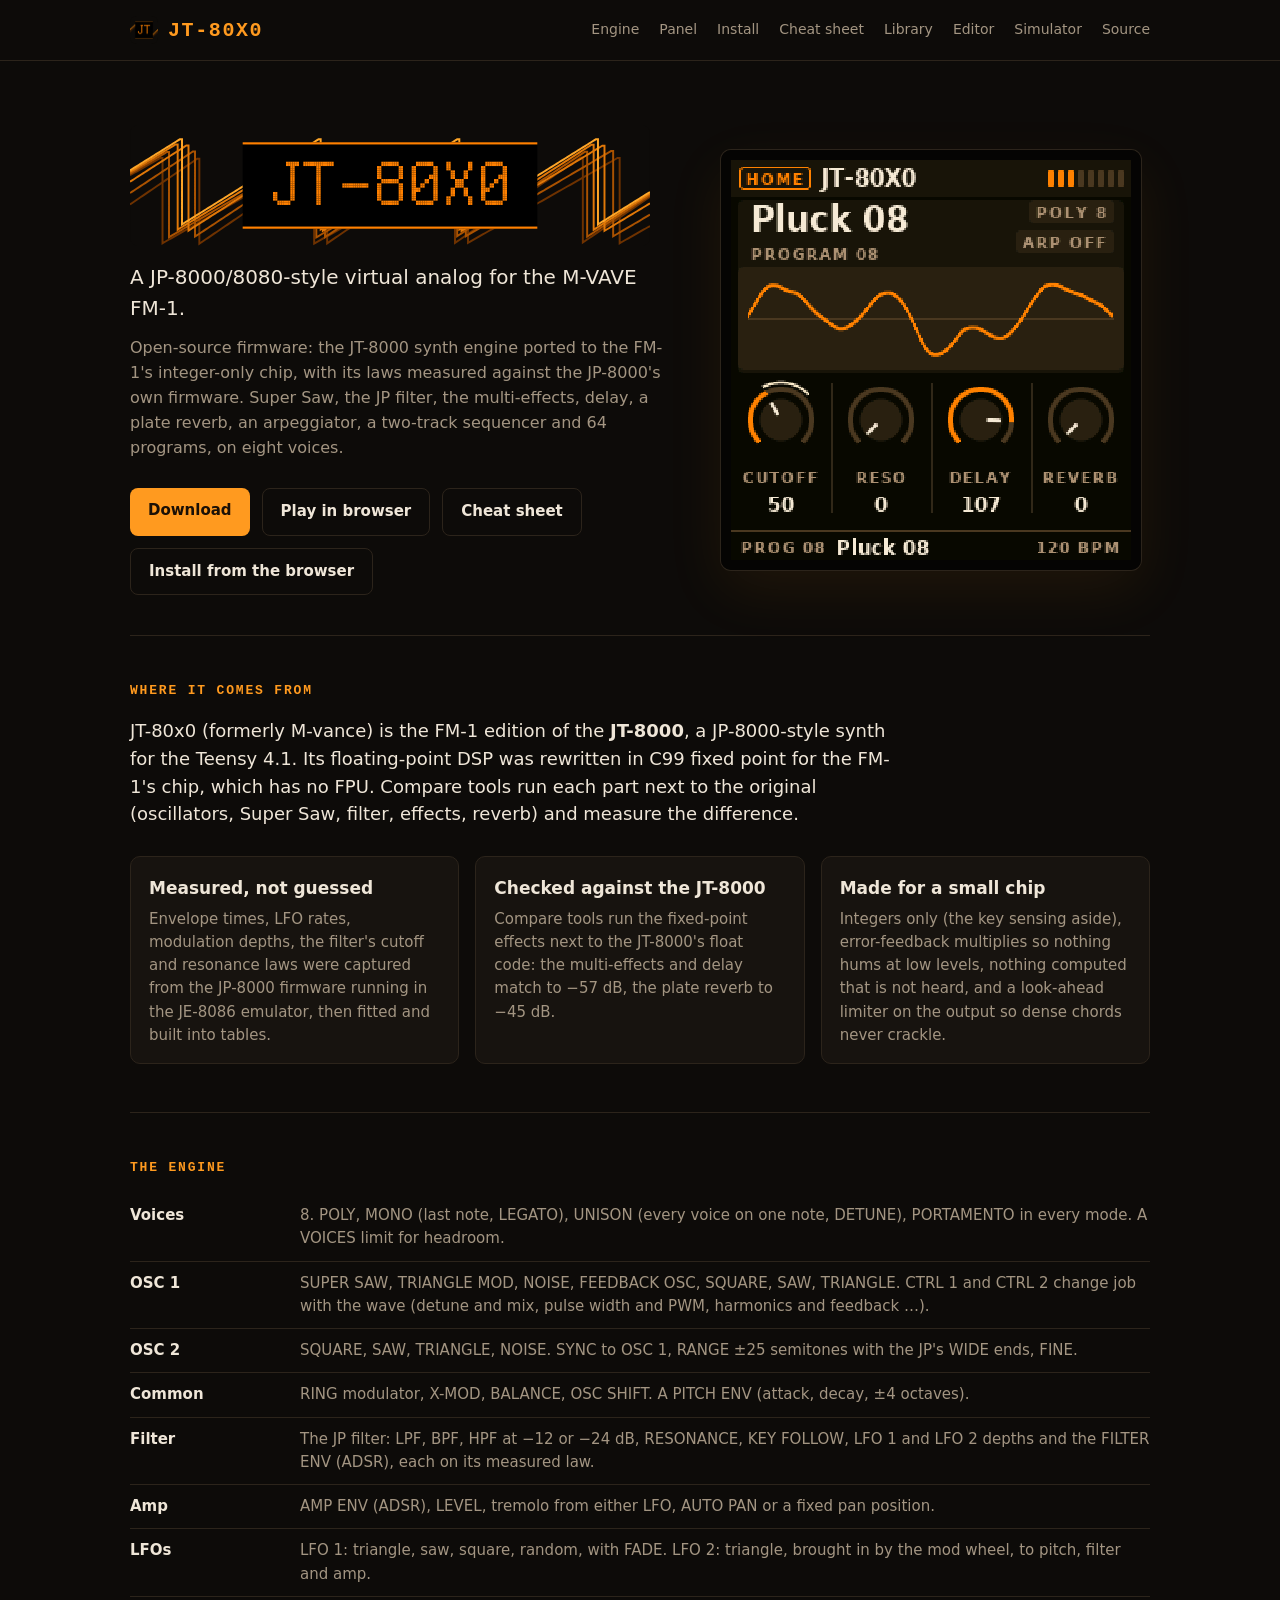
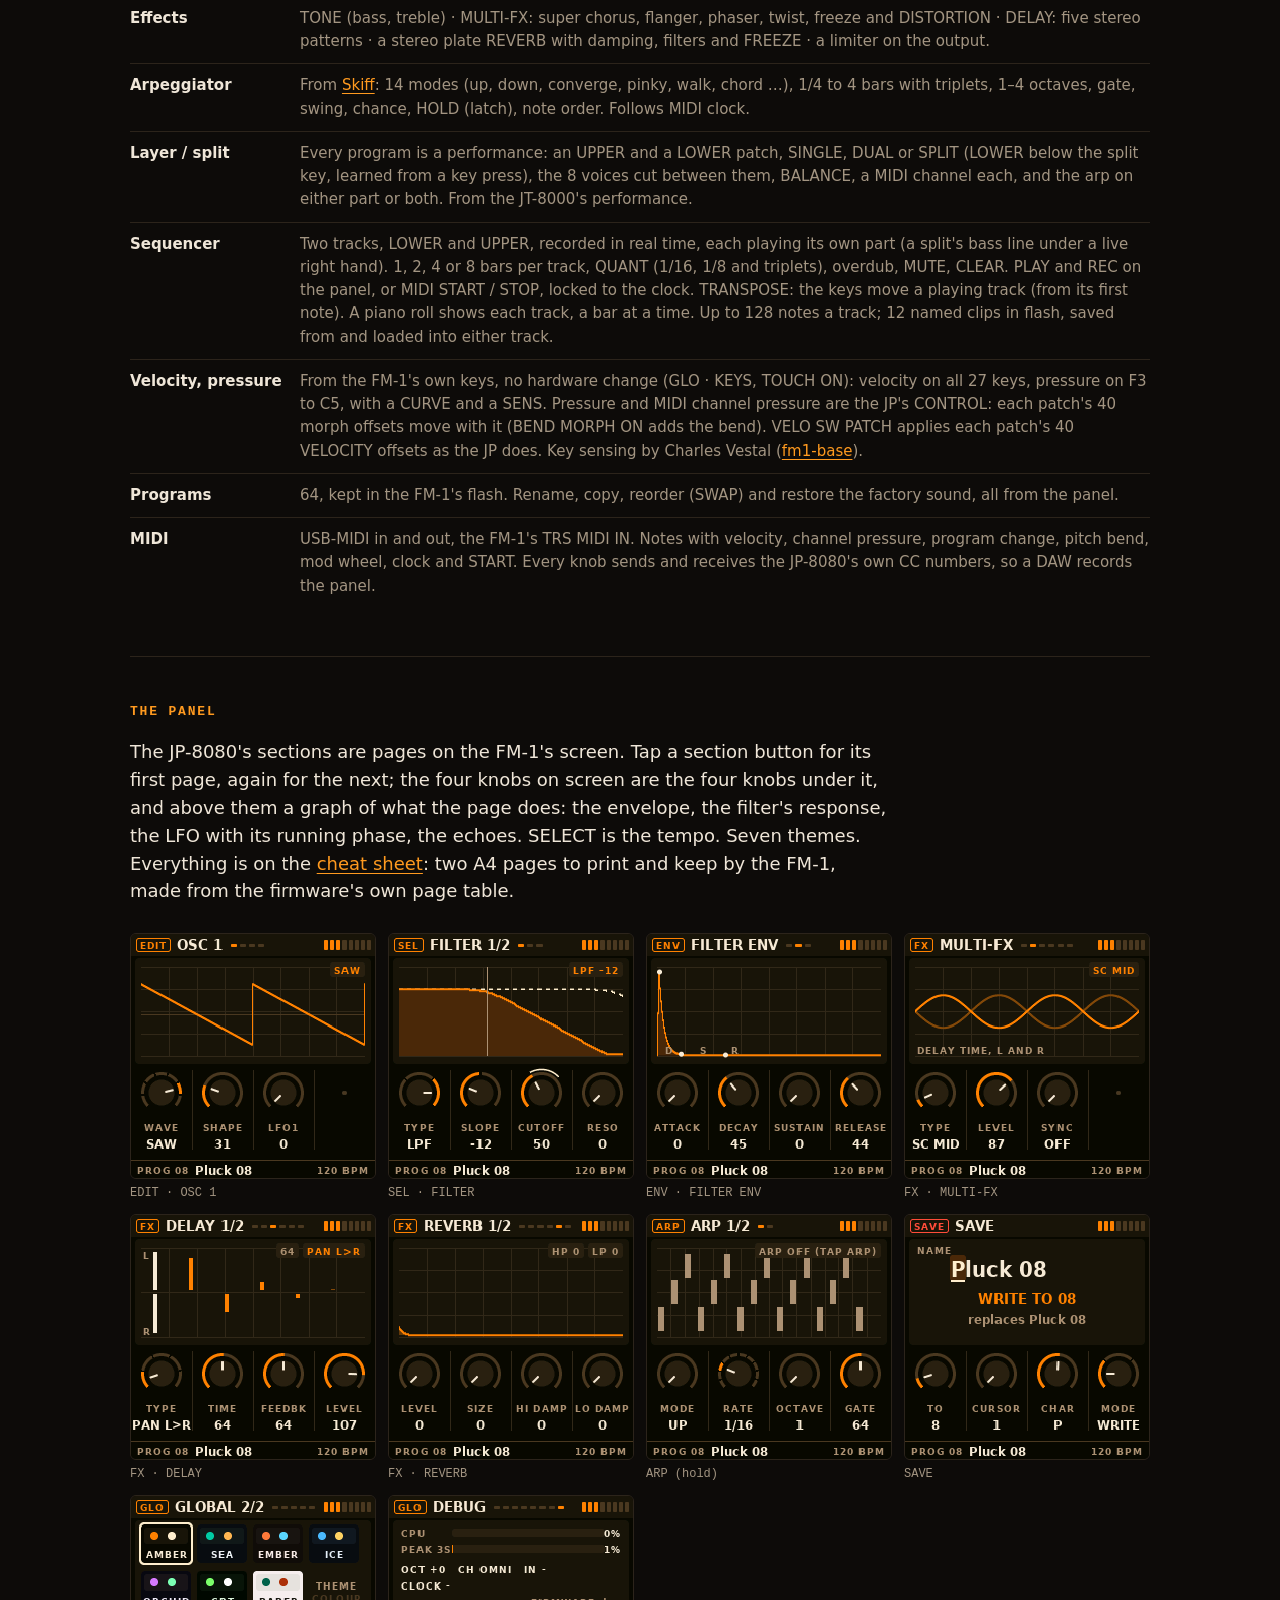
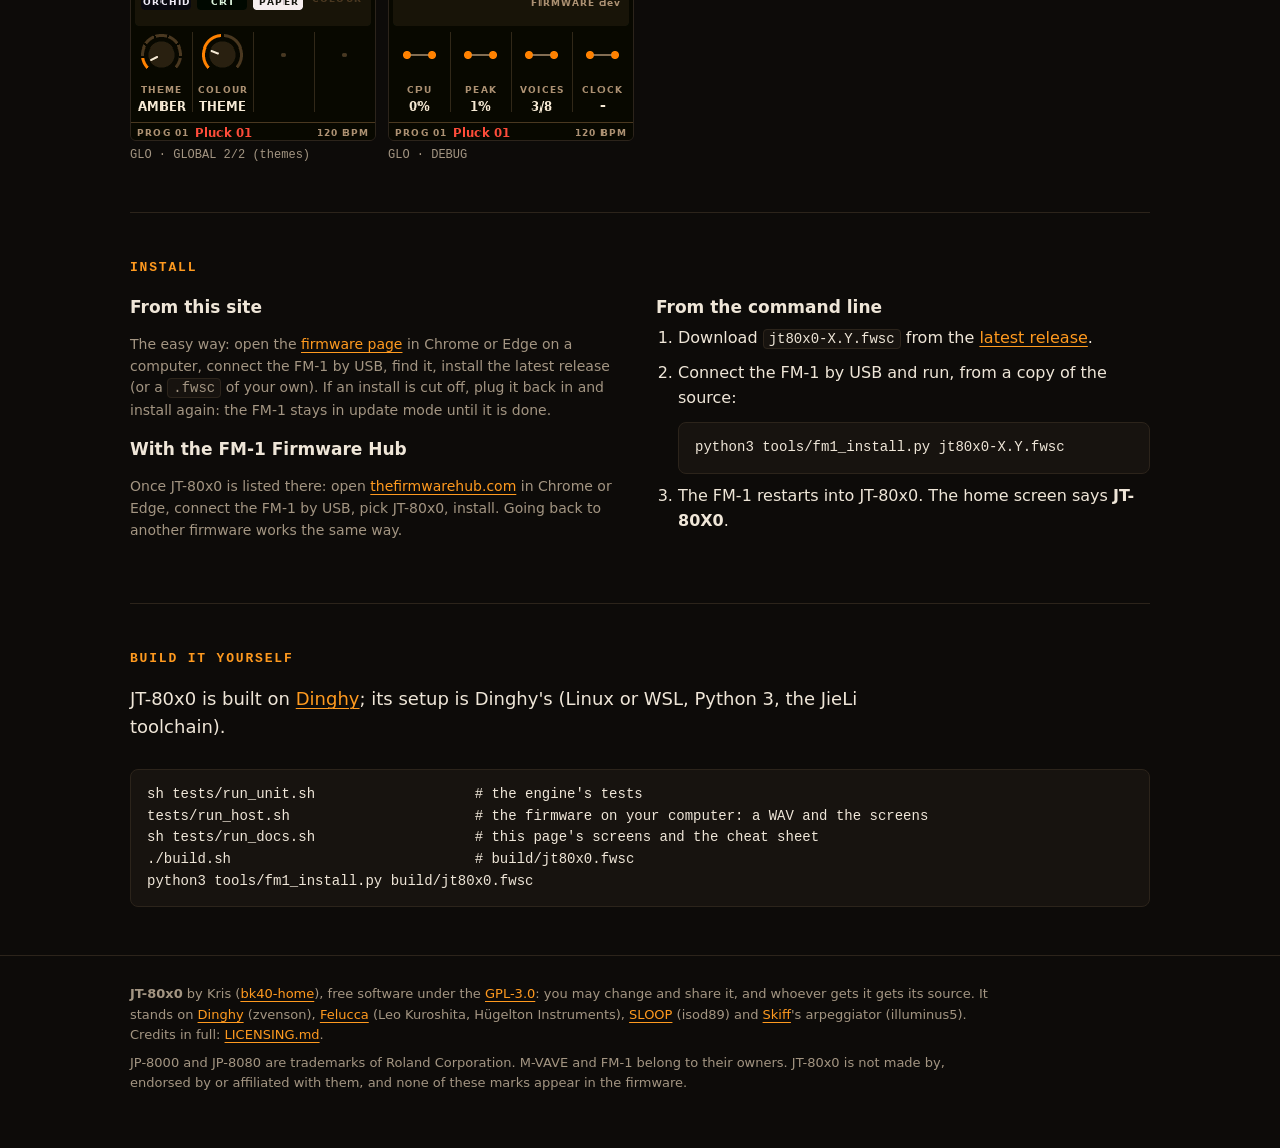
<file: docs/index.html>
<!doctype html>
<html lang="en">
<head>
<meta charset="utf-8">
<meta name="viewport" content="width=device-width, initial-scale=1">
<meta name="fm1-count" content="__COUNT__">
<title>JT-80x0</title>
<link rel="icon" type="image/png" href="img/icon.png">
<meta name="description" content="JT-80x0: open-source firmware that turns the M-VAVE FM-1 into a JP-8000/8080-style virtual analog synth, built on the JT-8000 engine.">
<!-- The JT-80x0 web page (GitHub Pages: .github/workflows/pages.yml publishes docs/). Hand-written; the cheat sheet
     (cheatsheet.html) and the screens (img/) are generated by tests/run_docs.sh. Self-contained: no external files
     (the page counter, flash/count.js, sends one image request when the workflow fills the fm1-count meta). -->
<script src="flash/count.js"></script>
<style>
:root {
  --bg: #0d0b09; --panel: #17130f; --line: #2c241b; --ink: #efe6d8; --mute: #a39582; --amber: #ff9a1f; --amber-dim: #b5650a;
  --mono: ui-monospace, "SFMono-Regular", Menlo, Consolas, monospace;
  --sans: system-ui, -apple-system, "Segoe UI", Roboto, Helvetica, Arial, sans-serif;
}
* { box-sizing: border-box; }
html { background: var(--bg); }
body { margin: 0; background: var(--bg); color: var(--ink); font: 16px/1.55 var(--sans); }
a { color: var(--amber); text-decoration-thickness: 1px; text-underline-offset: 3px; }
.wrap { max-width: 1060px; margin: 0 auto; padding: 0 20px; }
header.top { border-bottom: 1px solid var(--line); }
header.top .wrap { display: flex; align-items: center; gap: 24px; height: 60px; }
.mark { font: 700 20px/1 var(--mono); letter-spacing: .08em; color: var(--amber); text-decoration: none; }
nav { margin-left: auto; display: flex; gap: 20px; flex-wrap: wrap; }
nav a { color: var(--mute); text-decoration: none; font-size: 14px; }
nav a:hover { color: var(--ink); }

.hero { padding: 64px 0 40px; display: grid; grid-template-columns: 1.1fr .9fr; gap: 48px; align-items: center; }
.hero h1 { font: 700 clamp(40px, 7vw, 72px)/1 var(--mono); letter-spacing: .04em; margin: 0 0 16px; color: var(--amber); }
.hero p.lead { font-size: 20px; color: var(--ink); margin: 0 0 12px; }
.hero p.sub { color: var(--mute); margin: 0 0 28px; }
.cta { display: flex; gap: 12px; flex-wrap: wrap; }
.btn { display: inline-block; padding: 11px 18px; border-radius: 8px; font-weight: 600; text-decoration: none; font-size: 15px; }
.btn.primary { background: var(--amber); color: #1a1006; }
.btn.ghost { border: 1px solid var(--line); color: var(--ink); }
.btn:hover { filter: brightness(1.08); }
.screen { image-rendering: pixelated; width: 100%; max-width: 420px; aspect-ratio: 1; border-radius: 10px;
  border: 10px solid #050403; box-shadow: 0 0 0 1px var(--line), 0 20px 60px rgba(255,154,31,.08); justify-self: center; }

section { padding: 48px 0; border-top: 1px solid var(--line); }
h2 { font: 700 13px/1 var(--mono); letter-spacing: .14em; text-transform: uppercase; color: var(--amber); margin: 0 0 20px; }
h3 { margin: 0 0 6px; font-size: 17px; }
.lede { font-size: 18px; max-width: 760px; margin: 0 0 28px; }
.grid3 { display: grid; grid-template-columns: repeat(3, 1fr); gap: 16px; }
.card { background: var(--panel); border: 1px solid var(--line); border-radius: 10px; padding: 18px 18px 16px; }
.card p { margin: 0; color: var(--mute); font-size: 15px; }
.specs { width: 100%; border-collapse: collapse; font-size: 15px; }
.specs th { text-align: left; vertical-align: top; width: 170px; padding: 10px 16px 10px 0; color: var(--ink); font-weight: 600; border-top: 1px solid var(--line); }
.specs td { padding: 10px 0; color: var(--mute); border-top: 1px solid var(--line); }
.specs tr:first-child th, .specs tr:first-child td { border-top: 0; }
.shots { display: grid; grid-template-columns: repeat(4, 1fr); gap: 12px; }
.shots figure { margin: 0; }
.shots img { width: 100%; aspect-ratio: 1; image-rendering: pixelated; border-radius: 6px; border: 1px solid var(--line); display: block; }
.shots figcaption { font: 12px/1.4 var(--mono); color: var(--mute); margin-top: 6px; }
ol.steps { margin: 0; padding-left: 22px; }
ol.steps li { margin-bottom: 10px; }
code, pre { font-family: var(--mono); font-size: 14px; }
code { background: var(--panel); border: 1px solid var(--line); border-radius: 4px; padding: 1px 5px; }
pre { background: var(--panel); border: 1px solid var(--line); border-radius: 8px; padding: 14px 16px; overflow-x: auto; margin: 12px 0 0; }
.note { color: var(--mute); font-size: 14px; }
.two { display: grid; grid-template-columns: 1fr 1fr; gap: 32px; }
.two > *, .hero > *, .grid3 > * { min-width: 0; }   /* grid items may shrink (long code lines scroll instead) */
code { overflow-wrap: anywhere; }
footer { border-top: 1px solid var(--line); padding: 28px 0 48px; color: var(--mute); font-size: 13px; }
footer p { margin: 0 0 8px; max-width: 860px; }

@media (max-width: 820px) {
  .hero { grid-template-columns: 1fr; padding-top: 40px; gap: 32px; }
  .grid3, .two { grid-template-columns: 1fr; }
  .shots { grid-template-columns: repeat(2, 1fr); }
  .specs th { width: 120px; }
  nav { display: none; }
}
</style>
</head>
<body>

<header class="top"><div class="wrap">
  <a class="mark" href="#"><img src="img/icon.png" alt="" width="28" height="28" style="vertical-align:-8px;margin-right:10px;border-radius:6px">JT-80X0</a>
  <nav><a href="#engine">Engine</a><a href="#panel">Panel</a><a href="flash/">Install</a><a href="cheatsheet.html">Cheat sheet</a><a href="library.html">Library</a><a href="sim/editor.html">Editor</a><a href="sim/">Simulator</a><a href="https://github.com/bk40-home/M-vance">Source</a></nav>
</div></header>

<main class="wrap">

<div class="hero">
  <div>
    <h1><img src="img/logo.svg" alt="JT-80X0" style="width:100%;max-width:520px;display:block;border-radius:8px"></h1>
    <p class="lead">A JP-8000/8080-style virtual analog for the M-VAVE FM-1.</p>
    <p class="sub">Open-source firmware: the JT-8000 synth engine ported to the FM-1's integer-only chip, with its laws
      measured against the JP-8000's own firmware. Super Saw, the JP filter, the multi-effects, delay, a plate reverb,
      an arpeggiator, a two-track sequencer and 64 programs, on eight voices.</p>
    <div class="cta">
      <a class="btn primary" href="https://github.com/bk40-home/M-vance/releases/latest">Download</a>
      <a class="btn ghost" href="sim/">Play in browser</a>
      <a class="btn ghost" href="cheatsheet.html">Cheat sheet</a>
      <a class="btn ghost" href="flash/">Install from the browser</a>
    </div>
  </div>
  <img class="screen" src="img/home.png" alt="The JT-80x0 home screen on the FM-1: the program and its name, the play mode and arp chips, the scope, the four home knobs">
</div>

<section id="about">
  <h2>Where it comes from</h2>
  <p class="lede">JT-80x0 (formerly M-vance) is the FM-1 edition of the <b>JT-8000</b>, a JP-8000-style synth for the Teensy 4.1. Its
    floating-point DSP was rewritten in C99 fixed point for the FM-1's chip, which has no FPU. Compare tools run each
    part next to the original (oscillators, Super Saw, filter, effects, reverb) and measure the difference.</p>
  <div class="grid3">
    <div class="card"><h3>Measured, not guessed</h3><p>Envelope times, LFO rates, modulation depths, the filter's cutoff
      and resonance laws were captured from the JP-8000 firmware running in the JE-8086 emulator, then fitted and
      built into tables.</p></div>
    <div class="card"><h3>Checked against the JT-8000</h3><p>Compare tools run the fixed-point effects next to the
      JT-8000's float code: the multi-effects and delay match to −57 dB, the plate reverb to −45 dB.</p></div>
    <div class="card"><h3>Made for a small chip</h3><p>Integers only (the key sensing aside), error-feedback multiplies so nothing hums at
      low levels, nothing computed that is not heard, and a look-ahead limiter on the output so dense chords never
      crackle.</p></div>
  </div>
</section>

<section id="engine">
  <h2>The engine</h2>
  <table class="specs">
    <tr><th>Voices</th><td>8. POLY, MONO (last note, LEGATO), UNISON (every voice on one note, DETUNE), PORTAMENTO in every mode. A VOICES limit for headroom.</td></tr>
    <tr><th>OSC 1</th><td>SUPER SAW, TRIANGLE MOD, NOISE, FEEDBACK OSC, SQUARE, SAW, TRIANGLE. CTRL 1 and CTRL 2 change job with the wave (detune and mix, pulse width and PWM, harmonics and feedback …).</td></tr>
    <tr><th>OSC 2</th><td>SQUARE, SAW, TRIANGLE, NOISE. SYNC to OSC 1, RANGE ±25 semitones with the JP's WIDE ends, FINE.</td></tr>
    <tr><th>Common</th><td>RING modulator, X-MOD, BALANCE, OSC SHIFT. A PITCH ENV (attack, decay, ±4 octaves).</td></tr>
    <tr><th>Filter</th><td>The JP filter: LPF, BPF, HPF at −12 or −24 dB, RESONANCE, KEY FOLLOW, LFO 1 and LFO 2 depths and the FILTER ENV (ADSR), each on its measured law.</td></tr>
    <tr><th>Amp</th><td>AMP ENV (ADSR), LEVEL, tremolo from either LFO, AUTO PAN or a fixed pan position.</td></tr>
    <tr><th>LFOs</th><td>LFO 1: triangle, saw, square, random, with FADE. LFO 2: triangle, brought in by the mod wheel, to pitch, filter and amp.</td></tr>
    <tr><th>Effects</th><td>TONE (bass, treble) · MULTI-FX: super chorus, flanger, phaser, twist, freeze and DISTORTION · DELAY: five stereo patterns · a stereo plate REVERB with damping, filters and FREEZE · a limiter on the output.</td></tr>
    <tr><th>Arpeggiator</th><td>From <a href="https://github.com/illuminus5/skiff">Skiff</a>: 14 modes (up, down, converge, pinky, walk, chord …), 1/4 to 4 bars with triplets, 1–4 octaves, gate, swing, chance, HOLD (latch), note order. Follows MIDI clock.</td></tr>
    <tr><th>Layer / split</th><td>Every program is a performance: an UPPER and a LOWER patch, SINGLE, DUAL or SPLIT (LOWER below the split key, learned from a key press), the 8 voices cut between them, BALANCE, a MIDI channel each, and the arp on either part or both. From the JT-8000's performance.</td></tr>
    <tr><th>Sequencer</th><td>Two tracks, LOWER and UPPER, recorded in real time, each playing its own part (a split's bass line under a live right hand). 1, 2, 4 or 8 bars per track, QUANT (1/16, 1/8 and triplets), overdub, MUTE, CLEAR. PLAY and REC on the panel, or MIDI START / STOP, locked to the clock. TRANSPOSE: the keys move a playing track (from its first note). A piano roll shows each track, a bar at a time. Up to 128 notes a track; 12 named clips in flash, saved from and loaded into either track.</td></tr>
    <tr><th>Velocity, pressure</th><td>From the FM-1's own keys, no hardware change (GLO · KEYS, TOUCH ON): velocity on all 27 keys, pressure on F3 to C5, with a CURVE and a SENS. Pressure and MIDI channel pressure are the JP's CONTROL: each patch's 40 morph offsets move with it (BEND MORPH ON adds the bend). VELO SW PATCH applies each patch's 40 VELOCITY offsets as the JP does. Key sensing by Charles Vestal (<a href="https://github.com/charlesvestal/fm1-base">fm1-base</a>).</td></tr>
    <tr><th>Programs</th><td>64, kept in the FM-1's flash. Rename, copy, reorder (SWAP) and restore the factory sound, all from the panel.</td></tr>
    <tr><th>MIDI</th><td>USB-MIDI in and out, the FM-1's TRS MIDI IN. Notes with velocity, channel pressure, program change, pitch bend, mod wheel, clock and START. Every knob sends and receives the JP-8080's own CC numbers, so a DAW records the panel.</td></tr>
  </table>
</section>

<section id="panel">
  <h2>The panel</h2>
  <p class="lede">The JP-8080's sections are pages on the FM-1's screen. Tap a section button for its first page, again
    for the next; the four knobs on screen are the four knobs under it, and above them a graph of what the page does:
    the envelope, the filter's response, the LFO with its running phase, the echoes. SELECT is the tempo. Seven themes.
    Everything is on the <a href="cheatsheet.html">cheat sheet</a>: two A4 pages to print and keep by the FM-1, made
    from the firmware's own page table.</p>
  <div class="shots">
    <figure><img src="img/osc1.png" alt="The OSC 1 page: WAVE, and the wave's two controls"><figcaption>EDIT · OSC 1</figcaption></figure>
    <figure><img src="img/filter.png" alt="The FILTER page: TYPE, SLOPE, CUTOFF, RESO"><figcaption>SEL · FILTER</figcaption></figure>
    <figure><img src="img/filter-env.png" alt="The FILTER ENV page: attack, decay, sustain, release"><figcaption>ENV · FILTER ENV</figcaption></figure>
    <figure><img src="img/multi-fx.png" alt="The MULTI-FX page: type and level"><figcaption>FX · MULTI-FX</figcaption></figure>
    <figure><img src="img/delay.png" alt="The DELAY page: type, time, feedback, level"><figcaption>FX · DELAY</figcaption></figure>
    <figure><img src="img/reverb.png" alt="The REVERB page: level, size, high and low damping"><figcaption>FX · REVERB</figcaption></figure>
    <figure><img src="img/arp.png" alt="The ARP page: mode, rate, octave, gate"><figcaption>ARP (hold)</figcaption></figure>
    <figure><img src="img/save.png" alt="The SAVE page: target slot, name cursor and character, mode"><figcaption>SAVE</figcaption></figure>
    <figure><img src="img/themes.png" alt="GLOBAL 2/2: the seven themes and COLOUR"><figcaption>GLO · GLOBAL 2/2 (themes)</figcaption></figure>
    <figure><img src="img/debug.png" alt="The DEBUG page: CPU, peak, voices, octave, MIDI channel, notes in, clock, firmware"><figcaption>GLO · DEBUG</figcaption></figure>
  </div>
</section>

<section id="install">
  <h2>Install</h2>
  <div class="two">
    <div>
      <h3>From this site</h3>
      <p class="note">The easy way: open the <a href="flash/">firmware page</a> in Chrome or Edge on a computer, connect
        the FM-1 by USB, find it, install the latest release (or a <code>.fwsc</code> of your own). If an install is cut
        off, plug it back in and install again: the FM-1 stays in update mode until it is done.</p>
      <h3>With the FM-1 Firmware Hub</h3>
      <p class="note">Once JT-80x0 is listed there: open <a href="https://thefirmwarehub.com">thefirmwarehub.com</a>
        in Chrome or Edge, connect the FM-1 by USB, pick JT-80x0, install. Going back to another firmware works the same way.</p>
    </div>
    <div>
      <h3>From the command line</h3>
      <ol class="steps">
        <li>Download <code>jt80x0-X.Y.fwsc</code> from the <a href="https://github.com/bk40-home/M-vance/releases/latest">latest release</a>.</li>
        <li>Connect the FM-1 by USB and run, from a copy of the source:
          <pre>python3 tools/fm1_install.py jt80x0-X.Y.fwsc</pre></li>
        <li>The FM-1 restarts into JT-80x0. The home screen says <b>JT-80X0</b>.</li>
      </ol>
    </div>
  </div>
</section>

<section id="build">
  <h2>Build it yourself</h2>
  <p class="lede">JT-80x0 is built on <a href="https://github.com/zvenson/dinghy">Dinghy</a>; its setup is Dinghy's
    (Linux or WSL, Python 3, the JieLi toolchain).</p>
<pre>sh tests/run_unit.sh                   # the engine's tests
tests/run_host.sh                      # the firmware on your computer: a WAV and the screens
sh tests/run_docs.sh                   # this page's screens and the cheat sheet
./build.sh                             # build/jt80x0.fwsc
python3 tools/fm1_install.py build/jt80x0.fwsc</pre>
</section>

</main>

<footer><div class="wrap">
  <p><b>JT-80x0</b> by Kris (<a href="https://github.com/bk40-home">bk40-home</a>), free software under the
    <a href="https://github.com/bk40-home/M-vance/blob/main/LICENSE">GPL-3.0</a>: you may change and share it, and
    whoever gets it gets its source. It stands on <a href="https://github.com/zvenson/dinghy">Dinghy</a> (zvenson),
    <a href="https://github.com/hugelton/Felucca">Felucca</a> (Leo Kuroshita, Hügelton Instruments),
    <a href="https://github.com/isod89/sloop-fm1">SLOOP</a> (isod89) and <a href="https://github.com/illuminus5/skiff">Skiff</a>'s
    arpeggiator (illuminus5). Credits in full: <a href="https://github.com/bk40-home/M-vance/blob/main/LICENSING.md">LICENSING.md</a>.</p>
  <p>JP-8000 and JP-8080 are trademarks of Roland Corporation. M-VAVE and FM-1 belong to their owners. JT-80x0 is
    not made by, endorsed by or affiliated with them, and none of these marks appear in the firmware.</p>
</div></footer>

</body>
</html>
</file>
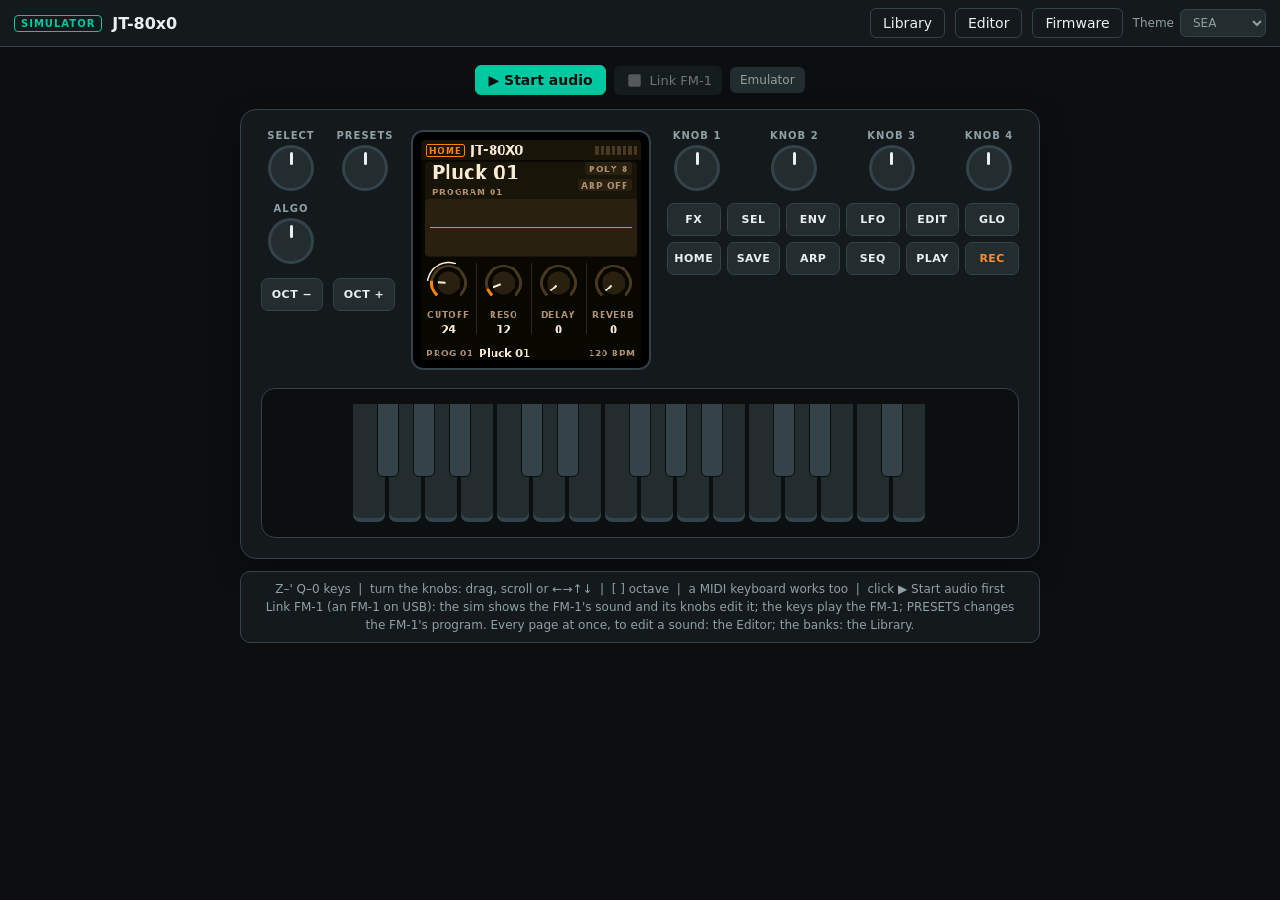
<file: docs/sim/index.html>
<!doctype html>
<html lang="en" data-theme="sea">
<!-- SPDX-License-Identifier: GPL-3.0-only -->
<meta charset="utf-8">
<meta name="viewport" content="width=device-width, initial-scale=1">
<meta name="fm1-count" content="__COUNT__">
<title>JT-80x0 simulator</title>
<!-- The look: fm1-kit's (theme.css: the FM-1 screen's six themes; sim.css: the panel), the same in every firmware's
     simulator, the bank editor and the patch library. The theme is remembered for the site (theme.js) -->
<link rel="stylesheet" href="theme.css?v=20261123211538">
<link rel="stylesheet" href="sim.css?v=20261123211538">
<script src="theme.js?v=20261123211538"></script>
<script src="count.js?v=20261123211538"></script>
<header class="kit-top">
  <span class="badge">SIMULATOR</span>
  <span class="name">JT-80x0</span>
  <span class="spacer"></span>
  <a class="btn" href="../library.html" target="mvance-library">Library</a>
  <a class="btn" href="editor.html" target="mvance-editor">Editor</a>
  <a class="btn" href="../flash/">Firmware</a>
  <label>Theme <select data-theme-picker aria-label="Theme"></select></label>
</header>
<div class="page">

<div class="topbar">
  <button id="start" class="primary">&#9654; Start audio</button>
  <label class="link off" id="linkBox" title="keep the FM-1's sound and the sim's the same, both ways (an FM-1 on USB)">
    <input type="checkbox" id="link" disabled> Link FM-1</label>
  <span id="mode" class="mode">Emulator</span>
</div>

<div class="synth">
  <div class="top">
    <!-- left cluster: three encoders + octave -->
    <div class="kgrid">
      <div class="kwrap"><div class="klabel">Select</div><div class="knob" data-enc="0"><i class="ind"></i></div></div>
      <div class="kwrap"><div class="klabel">Presets</div><div class="knob" data-enc="6"><i class="ind"></i></div></div>
      <div class="kwrap"><div class="klabel">Algo</div><div class="knob" data-enc="1"><i class="ind"></i></div></div>
      <div></div>
      <div class="octrow"><button data-btn="0">OCT &#8722;</button><button data-btn="1">OCT +</button></div>
    </div>

    <!-- centre: the LCD -->
    <div class="lcd"><canvas id="screen" width="240" height="240"></canvas></div>

    <!-- right cluster: four knobs + the button grid -->
    <div class="right">
      <div class="krow">
        <div class="kwrap"><div class="klabel">Knob 1</div><div class="knob" data-enc="2"><i class="ind"></i></div></div>
        <div class="kwrap"><div class="klabel">Knob 2</div><div class="knob" data-enc="3"><i class="ind"></i></div></div>
        <div class="kwrap"><div class="klabel">Knob 3</div><div class="knob" data-enc="4"><i class="ind"></i></div></div>
        <div class="kwrap"><div class="klabel">Knob 4</div><div class="knob" data-enc="5"><i class="ind"></i></div></div>
      </div>
      <div class="btngrid">
        <button data-btn="2">FX</button>
        <button data-btn="3">SEL</button>
        <button data-btn="4">ENV</button>
        <button data-btn="5">LFO</button>
        <button data-btn="6">EDIT</button>
        <button data-btn="7">GLO</button>
        <button data-btn="8">HOME</button>
        <button data-btn="9">SAVE</button>
        <button data-btn="10">ARP</button>
        <button data-btn="11">SEQ</button>
        <button data-btn="12">PLAY</button>
        <button data-btn="13" class="rec">REC</button>
      </div>
    </div>
  </div>

  <div id="kbwell"><div id="keys"></div></div>
</div>

<p class="help">Z&ndash;' Q&ndash;0 keys &nbsp;|&nbsp; turn the knobs: drag, scroll or &larr;&rarr;&uarr;&darr; &nbsp;|&nbsp;
  [ ] octave &nbsp;|&nbsp; a MIDI keyboard works too &nbsp;|&nbsp; click &#9654; Start audio first<br>
  Link FM-1 (an FM-1 on USB): the sim shows the FM-1's sound and its knobs edit it; the keys play the FM-1;
  PRESETS changes the FM-1's program. Every page at once, to edit a sound: the Editor; the banks: the Library.</p>
</div>

<!-- ?v=20261123211538: sim/build.sh stamps the build id into the docs/ copy, so a browser never mixes a cached old
     script with a new page (Kris 13 Nov: tiles missing until a hard reload). Unstamped (served from sim/) it is a
     constant: harmless -->
<script src="mvance.js?v=20261123211538"></script>
<script type="module" src="sim.js?v=20261123211538"></script>
</file>
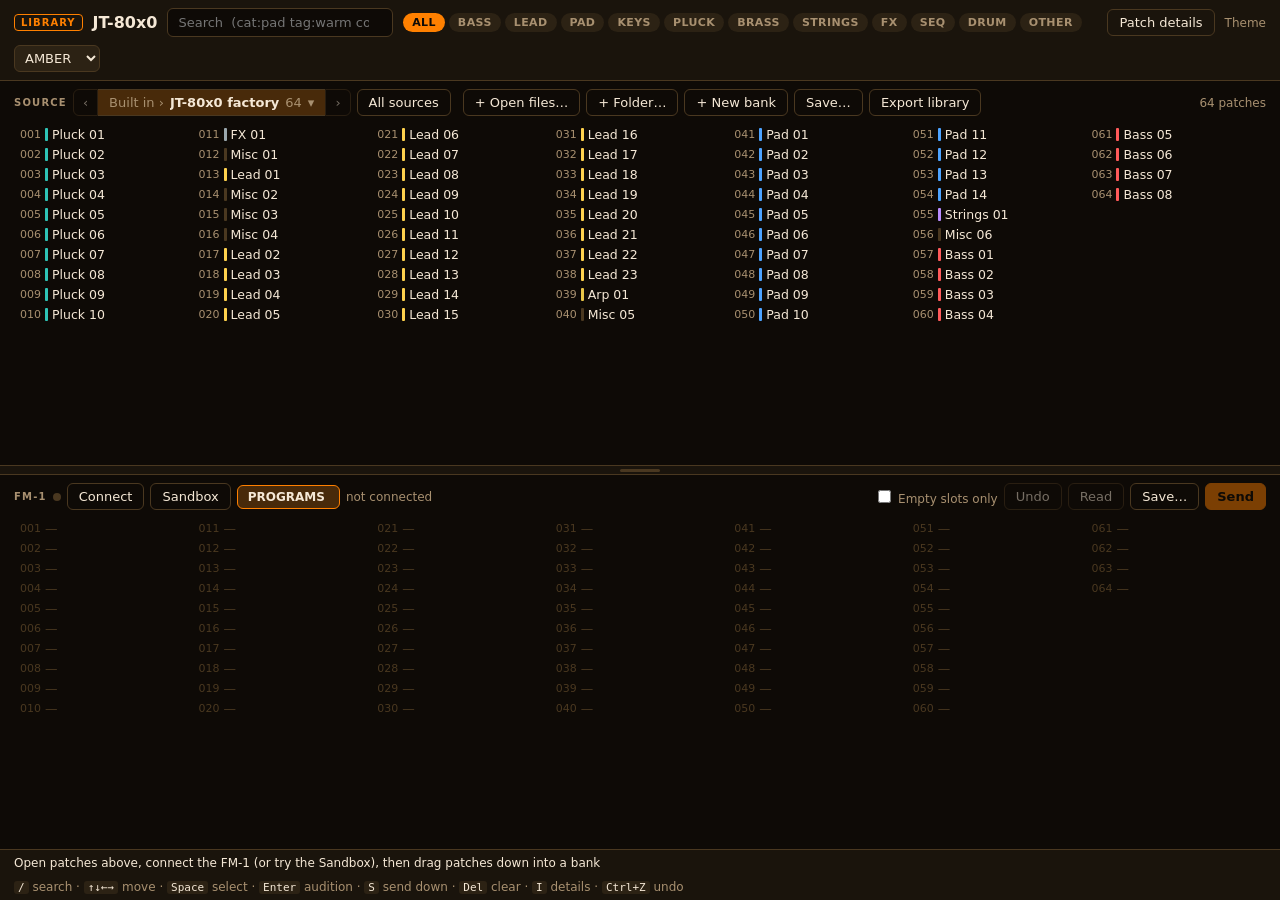
<file: docs/bank.html>
<!DOCTYPE html>
<!-- SPDX-License-Identifier: GPL-3.0-only. GENERATED by tools/gen_library_page.py: the bank page became library.html
     (the patch library) and sim/editor.html (the sound editor), Kris 15 Nov 2026 -->
<html lang="en"><head><meta charset="utf-8"><title>JT-80x0 library</title>
<meta http-equiv="refresh" content="0; url=library.html"></head>
<body style="font:14px system-ui,sans-serif;background:#0E0A06;color:#F5E8D6;margin:24px">
<p>The bank page is now the <a href="library.html" style="color:#FF8000">patch library</a>; sounds are edited in the
<a href="sim/editor.html" style="color:#FF8000">editor</a>.</p></body></html>
</file>
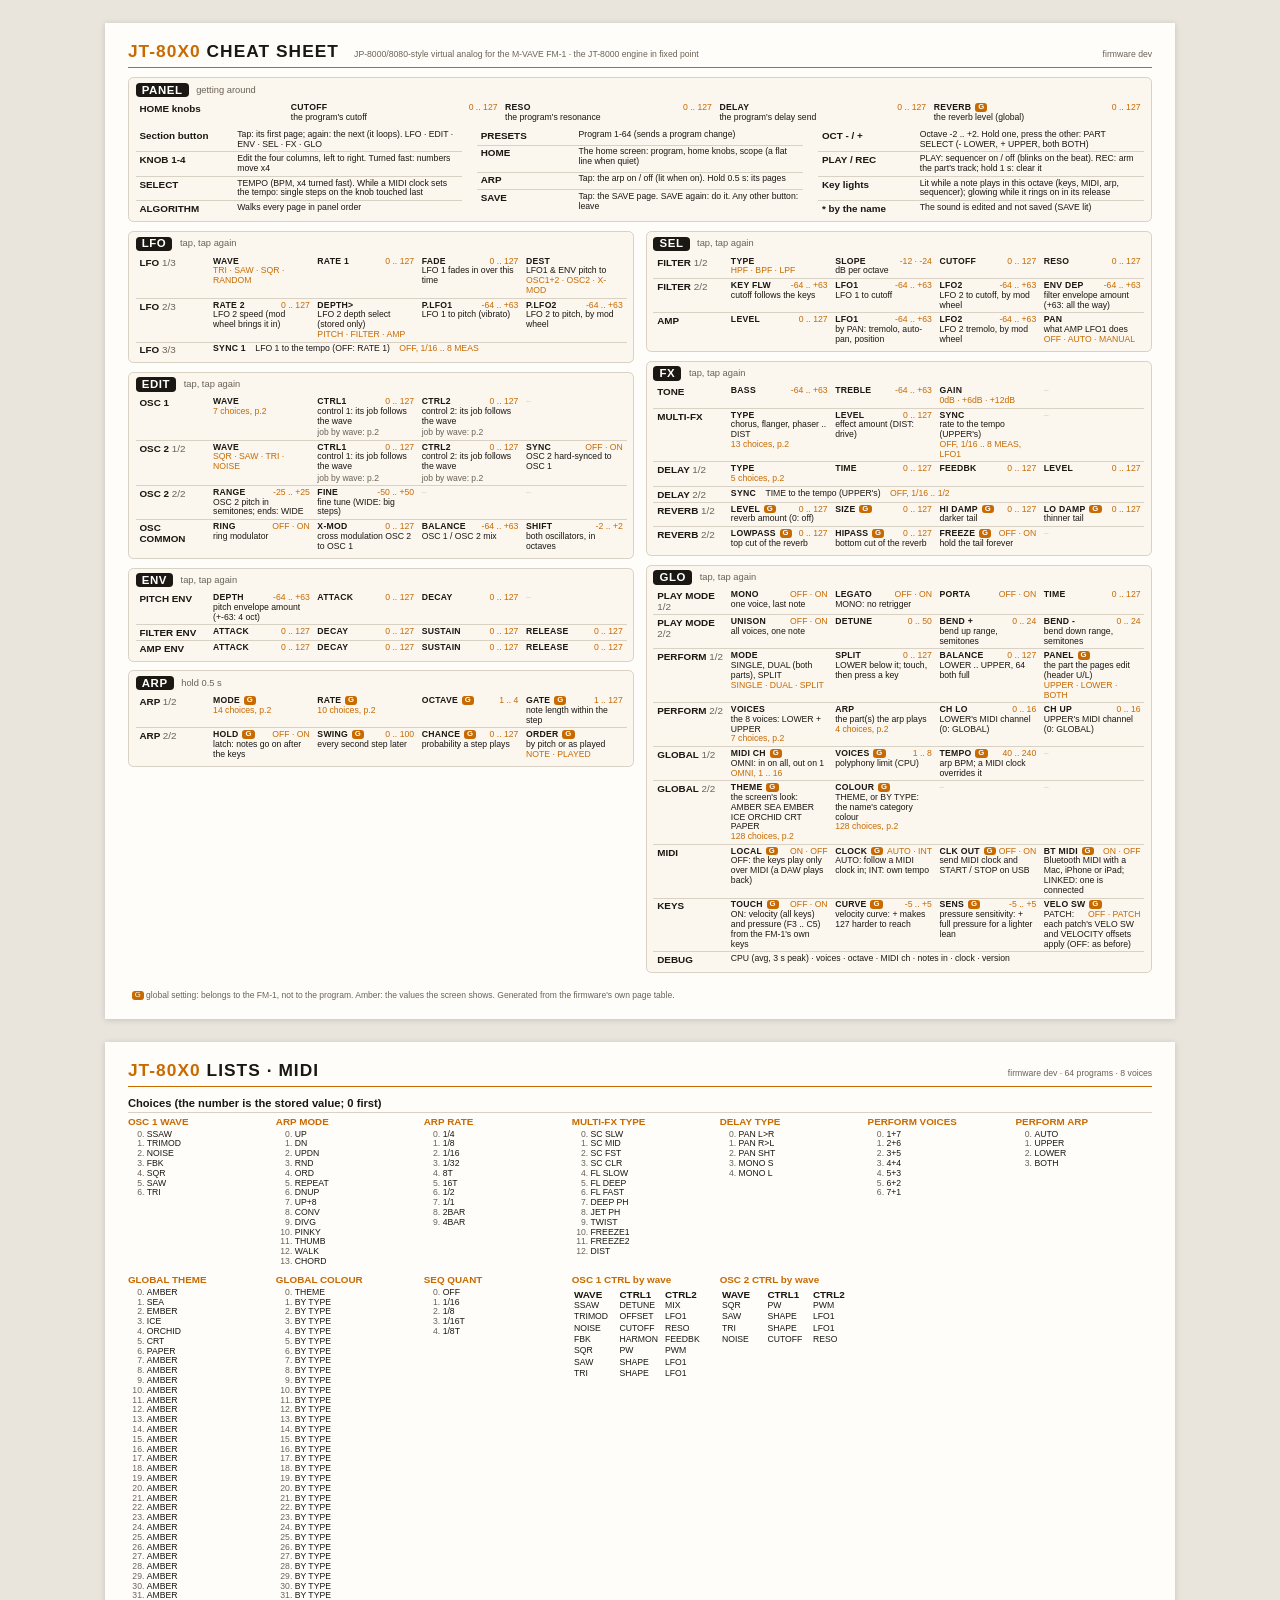
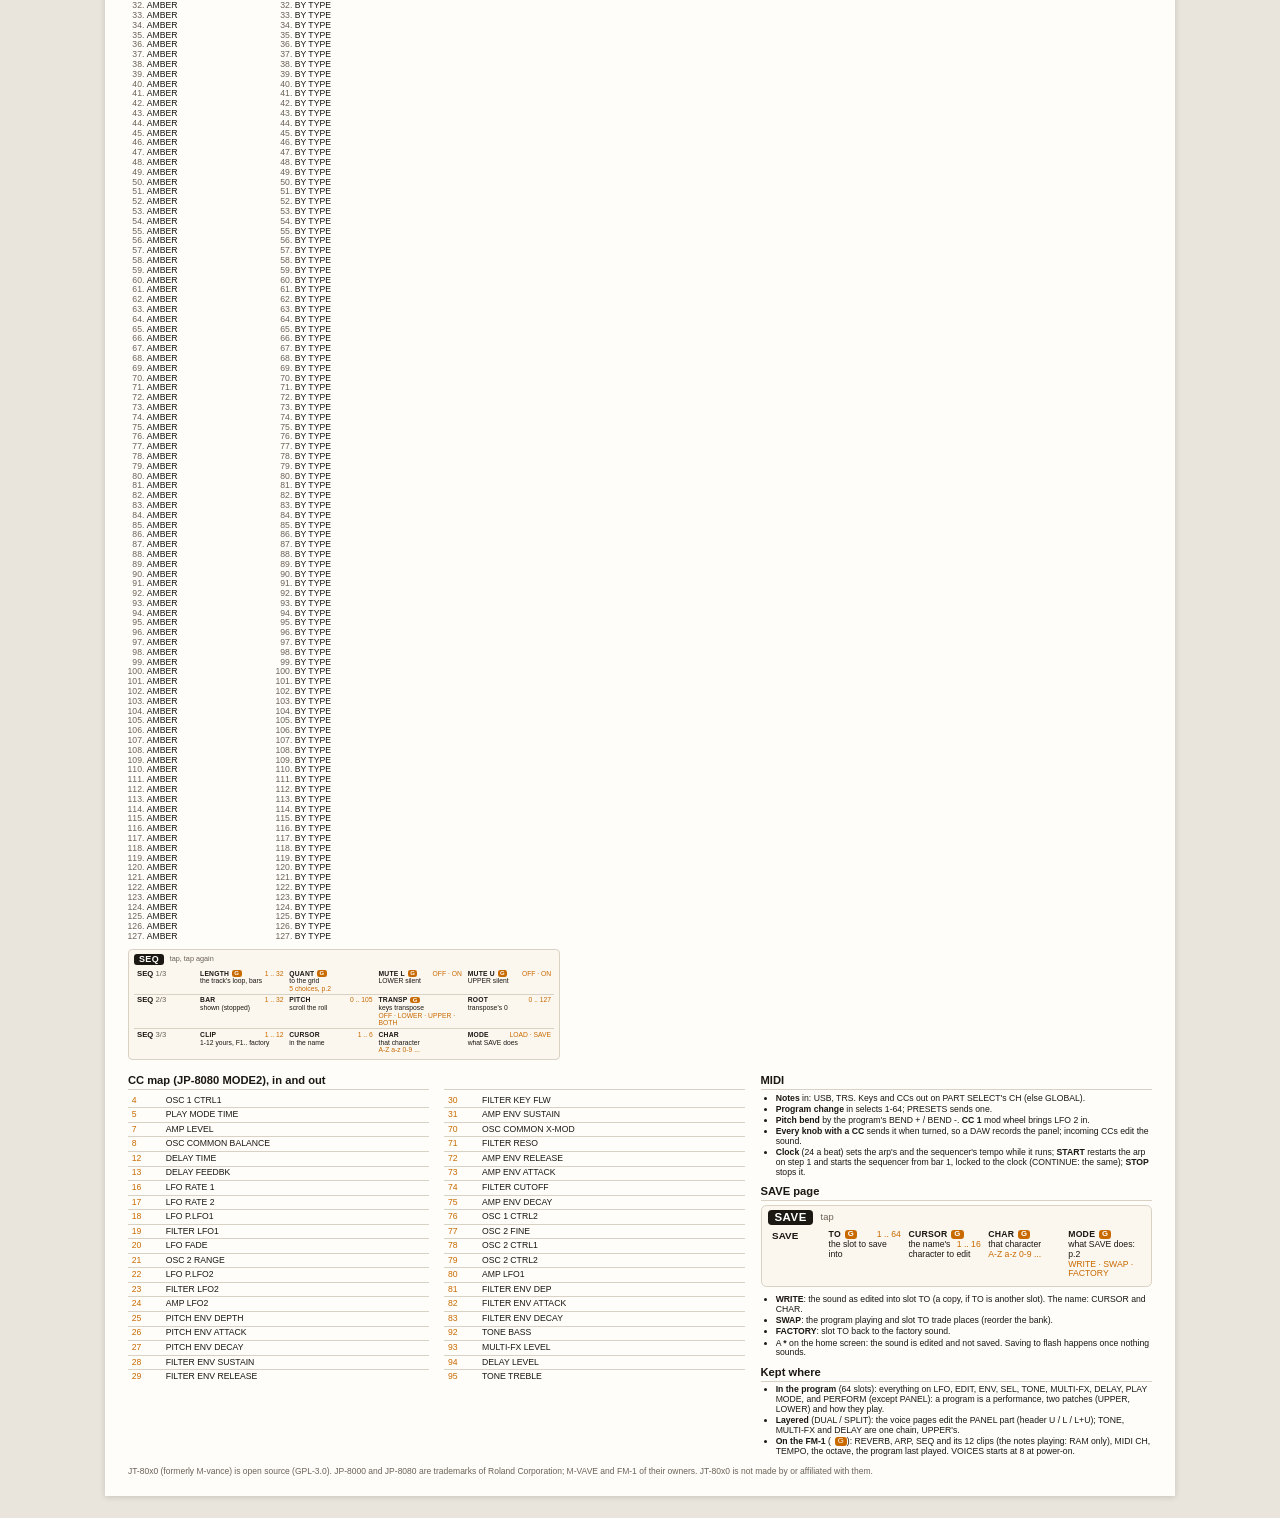
<file: docs/cheatsheet.html>
<!doctype html>
<html lang="en">
<head>
<meta charset="utf-8">
<meta name="viewport" content="width=device-width, initial-scale=1">
<title>JT-80x0 cheat sheet</title>
<!-- Generated by tools/gen_cheatsheet.py from the firmware's panel (build/pages.json). Do not edit by hand. -->
<style>
:root { --ink:#1b1712; --mute:#6b6257; --rule:#d9d1c4; --amber:#c86a00; --paper:#fffdf9; --card:#fbf6ee; }
@page { size: A4 landscape; margin: 6mm; }
* { box-sizing: border-box; }
html { background: #e9e4dc; }
body { margin: 0; color: var(--ink); background: #e9e4dc;
  font: 6.5pt/1.13 "Helvetica Neue", Arial, sans-serif; -webkit-print-color-adjust: exact; print-color-adjust: exact; }
.sheet { width: 283mm; min-height: 196mm; margin: 6mm auto; padding: 5mm 6mm; background: var(--paper);
  box-shadow: 0 1px 6px rgba(0,0,0,.15); break-after: page; }
.sheet:last-child { break-after: auto; }
header { display: flex; align-items: baseline; gap: 4mm; border-bottom: 1.4pt solid var(--amber); padding-bottom: 1.5mm; margin-bottom: 2.5mm; }
header h1 { margin: 0; font-size: 13pt; letter-spacing: .06em; }
header h1 b { color: var(--amber); }
header .tag { color: var(--mute); }
header .ver { margin-left: auto; color: var(--mute); font-variant-numeric: tabular-nums; }
.grid { display: grid; grid-template-columns: 1fr 1fr; gap: 0 3mm; align-items: start; }
.card { background: var(--card); border: .6pt solid var(--rule); border-radius: 1.4mm; padding: 1.2mm 1.8mm 1.3mm;
  break-inside: avoid; margin-bottom: 2.2mm; display: inline-block; width: 100%; }
.card h2 { margin: 0 0 1mm; font-size: 8.6pt; display: flex; align-items: center; gap: 2mm; }
.btn { display: inline-block; background: var(--ink); color: #fff; border-radius: 1mm; padding: .2mm 1.6mm; letter-spacing: .05em; }
.how { color: var(--mute); font-weight: normal; font-size: 7pt; }
table { width: 100%; border-collapse: collapse; table-layout: fixed; }
col.c0 { width: 15%; }
th, td { text-align: left; vertical-align: top; padding: .5mm 1mm; border-top: .5pt solid var(--rule); }
tr:first-child th, tr:first-child td { border-top: 0; }
th { font-size: 7.4pt; }
.sub { color: var(--mute); font-weight: normal; }
.kl { font-weight: bold; letter-spacing: .03em; }
.kw { color: var(--ink); }
.kv { color: var(--amber); font-variant-numeric: tabular-nums; font-weight: normal; }
.kv.r { float: right; letter-spacing: 0; }
.pw { color: var(--mute); font-size: 6.4pt; margin-top: .4mm; }
.nk { color: var(--rule); }
.g { display: inline-block; margin-left: 1mm; font-size: 5.8pt; color: #fff; background: var(--amber); border-radius: .8mm; padding: 0 .8mm; vertical-align: 1px; }
.around { margin-bottom: 2.4mm; }
.homek { margin-bottom: 1mm; } .homek th { width: 15%; }
.around2 { display: grid; grid-template-columns: 1fr 1fr 1fr; gap: 0 4mm; }
.around2 th { width: 30%; }
.lists { display: grid; grid-template-columns: repeat(7, 1fr); gap: 2mm 3mm; }
.seqcard { grid-column: span 3; zoom: .78; }  /* the SEQ card in the lists' free corner, a little smaller (page 2 is full below) */
td.one > div { display: inline; margin-right: 2.5mm; }   /* a one-knob page: label, value, what on one line */
td.one .kv.r { float: none; margin-left: 1.5mm; }
.pwt { grid-column: span 1; } .pwt th, .pwt td { padding: .2mm .6mm; border: 0; }
.lst h3 { margin: 0 0 .6mm; font-size: 7.4pt; color: var(--amber); }
.lst ol { margin: 0; padding-left: 5mm; }
.lst li::marker { color: var(--mute); font-variant-numeric: tabular-nums; }
h2.p2 { font-size: 8.4pt; margin: 2mm 0 1mm; border-bottom: .6pt solid var(--rule); padding-bottom: .6mm; }
.cols3 { display: grid; grid-template-columns: 1fr 1fr 1.3fr; gap: 0 4mm; }
.cc td:first-child { width: 9mm; color: var(--amber); font-variant-numeric: tabular-nums; }
ul.notes { margin: 0; padding-left: 4mm; }
ul.notes li { margin-bottom: .35mm; }
footer { margin-top: 2.5mm; color: var(--mute); font-size: 6.4pt; }
@media screen and (max-width: 300mm) { .sheet { width: auto; margin: 0; box-shadow: none; }
  .grid, .around2, .cols3 { grid-template-columns: 1fr; } .lists { grid-template-columns: repeat(2, 1fr); } }
@media print { html, body { background: #fff; } .sheet { margin: 0; box-shadow: none; width: auto; min-height: 0; padding: 0; } }
</style>
</head>
<body>
<div class="sheet">
<header><h1><b>JT-80X0</b> CHEAT SHEET</h1><span class="tag">JP-8000/8080-style virtual analog for the M-VAVE FM-1 · the JT-8000 engine in fixed point</span><span class="ver">firmware dev</span></header>
<section class="card around"><h2><span class="btn">PANEL</span><span class="how">getting around</span></h2>
<table class="homek"><tr><th>HOME knobs</th><td><div class="kl">CUTOFF<span class="kv r">0 .. 127</span></div><div class="kw">the program&#x27;s cutoff</div></td><td><div class="kl">RESO<span class="kv r">0 .. 127</span></div><div class="kw">the program&#x27;s resonance</div></td><td><div class="kl">DELAY<span class="kv r">0 .. 127</span></div><div class="kw">the program&#x27;s delay send</div></td><td><div class="kl">REVERB<span class="g" title="global: not in the program">G</span><span class="kv r">0 .. 127</span></div><div class="kw">the reverb level (global)</div></td></tr></table>
<div class="around2"><table><tr><th>Section button</th><td>Tap: its first page; again: the next (it loops). LFO · EDIT · ENV · SEL · FX · GLO</td></tr><tr><th>KNOB 1-4</th><td>Edit the four columns, left to right. Turned fast: numbers move x4</td></tr><tr><th>SELECT</th><td>TEMPO (BPM, x4 turned fast). While a MIDI clock sets the tempo: single steps on the knob touched last</td></tr><tr><th>ALGORITHM</th><td>Walks every page in panel order</td></tr></table><table><tr><th>PRESETS</th><td>Program 1-64 (sends a program change)</td></tr><tr><th>HOME</th><td>The home screen: program, home knobs, scope (a flat line when quiet)</td></tr><tr><th>ARP</th><td>Tap: the arp on / off (lit when on). Hold 0.5 s: its pages</td></tr><tr><th>SAVE</th><td>Tap: the SAVE page. SAVE again: do it. Any other button: leave</td></tr></table><table><tr><th>OCT - / +</th><td>Octave -2 .. +2. Hold one, press the other: PART SELECT (- LOWER, + UPPER, both BOTH)</td></tr><tr><th>PLAY / REC</th><td>PLAY: sequencer on / off (blinks on the beat). REC: arm the part&#x27;s track; hold 1 s: clear it</td></tr><tr><th>Key lights</th><td>Lit while a note plays in this octave (keys, MIDI, arp, sequencer); glowing while it rings on in its release</td></tr><tr><th>* by the name</th><td>The sound is edited and not saved (SAVE lit)</td></tr></table></div></section>
<div class="grid"><div><section class="card"><h2><span class="btn">LFO</span><span class="how">tap, tap again</span></h2><table><colgroup><col class="c0"><col><col><col><col></colgroup><tr><th>LFO <span class="sub">1/3</span></th><td><div class="kl">WAVE</div><div class="kv">TRI · SAW · SQR · RANDOM</div></td><td><div class="kl">RATE 1<span class="kv r">0 .. 127</span></div></td><td><div class="kl">FADE<span class="kv r">0 .. 127</span></div><div class="kw">LFO 1 fades in over this time</div></td><td><div class="kl">DEST</div><div class="kw">LFO1 &amp; ENV pitch to</div><div class="kv">OSC1+2 · OSC2 · X-MOD</div></td></tr><tr><th>LFO <span class="sub">2/3</span></th><td><div class="kl">RATE 2<span class="kv r">0 .. 127</span></div><div class="kw">LFO 2 speed (mod wheel brings it in)</div></td><td><div class="kl">DEPTH&gt;</div><div class="kw">LFO 2 depth select (stored only)</div><div class="kv">PITCH · FILTER · AMP</div></td><td><div class="kl">P.LFO1<span class="kv r">-64 .. +63</span></div><div class="kw">LFO 1 to pitch (vibrato)</div></td><td><div class="kl">P.LFO2<span class="kv r">-64 .. +63</span></div><div class="kw">LFO 2 to pitch, by mod wheel</div></td></tr><tr><th>LFO <span class="sub">3/3</span></th><td colspan="4" class="one"><div class="kl">SYNC 1</div><div class="kw">LFO 1 to the tempo (OFF: RATE 1)</div><div class="kv">OFF, 1/16 .. 8 MEAS</div></td></tr></table></section><section class="card"><h2><span class="btn">EDIT</span><span class="how">tap, tap again</span></h2><table><colgroup><col class="c0"><col><col><col><col></colgroup><tr><th>OSC 1</th><td><div class="kl">WAVE</div><div class="kv">7 choices, p.2</div></td><td><div class="kl">CTRL1<span class="kv r">0 .. 127</span></div><div class="kw">control 1: its job follows the wave</div><div class="pw">job by wave: p.2</div></td><td><div class="kl">CTRL2<span class="kv r">0 .. 127</span></div><div class="kw">control 2: its job follows the wave</div><div class="pw">job by wave: p.2</div></td><td class="nk">–</td></tr><tr><th>OSC 2 <span class="sub">1/2</span></th><td><div class="kl">WAVE</div><div class="kv">SQR · SAW · TRI · NOISE</div></td><td><div class="kl">CTRL1<span class="kv r">0 .. 127</span></div><div class="kw">control 1: its job follows the wave</div><div class="pw">job by wave: p.2</div></td><td><div class="kl">CTRL2<span class="kv r">0 .. 127</span></div><div class="kw">control 2: its job follows the wave</div><div class="pw">job by wave: p.2</div></td><td><div class="kl">SYNC<span class="kv r">OFF · ON</span></div><div class="kw">OSC 2 hard-synced to OSC 1</div></td></tr><tr><th>OSC 2 <span class="sub">2/2</span></th><td><div class="kl">RANGE<span class="kv r">-25 .. +25</span></div><div class="kw">OSC 2 pitch in semitones; ends: WIDE</div></td><td><div class="kl">FINE<span class="kv r">-50 .. +50</span></div><div class="kw">fine tune (WIDE: big steps)</div></td><td class="nk">–</td><td class="nk">–</td></tr><tr><th>OSC COMMON</th><td><div class="kl">RING<span class="kv r">OFF · ON</span></div><div class="kw">ring modulator</div></td><td><div class="kl">X-MOD<span class="kv r">0 .. 127</span></div><div class="kw">cross modulation OSC 2 to OSC 1</div></td><td><div class="kl">BALANCE<span class="kv r">-64 .. +63</span></div><div class="kw">OSC 1 / OSC 2 mix</div></td><td><div class="kl">SHIFT<span class="kv r">-2 .. +2</span></div><div class="kw">both oscillators, in octaves</div></td></tr></table></section><section class="card"><h2><span class="btn">ENV</span><span class="how">tap, tap again</span></h2><table><colgroup><col class="c0"><col><col><col><col></colgroup><tr><th>PITCH ENV</th><td><div class="kl">DEPTH<span class="kv r">-64 .. +63</span></div><div class="kw">pitch envelope amount (+-63: 4 oct)</div></td><td><div class="kl">ATTACK<span class="kv r">0 .. 127</span></div></td><td><div class="kl">DECAY<span class="kv r">0 .. 127</span></div></td><td class="nk">–</td></tr><tr><th>FILTER ENV</th><td><div class="kl">ATTACK<span class="kv r">0 .. 127</span></div></td><td><div class="kl">DECAY<span class="kv r">0 .. 127</span></div></td><td><div class="kl">SUSTAIN<span class="kv r">0 .. 127</span></div></td><td><div class="kl">RELEASE<span class="kv r">0 .. 127</span></div></td></tr><tr><th>AMP ENV</th><td><div class="kl">ATTACK<span class="kv r">0 .. 127</span></div></td><td><div class="kl">DECAY<span class="kv r">0 .. 127</span></div></td><td><div class="kl">SUSTAIN<span class="kv r">0 .. 127</span></div></td><td><div class="kl">RELEASE<span class="kv r">0 .. 127</span></div></td></tr></table></section><section class="card"><h2><span class="btn">ARP</span><span class="how">hold 0.5 s</span></h2><table><colgroup><col class="c0"><col><col><col><col></colgroup><tr><th>ARP <span class="sub">1/2</span></th><td><div class="kl">MODE<span class="g" title="global: not in the program">G</span></div><div class="kv">14 choices, p.2</div></td><td><div class="kl">RATE<span class="g" title="global: not in the program">G</span></div><div class="kv">10 choices, p.2</div></td><td><div class="kl">OCTAVE<span class="g" title="global: not in the program">G</span><span class="kv r">1 .. 4</span></div></td><td><div class="kl">GATE<span class="g" title="global: not in the program">G</span><span class="kv r">1 .. 127</span></div><div class="kw">note length within the step</div></td></tr><tr><th>ARP <span class="sub">2/2</span></th><td><div class="kl">HOLD<span class="g" title="global: not in the program">G</span><span class="kv r">OFF · ON</span></div><div class="kw">latch: notes go on after the keys</div></td><td><div class="kl">SWING<span class="g" title="global: not in the program">G</span><span class="kv r">0 .. 100</span></div><div class="kw">every second step later</div></td><td><div class="kl">CHANCE<span class="g" title="global: not in the program">G</span><span class="kv r">0 .. 127</span></div><div class="kw">probability a step plays</div></td><td><div class="kl">ORDER<span class="g" title="global: not in the program">G</span></div><div class="kw">by pitch or as played</div><div class="kv">NOTE · PLAYED</div></td></tr></table></section></div><div><section class="card"><h2><span class="btn">SEL</span><span class="how">tap, tap again</span></h2><table><colgroup><col class="c0"><col><col><col><col></colgroup><tr><th>FILTER <span class="sub">1/2</span></th><td><div class="kl">TYPE</div><div class="kv">HPF · BPF · LPF</div></td><td><div class="kl">SLOPE<span class="kv r">-12 · -24</span></div><div class="kw">dB per octave</div></td><td><div class="kl">CUTOFF<span class="kv r">0 .. 127</span></div></td><td><div class="kl">RESO<span class="kv r">0 .. 127</span></div></td></tr><tr><th>FILTER <span class="sub">2/2</span></th><td><div class="kl">KEY FLW<span class="kv r">-64 .. +63</span></div><div class="kw">cutoff follows the keys</div></td><td><div class="kl">LFO1<span class="kv r">-64 .. +63</span></div><div class="kw">LFO 1 to cutoff</div></td><td><div class="kl">LFO2<span class="kv r">-64 .. +63</span></div><div class="kw">LFO 2 to cutoff, by mod wheel</div></td><td><div class="kl">ENV DEP<span class="kv r">-64 .. +63</span></div><div class="kw">filter envelope amount (+63: all the way)</div></td></tr><tr><th>AMP</th><td><div class="kl">LEVEL<span class="kv r">0 .. 127</span></div></td><td><div class="kl">LFO1<span class="kv r">-64 .. +63</span></div><div class="kw">by PAN: tremolo, auto-pan, position</div></td><td><div class="kl">LFO2<span class="kv r">-64 .. +63</span></div><div class="kw">LFO 2 tremolo, by mod wheel</div></td><td><div class="kl">PAN</div><div class="kw">what AMP LFO1 does</div><div class="kv">OFF · AUTO · MANUAL</div></td></tr></table></section><section class="card"><h2><span class="btn">FX</span><span class="how">tap, tap again</span></h2><table><colgroup><col class="c0"><col><col><col><col></colgroup><tr><th>TONE</th><td><div class="kl">BASS<span class="kv r">-64 .. +63</span></div></td><td><div class="kl">TREBLE<span class="kv r">-64 .. +63</span></div></td><td><div class="kl">GAIN</div><div class="kv">0dB · +6dB · +12dB</div></td><td class="nk">–</td></tr><tr><th>MULTI-FX</th><td><div class="kl">TYPE</div><div class="kw">chorus, flanger, phaser .. DIST</div><div class="kv">13 choices, p.2</div></td><td><div class="kl">LEVEL<span class="kv r">0 .. 127</span></div><div class="kw">effect amount (DIST: drive)</div></td><td><div class="kl">SYNC</div><div class="kw">rate to the tempo (UPPER&#x27;s)</div><div class="kv">OFF, 1/16 .. 8 MEAS, LFO1</div></td><td class="nk">–</td></tr><tr><th>DELAY <span class="sub">1/2</span></th><td><div class="kl">TYPE</div><div class="kv">5 choices, p.2</div></td><td><div class="kl">TIME<span class="kv r">0 .. 127</span></div></td><td><div class="kl">FEEDBK<span class="kv r">0 .. 127</span></div></td><td><div class="kl">LEVEL<span class="kv r">0 .. 127</span></div></td></tr><tr><th>DELAY <span class="sub">2/2</span></th><td colspan="4" class="one"><div class="kl">SYNC</div><div class="kw">TIME to the tempo (UPPER&#x27;s)</div><div class="kv">OFF, 1/16 .. 1/2</div></td></tr><tr><th>REVERB <span class="sub">1/2</span></th><td><div class="kl">LEVEL<span class="g" title="global: not in the program">G</span><span class="kv r">0 .. 127</span></div><div class="kw">reverb amount (0: off)</div></td><td><div class="kl">SIZE<span class="g" title="global: not in the program">G</span><span class="kv r">0 .. 127</span></div></td><td><div class="kl">HI DAMP<span class="g" title="global: not in the program">G</span><span class="kv r">0 .. 127</span></div><div class="kw">darker tail</div></td><td><div class="kl">LO DAMP<span class="g" title="global: not in the program">G</span><span class="kv r">0 .. 127</span></div><div class="kw">thinner tail</div></td></tr><tr><th>REVERB <span class="sub">2/2</span></th><td><div class="kl">LOWPASS<span class="g" title="global: not in the program">G</span><span class="kv r">0 .. 127</span></div><div class="kw">top cut of the reverb</div></td><td><div class="kl">HIPASS<span class="g" title="global: not in the program">G</span><span class="kv r">0 .. 127</span></div><div class="kw">bottom cut of the reverb</div></td><td><div class="kl">FREEZE<span class="g" title="global: not in the program">G</span><span class="kv r">OFF · ON</span></div><div class="kw">hold the tail forever</div></td><td class="nk">–</td></tr></table></section><section class="card"><h2><span class="btn">GLO</span><span class="how">tap, tap again</span></h2><table><colgroup><col class="c0"><col><col><col><col></colgroup><tr><th>PLAY MODE <span class="sub">1/2</span></th><td><div class="kl">MONO<span class="kv r">OFF · ON</span></div><div class="kw">one voice, last note</div></td><td><div class="kl">LEGATO<span class="kv r">OFF · ON</span></div><div class="kw">MONO: no retrigger</div></td><td><div class="kl">PORTA<span class="kv r">OFF · ON</span></div></td><td><div class="kl">TIME<span class="kv r">0 .. 127</span></div></td></tr><tr><th>PLAY MODE <span class="sub">2/2</span></th><td><div class="kl">UNISON<span class="kv r">OFF · ON</span></div><div class="kw">all voices, one note</div></td><td><div class="kl">DETUNE<span class="kv r">0 .. 50</span></div></td><td><div class="kl">BEND +<span class="kv r">0 .. 24</span></div><div class="kw">bend up range, semitones</div></td><td><div class="kl">BEND -<span class="kv r">0 .. 24</span></div><div class="kw">bend down range, semitones</div></td></tr><tr><th>PERFORM <span class="sub">1/2</span></th><td><div class="kl">MODE</div><div class="kw">SINGLE, DUAL (both parts), SPLIT</div><div class="kv">SINGLE · DUAL · SPLIT</div></td><td><div class="kl">SPLIT<span class="kv r">0 .. 127</span></div><div class="kw">LOWER below it; touch, then press a key</div></td><td><div class="kl">BALANCE<span class="kv r">0 .. 127</span></div><div class="kw">LOWER .. UPPER, 64 both full</div></td><td><div class="kl">PANEL<span class="g" title="global: not in the program">G</span></div><div class="kw">the part the pages edit (header U/L)</div><div class="kv">UPPER · LOWER · BOTH</div></td></tr><tr><th>PERFORM <span class="sub">2/2</span></th><td><div class="kl">VOICES</div><div class="kw">the 8 voices: LOWER + UPPER</div><div class="kv">7 choices, p.2</div></td><td><div class="kl">ARP</div><div class="kw">the part(s) the arp plays</div><div class="kv">4 choices, p.2</div></td><td><div class="kl">CH LO<span class="kv r">0 .. 16</span></div><div class="kw">LOWER&#x27;s MIDI channel (0: GLOBAL)</div></td><td><div class="kl">CH UP<span class="kv r">0 .. 16</span></div><div class="kw">UPPER&#x27;s MIDI channel (0: GLOBAL)</div></td></tr><tr><th>GLOBAL <span class="sub">1/2</span></th><td><div class="kl">MIDI CH<span class="g" title="global: not in the program">G</span></div><div class="kw">OMNI: in on all, out on 1</div><div class="kv">OMNI, 1 .. 16</div></td><td><div class="kl">VOICES<span class="g" title="global: not in the program">G</span><span class="kv r">1 .. 8</span></div><div class="kw">polyphony limit (CPU)</div></td><td><div class="kl">TEMPO<span class="g" title="global: not in the program">G</span><span class="kv r">40 .. 240</span></div><div class="kw">arp BPM; a MIDI clock overrides it</div></td><td class="nk">–</td></tr><tr><th>GLOBAL <span class="sub">2/2</span></th><td><div class="kl">THEME<span class="g" title="global: not in the program">G</span></div><div class="kw">the screen&#x27;s look: AMBER SEA EMBER ICE ORCHID CRT PAPER</div><div class="kv">128 choices, p.2</div></td><td><div class="kl">COLOUR<span class="g" title="global: not in the program">G</span></div><div class="kw">THEME, or BY TYPE: the name&#x27;s category colour</div><div class="kv">128 choices, p.2</div></td><td class="nk">–</td><td class="nk">–</td></tr><tr><th>MIDI</th><td><div class="kl">LOCAL<span class="g" title="global: not in the program">G</span><span class="kv r">ON · OFF</span></div><div class="kw">OFF: the keys play only over MIDI (a DAW plays back)</div></td><td><div class="kl">CLOCK<span class="g" title="global: not in the program">G</span><span class="kv r">AUTO · INT</span></div><div class="kw">AUTO: follow a MIDI clock in; INT: own tempo</div></td><td><div class="kl">CLK OUT<span class="g" title="global: not in the program">G</span><span class="kv r">OFF · ON</span></div><div class="kw">send MIDI clock and START / STOP on USB</div></td><td><div class="kl">BT MIDI<span class="g" title="global: not in the program">G</span><span class="kv r">ON · OFF</span></div><div class="kw">Bluetooth MIDI with a Mac, iPhone or iPad; LINKED: one is connected</div></td></tr><tr><th>KEYS</th><td><div class="kl">TOUCH<span class="g" title="global: not in the program">G</span><span class="kv r">OFF · ON</span></div><div class="kw">ON: velocity (all keys) and pressure (F3 .. C5) from the FM-1&#x27;s own keys</div></td><td><div class="kl">CURVE<span class="g" title="global: not in the program">G</span><span class="kv r">-5 .. +5</span></div><div class="kw">velocity curve: + makes 127 harder to reach</div></td><td><div class="kl">SENS<span class="g" title="global: not in the program">G</span><span class="kv r">-5 .. +5</span></div><div class="kw">pressure sensitivity: + full pressure for a lighter lean</div></td><td><div class="kl">VELO SW<span class="g" title="global: not in the program">G</span><span class="kv r">OFF · PATCH</span></div><div class="kw">PATCH: each patch&#x27;s VELO SW and VELOCITY offsets apply (OFF: as before)</div></td></tr><tr><th>DEBUG</th><td colspan="4" class="kw">CPU (avg, 3 s peak) · voices · octave · MIDI ch · notes in · clock · version</td></tr></table></section></div></div>
<footer><span class="g">G</span> global setting: belongs to the FM-1, not to the program. Amber: the values the screen shows. Generated from the firmware's own page table.</footer>
</div>

<div class="sheet">
<header><h1><b>JT-80X0</b> LISTS · MIDI</h1><span class="ver">firmware dev · 64 programs · 8 voices</span></header>
<h2 class="p2">Choices (the number is the stored value; 0 first)</h2>
<div class="lists"><div class="lst"><h3>OSC 1 WAVE</h3><ol start="0"><li>SSAW</li><li>TRIMOD</li><li>NOISE</li><li>FBK</li><li>SQR</li><li>SAW</li><li>TRI</li></ol></div><div class="lst"><h3>ARP MODE</h3><ol start="0"><li>UP</li><li>DN</li><li>UPDN</li><li>RND</li><li>ORD</li><li>REPEAT</li><li>DNUP</li><li>UP+8</li><li>CONV</li><li>DIVG</li><li>PINKY</li><li>THUMB</li><li>WALK</li><li>CHORD</li></ol></div><div class="lst"><h3>ARP RATE</h3><ol start="0"><li>1/4</li><li>1/8</li><li>1/16</li><li>1/32</li><li>8T</li><li>16T</li><li>1/2</li><li>1/1</li><li>2BAR</li><li>4BAR</li></ol></div><div class="lst"><h3>MULTI-FX TYPE</h3><ol start="0"><li>SC SLW</li><li>SC MID</li><li>SC FST</li><li>SC CLR</li><li>FL SLOW</li><li>FL DEEP</li><li>FL FAST</li><li>DEEP PH</li><li>JET PH</li><li>TWIST</li><li>FREEZE1</li><li>FREEZE2</li><li>DIST</li></ol></div><div class="lst"><h3>DELAY TYPE</h3><ol start="0"><li>PAN L&gt;R</li><li>PAN R&gt;L</li><li>PAN SHT</li><li>MONO S</li><li>MONO L</li></ol></div><div class="lst"><h3>PERFORM VOICES</h3><ol start="0"><li>1+7</li><li>2+6</li><li>3+5</li><li>4+4</li><li>5+3</li><li>6+2</li><li>7+1</li></ol></div><div class="lst"><h3>PERFORM ARP</h3><ol start="0"><li>AUTO</li><li>UPPER</li><li>LOWER</li><li>BOTH</li></ol></div><div class="lst"><h3>GLOBAL THEME</h3><ol start="0"><li>AMBER</li><li>SEA</li><li>EMBER</li><li>ICE</li><li>ORCHID</li><li>CRT</li><li>PAPER</li><li>AMBER</li><li>AMBER</li><li>AMBER</li><li>AMBER</li><li>AMBER</li><li>AMBER</li><li>AMBER</li><li>AMBER</li><li>AMBER</li><li>AMBER</li><li>AMBER</li><li>AMBER</li><li>AMBER</li><li>AMBER</li><li>AMBER</li><li>AMBER</li><li>AMBER</li><li>AMBER</li><li>AMBER</li><li>AMBER</li><li>AMBER</li><li>AMBER</li><li>AMBER</li><li>AMBER</li><li>AMBER</li><li>AMBER</li><li>AMBER</li><li>AMBER</li><li>AMBER</li><li>AMBER</li><li>AMBER</li><li>AMBER</li><li>AMBER</li><li>AMBER</li><li>AMBER</li><li>AMBER</li><li>AMBER</li><li>AMBER</li><li>AMBER</li><li>AMBER</li><li>AMBER</li><li>AMBER</li><li>AMBER</li><li>AMBER</li><li>AMBER</li><li>AMBER</li><li>AMBER</li><li>AMBER</li><li>AMBER</li><li>AMBER</li><li>AMBER</li><li>AMBER</li><li>AMBER</li><li>AMBER</li><li>AMBER</li><li>AMBER</li><li>AMBER</li><li>AMBER</li><li>AMBER</li><li>AMBER</li><li>AMBER</li><li>AMBER</li><li>AMBER</li><li>AMBER</li><li>AMBER</li><li>AMBER</li><li>AMBER</li><li>AMBER</li><li>AMBER</li><li>AMBER</li><li>AMBER</li><li>AMBER</li><li>AMBER</li><li>AMBER</li><li>AMBER</li><li>AMBER</li><li>AMBER</li><li>AMBER</li><li>AMBER</li><li>AMBER</li><li>AMBER</li><li>AMBER</li><li>AMBER</li><li>AMBER</li><li>AMBER</li><li>AMBER</li><li>AMBER</li><li>AMBER</li><li>AMBER</li><li>AMBER</li><li>AMBER</li><li>AMBER</li><li>AMBER</li><li>AMBER</li><li>AMBER</li><li>AMBER</li><li>AMBER</li><li>AMBER</li><li>AMBER</li><li>AMBER</li><li>AMBER</li><li>AMBER</li><li>AMBER</li><li>AMBER</li><li>AMBER</li><li>AMBER</li><li>AMBER</li><li>AMBER</li><li>AMBER</li><li>AMBER</li><li>AMBER</li><li>AMBER</li><li>AMBER</li><li>AMBER</li><li>AMBER</li><li>AMBER</li><li>AMBER</li><li>AMBER</li><li>AMBER</li><li>AMBER</li><li>AMBER</li></ol></div><div class="lst"><h3>GLOBAL COLOUR</h3><ol start="0"><li>THEME</li><li>BY TYPE</li><li>BY TYPE</li><li>BY TYPE</li><li>BY TYPE</li><li>BY TYPE</li><li>BY TYPE</li><li>BY TYPE</li><li>BY TYPE</li><li>BY TYPE</li><li>BY TYPE</li><li>BY TYPE</li><li>BY TYPE</li><li>BY TYPE</li><li>BY TYPE</li><li>BY TYPE</li><li>BY TYPE</li><li>BY TYPE</li><li>BY TYPE</li><li>BY TYPE</li><li>BY TYPE</li><li>BY TYPE</li><li>BY TYPE</li><li>BY TYPE</li><li>BY TYPE</li><li>BY TYPE</li><li>BY TYPE</li><li>BY TYPE</li><li>BY TYPE</li><li>BY TYPE</li><li>BY TYPE</li><li>BY TYPE</li><li>BY TYPE</li><li>BY TYPE</li><li>BY TYPE</li><li>BY TYPE</li><li>BY TYPE</li><li>BY TYPE</li><li>BY TYPE</li><li>BY TYPE</li><li>BY TYPE</li><li>BY TYPE</li><li>BY TYPE</li><li>BY TYPE</li><li>BY TYPE</li><li>BY TYPE</li><li>BY TYPE</li><li>BY TYPE</li><li>BY TYPE</li><li>BY TYPE</li><li>BY TYPE</li><li>BY TYPE</li><li>BY TYPE</li><li>BY TYPE</li><li>BY TYPE</li><li>BY TYPE</li><li>BY TYPE</li><li>BY TYPE</li><li>BY TYPE</li><li>BY TYPE</li><li>BY TYPE</li><li>BY TYPE</li><li>BY TYPE</li><li>BY TYPE</li><li>BY TYPE</li><li>BY TYPE</li><li>BY TYPE</li><li>BY TYPE</li><li>BY TYPE</li><li>BY TYPE</li><li>BY TYPE</li><li>BY TYPE</li><li>BY TYPE</li><li>BY TYPE</li><li>BY TYPE</li><li>BY TYPE</li><li>BY TYPE</li><li>BY TYPE</li><li>BY TYPE</li><li>BY TYPE</li><li>BY TYPE</li><li>BY TYPE</li><li>BY TYPE</li><li>BY TYPE</li><li>BY TYPE</li><li>BY TYPE</li><li>BY TYPE</li><li>BY TYPE</li><li>BY TYPE</li><li>BY TYPE</li><li>BY TYPE</li><li>BY TYPE</li><li>BY TYPE</li><li>BY TYPE</li><li>BY TYPE</li><li>BY TYPE</li><li>BY TYPE</li><li>BY TYPE</li><li>BY TYPE</li><li>BY TYPE</li><li>BY TYPE</li><li>BY TYPE</li><li>BY TYPE</li><li>BY TYPE</li><li>BY TYPE</li><li>BY TYPE</li><li>BY TYPE</li><li>BY TYPE</li><li>BY TYPE</li><li>BY TYPE</li><li>BY TYPE</li><li>BY TYPE</li><li>BY TYPE</li><li>BY TYPE</li><li>BY TYPE</li><li>BY TYPE</li><li>BY TYPE</li><li>BY TYPE</li><li>BY TYPE</li><li>BY TYPE</li><li>BY TYPE</li><li>BY TYPE</li><li>BY TYPE</li><li>BY TYPE</li><li>BY TYPE</li><li>BY TYPE</li><li>BY TYPE</li><li>BY TYPE</li></ol></div><div class="lst"><h3>SEQ QUANT</h3><ol start="0"><li>OFF</li><li>1/16</li><li>1/8</li><li>1/16T</li><li>1/8T</li></ol></div><div class="lst pwt"><h3>OSC 1 CTRL by wave</h3><table><tr><th>WAVE</th><th>CTRL1</th><th>CTRL2</th></tr><tr><td>SSAW</td><td>DETUNE</td><td>MIX</td></tr><tr><td>TRIMOD</td><td>OFFSET</td><td>LFO1</td></tr><tr><td>NOISE</td><td>CUTOFF</td><td>RESO</td></tr><tr><td>FBK</td><td>HARMON</td><td>FEEDBK</td></tr><tr><td>SQR</td><td>PW</td><td>PWM</td></tr><tr><td>SAW</td><td>SHAPE</td><td>LFO1</td></tr><tr><td>TRI</td><td>SHAPE</td><td>LFO1</td></tr></table></div><div class="lst pwt"><h3>OSC 2 CTRL by wave</h3><table><tr><th>WAVE</th><th>CTRL1</th><th>CTRL2</th></tr><tr><td>SQR</td><td>PW</td><td>PWM</td></tr><tr><td>SAW</td><td>SHAPE</td><td>LFO1</td></tr><tr><td>TRI</td><td>SHAPE</td><td>LFO1</td></tr><tr><td>NOISE</td><td>CUTOFF</td><td>RESO</td></tr></table></div><div class="seqcard"><section class="card"><h2><span class="btn">SEQ</span><span class="how">tap, tap again</span></h2><table><colgroup><col class="c0"><col><col><col><col></colgroup><tr><th>SEQ <span class="sub">1/3</span></th><td><div class="kl">LENGTH<span class="g" title="global: not in the program">G</span><span class="kv r">1 .. 32</span></div><div class="kw">the track&#x27;s loop, bars</div></td><td><div class="kl">QUANT<span class="g" title="global: not in the program">G</span></div><div class="kw">to the grid</div><div class="kv">5 choices, p.2</div></td><td><div class="kl">MUTE L<span class="g" title="global: not in the program">G</span><span class="kv r">OFF · ON</span></div><div class="kw">LOWER silent</div></td><td><div class="kl">MUTE U<span class="g" title="global: not in the program">G</span><span class="kv r">OFF · ON</span></div><div class="kw">UPPER silent</div></td></tr><tr><th>SEQ <span class="sub">2/3</span></th><td><div class="kl">BAR<span class="kv r">1 .. 32</span></div><div class="kw">shown (stopped)</div></td><td><div class="kl">PITCH<span class="kv r">0 .. 105</span></div><div class="kw">scroll the roll</div></td><td><div class="kl">TRANSP<span class="g" title="global: not in the program">G</span></div><div class="kw">keys transpose</div><div class="kv">OFF · LOWER · UPPER · BOTH</div></td><td><div class="kl">ROOT<span class="kv r">0 .. 127</span></div><div class="kw">transpose&#x27;s 0</div></td></tr><tr><th>SEQ <span class="sub">3/3</span></th><td><div class="kl">CLIP<span class="kv r">1 .. 12</span></div><div class="kw">1-12 yours, F1.. factory</div></td><td><div class="kl">CURSOR<span class="kv r">1 .. 6</span></div><div class="kw">in the name</div></td><td><div class="kl">CHAR</div><div class="kw">that character</div><div class="kv">A-Z a-z 0-9 ...</div></td><td><div class="kl">MODE<span class="kv r">LOAD · SAVE</span></div><div class="kw">what SAVE does</div></td></tr></table></section></div></div>
<div class="cols3">
<div><h2 class="p2">CC map (JP-8080 MODE2), in and out</h2><table class="cc"><tr><td>4</td><td>OSC 1 CTRL1</td></tr><tr><td>5</td><td>PLAY MODE TIME</td></tr><tr><td>7</td><td>AMP LEVEL</td></tr><tr><td>8</td><td>OSC COMMON BALANCE</td></tr><tr><td>12</td><td>DELAY TIME</td></tr><tr><td>13</td><td>DELAY FEEDBK</td></tr><tr><td>16</td><td>LFO RATE 1</td></tr><tr><td>17</td><td>LFO RATE 2</td></tr><tr><td>18</td><td>LFO P.LFO1</td></tr><tr><td>19</td><td>FILTER LFO1</td></tr><tr><td>20</td><td>LFO FADE</td></tr><tr><td>21</td><td>OSC 2 RANGE</td></tr><tr><td>22</td><td>LFO P.LFO2</td></tr><tr><td>23</td><td>FILTER LFO2</td></tr><tr><td>24</td><td>AMP LFO2</td></tr><tr><td>25</td><td>PITCH ENV DEPTH</td></tr><tr><td>26</td><td>PITCH ENV ATTACK</td></tr><tr><td>27</td><td>PITCH ENV DECAY</td></tr><tr><td>28</td><td>FILTER ENV SUSTAIN</td></tr><tr><td>29</td><td>FILTER ENV RELEASE</td></tr></table></div>
<div><h2 class="p2">&nbsp;</h2><table class="cc"><tr><td>30</td><td>FILTER KEY FLW</td></tr><tr><td>31</td><td>AMP ENV SUSTAIN</td></tr><tr><td>70</td><td>OSC COMMON X-MOD</td></tr><tr><td>71</td><td>FILTER RESO</td></tr><tr><td>72</td><td>AMP ENV RELEASE</td></tr><tr><td>73</td><td>AMP ENV ATTACK</td></tr><tr><td>74</td><td>FILTER CUTOFF</td></tr><tr><td>75</td><td>AMP ENV DECAY</td></tr><tr><td>76</td><td>OSC 1 CTRL2</td></tr><tr><td>77</td><td>OSC 2 FINE</td></tr><tr><td>78</td><td>OSC 2 CTRL1</td></tr><tr><td>79</td><td>OSC 2 CTRL2</td></tr><tr><td>80</td><td>AMP LFO1</td></tr><tr><td>81</td><td>FILTER ENV DEP</td></tr><tr><td>82</td><td>FILTER ENV ATTACK</td></tr><tr><td>83</td><td>FILTER ENV DECAY</td></tr><tr><td>92</td><td>TONE BASS</td></tr><tr><td>93</td><td>MULTI-FX LEVEL</td></tr><tr><td>94</td><td>DELAY LEVEL</td></tr><tr><td>95</td><td>TONE TREBLE</td></tr></table></div>
<div>
<h2 class="p2">MIDI</h2>
<ul class="notes">
<li><b>Notes</b> in: USB, TRS. Keys and CCs out on PART SELECT's CH (else GLOBAL).</li>
<li><b>Program change</b> in selects 1-64; PRESETS sends one.</li>
<li><b>Pitch bend</b> by the program's BEND + / BEND -. <b>CC 1</b> mod wheel brings LFO 2 in.</li>
<li><b>Every knob with a CC</b> sends it when turned, so a DAW records the panel; incoming CCs edit the sound.</li>
<li><b>Clock</b> (24 a beat) sets the arp's and the sequencer's tempo while it runs; <b>START</b> restarts the arp on step 1 and starts the sequencer from bar 1, locked to the clock (CONTINUE: the same); <b>STOP</b> stops it.</li>
</ul>
<h2 class="p2">SAVE page</h2>
<section class="card"><h2><span class="btn">SAVE</span><span class="how">tap</span></h2><table><colgroup><col class="c0"><col><col><col><col></colgroup><tr><th>SAVE</th><td><div class="kl">TO<span class="g" title="global: not in the program">G</span><span class="kv r">1 .. 64</span></div><div class="kw">the slot to save into</div></td><td><div class="kl">CURSOR<span class="g" title="global: not in the program">G</span><span class="kv r">1 .. 16</span></div><div class="kw">the name&#x27;s character to edit</div></td><td><div class="kl">CHAR<span class="g" title="global: not in the program">G</span></div><div class="kw">that character</div><div class="kv">A-Z a-z 0-9 ...</div></td><td><div class="kl">MODE<span class="g" title="global: not in the program">G</span></div><div class="kw">what SAVE does: p.2</div><div class="kv">WRITE · SWAP · FACTORY</div></td></tr></table></section>
<ul class="notes">
<li><b>WRITE</b>: the sound as edited into slot TO (a copy, if TO is another slot). The name: CURSOR and CHAR.</li>
<li><b>SWAP</b>: the program playing and slot TO trade places (reorder the bank).</li>
<li><b>FACTORY</b>: slot TO back to the factory sound.</li>
<li>A <b>*</b> on the home screen: the sound is edited and not saved. Saving to flash happens once nothing sounds.</li>
</ul>
<h2 class="p2">Kept where</h2>
<ul class="notes">
<li><b>In the program</b> (64 slots): everything on LFO, EDIT, ENV, SEL, TONE, MULTI-FX, DELAY, PLAY MODE, and PERFORM (except PANEL): a program is a performance, two patches (UPPER, LOWER) and how they play.</li>
<li><b>Layered</b> (DUAL / SPLIT): the voice pages edit the PANEL part (header U / L / L+U); TONE, MULTI-FX and DELAY are one chain, UPPER's.</li>
<li><b>On the FM-1</b> (<span class="g">G</span>): REVERB, ARP, SEQ and its 12 clips (the notes playing: RAM only), MIDI CH, TEMPO, the octave, the program last played. VOICES starts at 8 at power-on.</li>
</ul>
</div>
</div>
<footer>JT-80x0 (formerly M-vance) is open source (GPL-3.0). JP-8000 and JP-8080 are trademarks of Roland Corporation; M-VAVE and FM-1 of their owners. JT-80x0 is not made by or affiliated with them.</footer>
</div>
</body>
</html>
</file>
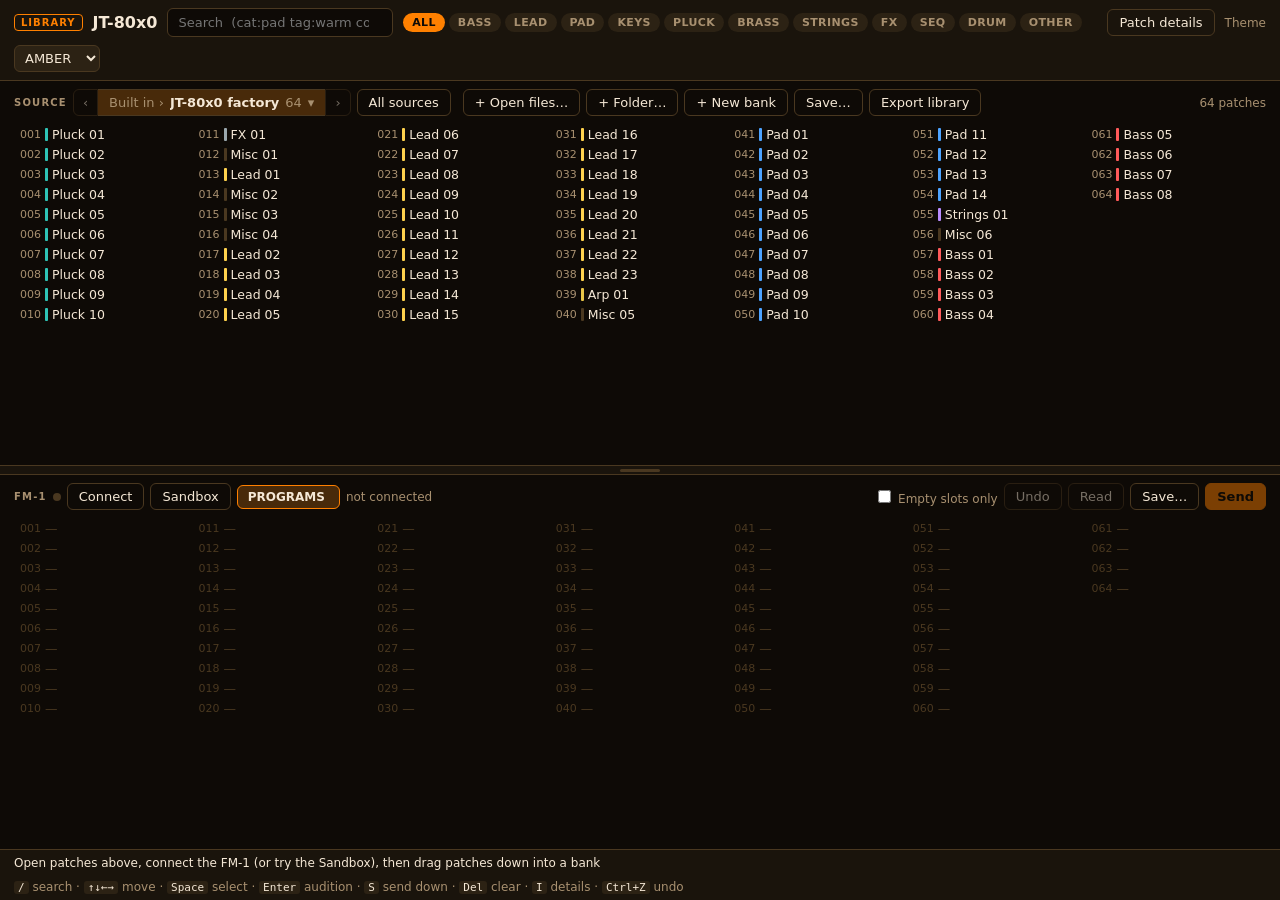
<file: docs/library.html>
<!DOCTYPE html>
<!-- SPDX-License-Identifier: GPL-3.0-only. GENERATED by fm1-kit's tools/build_library.py from library/shell.html,
     ui.css, model.js, zip.js, core.js and the firmware's adapter: edit those, not this. fm1-kit 0.3.1, JT-80x0 dev -->
<html lang="en" data-theme="sea">
<head>
<meta charset="utf-8">
<meta name="viewport" content="width=device-width, initial-scale=1">
<meta name="fm1-count" content="__COUNT__">
<title>Patch library</title>
<style>
/* SPDX-License-Identifier: GPL-3.0-only
 * fm1-kit library: the look. The device screen's six themes (fm1-kit screen: SEA, EMBER, ICE, ORCHID, CRT, PAPER),
 * as the same eight tokens. */
:root, [data-theme="sea"] {
  --bg: #0B0F10; --surf: #141A1C; --raised: #232C2F; --line: #34424A; --dim: #8FA0A6; --text: #E8F0F0;
  --theme: #00C8A0; --accent: #FFB454; --warn: #FF8C28; --on-theme: #0B0F10;
}
[data-theme="ember"] { --bg: #100D0B; --surf: #1B1613; --raised: #2D2520; --line: #463A32; --dim: #A8988C; --text: #F3EAE2; --theme: #FF7A3D; --accent: #5CD6FF; --warn: #FFD166; --on-theme: #100D0B; }
[data-theme="ice"] { --bg: #0A0D12; --surf: #131822; --raised: #212A38; --line: #33405A; --dim: #8E9BB3; --text: #E6ECF7; --theme: #4DB8FF; --accent: #FFD166; --warn: #FF8C28; --on-theme: #0A0D12; }
[data-theme="orchid"] { --bg: #0E0B12; --surf: #18141F; --raised: #282233; --line: #3F3652; --dim: #A297B5; --text: #EEE8F7; --theme: #D07BFF; --accent: #7DFFB0; --warn: #FF8C28; --on-theme: #0E0B12; }
[data-theme="crt"] { --bg: #060A06; --surf: #0D140D; --raised: #182418; --line: #27402A; --dim: #7FA884; --text: #D8F5D8; --theme: #7CFF6B; --accent: #FFFFFF; --warn: #FFAA28; --on-theme: #060A06; }
[data-theme="paper"] { --bg: #F2EFE8; --surf: #E7E3D9; --raised: #FBFAF6; --line: #BDB7A9; --dim: #5C584F; --text: #1A1917; --theme: #06614F; --accent: #A8330A; --warn: #A8330A; --on-theme: #FFFFFF; }
/* AMBER (0.2.0): M-vance's screen theme, the JP-8080's orange display */
[data-theme="amber"] { --bg: #0E0A06; --surf: #1A140C; --raised: #2C2214; --line: #4A3820; --dim: #A89070; --text: #F5E8D6; --theme: #FF8000; --accent: #FFECC8; --warn: #FF4D3D; --on-theme: #0E0A06; }
:root {
  --fill: color-mix(in srgb, var(--theme) 20%, var(--surf));
  --grid: color-mix(in srgb, var(--line) 55%, var(--surf));
  --row-h: 20px;
  --cell-font: 500 12.5px "Segoe UI", system-ui, -apple-system, Roboto, sans-serif;
  --cat-BASS: #FF5A5A; --cat-LEAD: #FFD24D; --cat-PAD: #4DA3FF; --cat-KEYS: #48D17A; --cat-PLUCK: #2EC4B6;
  --cat-BRASS: #FF9F45; --cat-STRINGS: #B98CFF; --cat-FX: #9AA7AD; --cat-SEQ: #E8C547; --cat-DRUM: #FF7EB6;
  --cat-OTHER: var(--line);
  --pc-default: var(--line); --pc-red: #FF5A5A; --pc-blue: #4DA3FF; --pc-green: #48D17A; --pc-yellow: #FFD24D;
}
[data-theme="paper"] {
  --cat-BASS: #C02A2A; --cat-LEAD: #8A6A00; --cat-PAD: #1A5FB4; --cat-KEYS: #1E7A3C; --cat-PLUCK: #0E7C72;
  --cat-BRASS: #B0560F; --cat-STRINGS: #6B3FB0; --cat-FX: #5C584F; --cat-SEQ: #7A6400; --cat-DRUM: #B0306A;
  --pc-red: #C02A2A; --pc-blue: #1A5FB4; --pc-green: #1E7A3C; --pc-yellow: #8A6A00;
}

* { box-sizing: border-box; }
html, body { height: 100%; }
body {
  margin: 0; background: var(--bg); color: var(--text);
  font: 400 13px "Segoe UI", system-ui, -apple-system, Roboto, sans-serif;
  display: flex; flex-direction: column; overflow: hidden;
}
button, select, input { font: inherit; color: inherit; }
button {
  background: transparent; border: 1px solid var(--line); border-radius: 6px; padding: 5px 11px; cursor: pointer;
  white-space: nowrap;
}
button:hover:not(:disabled) { border-color: var(--theme); }
button:disabled { opacity: 0.45; cursor: default; }
button.primary { background: var(--theme); border-color: var(--theme); color: var(--on-theme); font-weight: 600; }
:focus-visible { outline: 2px solid var(--accent); outline-offset: 1px; }
.lab { font-size: 10px; font-weight: 700; letter-spacing: 1.2px; color: var(--dim); text-transform: uppercase; }
.vh { position: absolute; width: 1px; height: 1px; overflow: hidden; clip: rect(0 0 0 0); }

header.top {
  display: flex; flex-wrap: wrap; align-items: center; gap: 8px 10px; padding: 8px 14px;
  background: var(--surf); border-bottom: 1px solid var(--line);
}
.badge { font-size: 10px; font-weight: 700; letter-spacing: 1px; color: var(--theme); border: 1.5px solid var(--theme); border-radius: 4px; padding: 2px 6px; }
#app-name { font-size: 16px; font-weight: 700; }
#search { flex: 1 1 220px; max-width: 360px; background: var(--bg); border: 1px solid var(--line); border-radius: 6px; padding: 6px 10px; }
#search:focus { border-color: var(--theme); }
#cats { display: flex; flex-wrap: wrap; gap: 4px; }
#cats button { border: none; border-radius: 11px; padding: 3px 9px; font-size: 11px; font-weight: 700; letter-spacing: 0.4px; background: var(--raised); color: var(--dim); }
#cats button.on { background: var(--theme); color: var(--on-theme); }
.spacer { flex: 1; }
#theme { background: var(--raised); border: 1px solid var(--line); border-radius: 6px; padding: 4px 6px; }
#details-btn[aria-pressed="true"] { border-color: var(--theme); color: var(--theme); }

main { flex: 1; display: flex; flex-direction: column; min-height: 0; }
.pane { display: flex; flex-direction: column; gap: 6px; padding: 8px 14px; min-height: 80px; overflow: hidden; }
#src-pane { flex: 0 0 50%; }
#dev-pane { flex: 1 1 0; }
.pane.drop-here { outline: 2px dashed var(--theme); outline-offset: -4px; }
.bar { display: flex; flex-wrap: wrap; align-items: center; gap: 6px; }
.tabs { display: flex; flex-wrap: wrap; gap: 4px; }
.tab { font-size: 12px; font-weight: 600; padding: 4px 10px; color: var(--dim); display: inline-flex; align-items: center; gap: 4px; }
.tab.on { border-color: var(--theme); background: var(--fill); color: var(--text); }
.tab .n { color: var(--dim); font-weight: 500; }
.tab .x { margin-left: 2px; padding: 0 3px; border-radius: 3px; color: var(--dim); }
.tab .x:hover { background: var(--raised); color: var(--text); }
.tab .chg { width: 6px; height: 6px; border-radius: 3px; background: var(--warn); }
.info { font-size: 12px; color: var(--dim); }
.hint { font-size: 12px; color: var(--accent); min-height: 16px; }
#dev-dot { width: 8px; height: 8px; border-radius: 4px; background: var(--line); display: inline-block; }
#dev-dot.on { background: var(--theme); }
#conn.on { border-color: var(--theme); }

.grid {
  display: grid; grid-auto-flow: column; gap: 0 2px; overflow: auto; flex: 1; min-height: 0;
  align-content: start; padding: 2px; border-radius: 6px;
}
.grid:focus { outline: none; }
.grid:focus-visible { box-shadow: inset 0 0 0 1px var(--line); }
.cell {
  display: flex; align-items: center; gap: 4px; height: var(--row-h); padding: 0 4px; border-radius: 4px;
  font: var(--cell-font); white-space: nowrap; cursor: default; user-select: none; min-width: 0;
}
.cell .num { color: var(--dim); font-variant-numeric: tabular-nums; flex: none; font-size: 11px; }
.cell .stripe { width: 3px; height: 13px; border-radius: 1px; flex: none; }
.cell .nm { flex: none; }
.cell .nm-edit { flex: 1; min-width: 0; font: inherit; color: var(--text); background: var(--bg); border: 1px solid var(--accent);
  border-radius: 3px; padding: 0 3px; margin: -1px 0; outline: none; }
.cell.empty .num, .cell.empty .nm { color: var(--line); }
.cell:hover:not(.empty) { background: var(--raised); }
.cell.dim { opacity: 0.32; }
.cell.sel { background: var(--fill); box-shadow: inset 0 0 0 1px var(--theme); }
.grid:focus .cell.focus { box-shadow: inset 0 0 0 1px var(--accent); }
.cell.sel.focus { box-shadow: inset 0 0 0 1px var(--theme); }
.cell.changed .nm { font-style: italic; color: var(--warn); }
.cell.changed .num { color: var(--warn) !important; }
.cell.target { background: var(--raised); box-shadow: inset 0 0 0 1.5px var(--accent); }

#split {
  height: 10px; flex: none; cursor: row-resize; display: flex; align-items: center; justify-content: center;
  background: var(--surf); border-top: 1px solid var(--line); border-bottom: 1px solid var(--line);
}
#split span { width: 40px; height: 3px; border-radius: 2px; background: var(--line); }
#split:hover span, #split:focus-visible span { background: var(--theme); }

footer.foot {
  display: flex; flex-wrap: wrap; align-items: center; gap: 10px; padding: 6px 14px; min-height: 32px;
  background: var(--surf); border-top: 1px solid var(--line); font-size: 12px; color: var(--dim);
}
#status { color: var(--text); }
#status[data-kind="bad"] { color: var(--warn); }
#progress { display: flex; align-items: center; gap: 8px; }
#progress .track { width: 180px; height: 5px; border-radius: 3px; background: var(--raised); overflow: hidden; }
#progress-bar { display: block; height: 5px; background: var(--theme); width: 0; transition: width 0.1s; }
kbd { font: 11px ui-monospace, monospace; background: var(--raised); border-radius: 3px; padding: 0 4px; color: var(--text); }

#details {
  position: fixed; right: 12px; top: 56px; bottom: 44px; width: 300px; z-index: 5; overflow: auto;
  background: var(--surf); border: 1px solid var(--line); border-radius: 8px; padding: 12px 14px;
  box-shadow: 0 8px 30px rgba(0, 0, 0, 0.35); display: flex; flex-direction: column; gap: 9px;
}
#details[hidden] { display: none; }
#details .head { display: flex; align-items: center; justify-content: space-between; }
#d-body { display: flex; flex-direction: column; gap: 9px; }
#d-name { font-size: 17px; font-weight: 700; background: var(--bg); border: 1px solid var(--line); border-radius: 6px; padding: 5px 8px; width: 100%; }
#d-where, #d-dups { font-size: 12px; color: var(--dim); }
#d-colours { display: flex; gap: 6px; }
#d-colours[hidden] { display: none; }                  /* (0.3.0: one colour, the row is hidden: 0.2.0 left the swatch showing) */
.sw { width: 22px; height: 22px; border-radius: 11px; padding: 0; border: 2px solid transparent; }
.sw.on { border-color: var(--accent); }
#d-cat { background: var(--raised); border: 1px solid var(--line); border-radius: 6px; padding: 4px 6px; }
#d-tags { display: flex; flex-wrap: wrap; gap: 4px; }
.chip { border: none; border-radius: 11px; padding: 3px 9px; font-size: 11px; font-weight: 600; background: var(--raised); color: var(--dim); }
#d-tag-in { background: var(--bg); border: 1px solid var(--line); border-radius: 6px; padding: 4px 8px; }
/* (0.3.0) Hold, a bank of your own, Layers */
#details .head .sp { flex: 1; }
#d-hold { margin-right: 6px; }
#d-hold[aria-pressed="true"] { border-color: var(--theme); color: var(--theme); }
#src-pick.own .t { font-style: italic; }
#d-layers { display: flex; flex-direction: column; gap: 5px; }
#d-layers[hidden] { display: none; }
#d-layers .lay-head { display: flex; flex-wrap: wrap; align-items: center; gap: 4px 8px; font-size: 12px; }
#d-layers .k { color: var(--dim); font-size: 11px; font-weight: 700; letter-spacing: 1px; }
#d-layers select, #d-layers input { background: var(--raised); border: 1px solid var(--line); border-radius: 6px; padding: 3px 5px; }
#d-layers input { width: 4.5em; }
#d-layers .lay { display: grid; grid-template-columns: 4.2em 1fr auto; align-items: center; gap: 6px; padding: 5px 6px;
  border: 1px dashed var(--line); border-radius: 6px; font-size: 13px; }
#d-layers .lay .nm { font-weight: 600; overflow: hidden; text-overflow: ellipsis; white-space: nowrap; }
#d-layers .lay.silent .nm { color: var(--dim); }
#d-layers .lay.over { border-color: var(--theme); border-style: solid; background: var(--fill); }
#d-facts { display: grid; grid-template-columns: 1fr 1fr; gap: 3px 10px; font-size: 12px; }
#d-facts div { display: flex; justify-content: space-between; gap: 6px; }
#d-facts span { color: var(--dim); }
canvas.pv { width: 100%; height: 80px; border-radius: 6px; display: block; }
#progress[hidden] { display: none; }

/* the source picker and its list (many banks: thousands, from one zip) */
#src-pane { position: relative; }
.picker { display: inline-flex; align-items: stretch; min-width: 0; max-width: min(560px, 50vw); }
.picker button { border-radius: 0; }
#src-prev { border-radius: 6px 0 0 6px; padding: 4px 9px; }
#src-next { border-radius: 0 6px 6px 0; padding: 4px 9px; }
#src-pick { border-left: none; border-right: none; display: inline-flex; align-items: center; gap: 6px; min-width: 200px; max-width: 100%; overflow: hidden; font-weight: 600; background: var(--fill); }
#src-pick .g { color: var(--dim); font-weight: 500; overflow: hidden; text-overflow: ellipsis; flex: 0 1 auto; min-width: 0; }
#src-pick .t { overflow: hidden; text-overflow: ellipsis; flex: 0 1 auto; min-width: 0; }
#src-pick .n { color: var(--dim); font-weight: 500; flex: none; }
#src-pick .dd { color: var(--dim); margin-left: auto; flex: none; }
#src-pick[aria-expanded="true"] { border-color: var(--theme); }
#src-all[aria-pressed="true"] { border-color: var(--theme); background: var(--fill); }
#src-menu {
  position: absolute; z-index: 6; left: 14px; top: 40px; width: min(640px, calc(100% - 28px)); max-height: min(70vh, 560px);
  display: flex; flex-direction: column; background: var(--surf); border: 1px solid var(--line); border-radius: 8px;
  box-shadow: 0 10px 30px rgba(0, 0, 0, 0.4); overflow: hidden;
}
#src-menu[hidden] { display: none; }
#src-menu .mhead { display: flex; gap: 8px; align-items: center; padding: 8px; border-bottom: 1px solid var(--line); }
#src-filter { flex: 1; background: var(--bg); border: 1px solid var(--theme); border-radius: 6px; padding: 6px 10px; }
#src-list { overflow: auto; padding: 4px 0 6px; }
#src-list .grp { display: flex; align-items: center; gap: 8px; padding: 8px 12px 3px; position: sticky; top: -4px; background: var(--surf); }
#src-list .grp .gt { font-size: 11px; font-weight: 700; letter-spacing: 0.6px; color: var(--dim); text-transform: uppercase; overflow: hidden; text-overflow: ellipsis; white-space: nowrap; }
#src-list .grp .n { font-size: 11px; color: var(--dim); flex: none; }
#src-list .grp .x { margin-left: auto; font-size: 11px; padding: 1px 8px; }
#src-list .it { display: flex; align-items: center; gap: 8px; padding: 4px 12px 4px 22px; cursor: pointer; white-space: nowrap; }
#src-list .it .t { overflow: hidden; text-overflow: ellipsis; }
#src-list .it .n { color: var(--dim); font-size: 12px; flex: none; }
#src-list .it .x { margin-left: auto; border: none; padding: 0 6px; color: var(--dim); visibility: hidden; }
#src-list .it:hover .x, #src-list .it.act .x { visibility: visible; }
#src-list .it:hover, #src-list .it.act { background: var(--raised); }
#src-list .it.on .t { color: var(--theme); font-weight: 600; }
#src-list .more { padding: 8px 22px; color: var(--dim); font-size: 12px; }
button.armed { border-color: var(--warn) !important; color: var(--warn); }

</style>
</head>
<body>
<header class="top">
  <span class="badge">LIBRARY</span>
  <span id="app-name"></span>
  <label class="vh" for="search">Search every source</label>
  <input id="search" type="search" placeholder="Search  (cat:pad tag:warm colour:blue src:factory bank:u1 dup)" autocomplete="off">
  <div id="cats" role="group" aria-label="Categories"></div>
  <span class="spacer"></span>
  <button type="button" id="details-btn" aria-pressed="false" title="The patch in focus (I)">Patch details</button>
  <label class="info" for="theme">Theme</label>
  <select id="theme"></select>
</header>
<main>
  <section id="src-pane" class="pane" aria-label="Sources: what you have opened">
    <div class="bar">
      <span class="lab">Source</span>
      <div class="picker">
        <button type="button" id="src-prev" aria-label="The bank before">‹</button>
        <button type="button" id="src-pick" aria-haspopup="listbox" aria-expanded="false" aria-controls="src-menu"><span class="g"></span><span class="t"></span><span class="n"></span><span class="dd" aria-hidden="true">▾</span></button>
        <button type="button" id="src-next" aria-label="The bank after">›</button>
      </div>
      <button type="button" id="src-all" aria-pressed="false" title="Every bank you have opened, as one list (with the search)">All sources</button>
      <span id="src-pick-total" class="info"></span>
      <button type="button" id="open-files">+ Open files…</button>
      <button type="button" id="open-folder">+ Folder…</button>
      <button type="button" id="src-new" title="An empty bank of your own: drag patches onto its slots (double-click its name to rename it)">+ New bank</button>
      <button type="button" id="src-save" title="Save the bank shown as a file">Save…</button>
      <button type="button" id="export" title="Your banks, the banks read from the device, tags and categories, as one zip">Export library</button>
      <input id="file-in" type="file" multiple hidden>
      <input id="folder-in" type="file" webkitdirectory multiple hidden>
      <span class="spacer"></span>
      <span id="src-sel" class="hint"></span>
      <span id="src-count" class="info"></span>
    </div>
    <div id="src-menu" hidden>
      <div class="mhead">
        <label class="vh" for="src-filter">Find a bank</label>
        <input id="src-filter" type="search" placeholder="Find a bank or collection" autocomplete="off" role="combobox" aria-controls="src-list" aria-expanded="true">
        <button type="button" id="src-closeall">Close all opened</button>
      </div>
      <div id="src-list" role="listbox" aria-label="Banks you have opened"></div>
    </div>
    <div id="src-grid" class="grid" role="grid" tabindex="0" aria-label="Source bank"></div>
  </section>
  <div id="split" role="separator" aria-orientation="horizontal" aria-label="Resize the two banks" tabindex="0"><span></span></div>
  <section id="dev-pane" class="pane" aria-label="The device's banks">
    <div class="bar">
      <span class="lab" id="dev-label"></span>
      <span id="dev-dot"></span>
      <button type="button" id="conn">Connect</button>
      <button type="button" id="sandbox" title="A pretend device in this page: try everything with nothing plugged in">Sandbox</button>
      <div id="dev-tabs" class="tabs"></div>
      <span id="dev-info" class="info"></span>
      <span class="spacer"></span>
      <label class="info"><input type="checkbox" id="empty-only"> Empty slots only</label>
      <button type="button" id="undo" title="Ctrl+Z">Undo</button>
      <button type="button" id="restore" hidden title="The bank as it was before this session's first send">Restore</button>
      <button type="button" id="read">Read</button>
      <button type="button" id="download" title="Save this bank as a file (with any changes not yet sent)">Save…</button>
      <button type="button" id="send" class="primary">Send</button>
    </div>
    <div id="dev-grid" class="grid" role="grid" tabindex="0" aria-label="Device bank"></div>
  </section>
</main>
<footer class="foot">
  <span id="status" role="status" aria-live="polite"></span>
  <span id="progress" hidden><span class="track"><span id="progress-bar"></span></span><span id="progress-text"></span></span>
  <span class="spacer"></span>
  <span><kbd>/</kbd> search · <kbd>↑↓←→</kbd> move · <kbd>Space</kbd> select · <kbd>Enter</kbd> audition · <kbd>S</kbd> send down · <kbd>Del</kbd> clear · <kbd>I</kbd> details · <kbd>Ctrl+Z</kbd> undo</span>
</footer>
<aside id="details" hidden aria-label="Patch details">
  <div class="head"><span class="lab">Patch</span><span class="sp"></span><button type="button" id="d-hold" aria-pressed="false" title="Keep this patch in the panel while you click others">Hold</button><button type="button" id="d-close" aria-label="Close details">×</button></div>
  <p id="d-empty" class="info">Click a patch to see it here.</p>
  <div id="d-body">
    <label class="vh" for="d-name">Name</label>
    <input id="d-name" autocomplete="off">
    <span id="d-where"></span>
    <div class="bar"><button type="button" id="d-play" class="primary">▶ Audition</button></div>
    <div id="d-layers" hidden></div>
    <span class="lab">Colour</span>
    <div id="d-colours"></div>
    <label class="lab" for="d-cat">Category</label>
    <select id="d-cat"></select>
    <span class="lab">Tags</span>
    <div id="d-tags"></div>
    <label class="vh" for="d-tag-in">Add a tag</label>
    <input id="d-tag-in" placeholder="add a tag, Enter" autocomplete="off">
    <div id="d-facts"></div>
    <span class="lab" id="d-filter-cap">Filter</span>
    <canvas id="d-filter" class="pv" aria-hidden="true"></canvas>
    <span class="lab">Amp env</span>
    <canvas id="d-env" class="pv" aria-hidden="true"></canvas>
    <span id="d-dups"></span>
  </div>
</aside>
<script>
window.FK_DATA = {"factory":[["[base64]","[base64]","003c4003000000000000000000000000"],["[base64]","[base64]","003c4003000000000000000000000000"],["[base64]","[base64]","003c4003000000000000000000000000"],["[base64]","[base64]","003c4003000000000000000000000000"],["[base64]","[base64]","003c4003000000000000000000000000"],["[base64]","[base64]","003c4003000000000000000000000000"],["[base64]","[base64]","003c4003000000000007070000000000"],["[base64]","[base64]","003c4003000000000000000000000000"],["[base64]","[base64]","003c4003000000000000000000000000"],["[base64]","[base64]","003c4003000000000000000000000000"],["[base64]","[base64]","003c4003000000000000000000000000"],["[base64]","[base64]","003c4003000000000000000000000000"],["[base64]","[base64]","013c4203000000000000000000000000"],["[base64]","[base64]","003c4003000000000000000000000000"],["[base64]","[base64]","003c4003000000000000000000000000"],["[base64]","[base64]","003c4003000000000000000000000000"],["[base64]","[base64]","003c4003000000000000000000000000"],["[base64]","[base64]","003c4003000000000000000000000000"],["[base64]","[base64]","003c4003000000000000000000000000"],["[base64]","[base64]","003c4003000000000000000000000000"],["[base64]","[base64]","003c4003000000000000000000000000"],["[base64]","[base64]","003c4003000000000000000000000000"],["[base64]","[base64]","003c4003000000000000000000000000"],["[base64]","[base64]","003c4003000000000000000000000000"],["[base64]","[base64]","003c4003000000000000000000000000"],["[base64]","[base64]","003c4003000000000000000000000000"],["[base64]","[base64]","003c4003000000000000000000000000"],["[base64]","[base64]","003c4003000000000000000000000000"],["[base64]","[base64]","003c4003000000000000000000000000"],["[base64]","[base64]","003c4003000000000000000000000000"],["[base64]","[base64]","003c4003000000000000000000000000"],["[base64]","[base64]","003c4003000000000000000000000000"],["[base64]","[base64]","013c4003000000000007070000000000"],["[base64]","[base64]","003c4003000000000000000000000000"],["[base64]","[base64]","003c4003000000000000000000000000"],["[base64]","[base64]","003c4003000000000000000000000000"],["[base64]","[base64]","003c4003000000000000000000000000"],["[base64]","[base64]","003c4003000000000000000000000000"],["[base64]","[base64]","003c4003000000000000000000000000"],["[base64]","[base64]","003c4003000000000000000000000000"],["[base64]","[base64]","003c4003000000000000000000000000"],["[base64]","[base64]","003c4003000000000000000000000000"],["[base64]","[base64]","003c4003000000000000000000000000"],["[base64]","[base64]","003c4003000000000000000000000000"],["[base64]","[base64]","003c4003000000000000000000000000"],["[base64]","[base64]","003c4003000000000000000000000000"],["[base64]","[base64]","003c4003000000000000000000000000"],["[base64]","[base64]","003c4003000000000000000000000000"],["[base64]","[base64]","003c4003000000000000000000000000"],["[base64]","[base64]","003c4003000000000000000000000000"],["[base64]","[base64]","003c4003000000000000000000000000"],["[base64]","[base64]","003c4003000000000000000000000000"],["[base64]","[base64]","003c4003000000000000000000000000"],["[base64]","[base64]","003c4003000000000000000000000000"],["[base64]","[base64]","003c4003000000000000000000000000"],["[base64]","[base64]","003c4003000000000000000000000000"],["[base64]","[base64]","003c4003000000000000000000000000"],["[base64]","[base64]","003c4003000000000000000000000000"],["[base64]","[base64]","003c4003000000000000000000000000"],["[base64]","[base64]","003c4003000000000000000000000000"],["[base64]","[base64]","003c4003000000000000000000000000"],["[base64]","[base64]","003c4003000000000000000000000000"],["[base64]","[base64]","003c4003000000000000000000000000"],["[base64]","[base64]","003c4003000000000000000000000000"]],"params":[[16,1,0,3],[17,1,0,127],[18,1,0,127],[19,1,0,127],[20,1,0,2],[21,1,0,1],[22,1,0,127],[23,1,0,127],[24,1,0,2],[25,1,0,127],[26,1,0,127],[27,1,0,127],[28,1,0,127],[29,1,0,127],[30,1,0,6],[31,1,0,127],[32,1,0,127],[33,1,0,3],[34,1,0,1],[35,1,0,50],[36,1,0,100],[37,1,0,127],[38,1,0,127],[39,1,0,2],[40,1,0,1],[41,1,0,127],[42,1,0,127],[43,1,0,127],[44,1,0,127],[45,1,0,127],[46,1,0,127],[47,1,0,127],[48,1,0,127],[49,1,0,127],[50,1,0,127],[51,1,0,127],[52,1,0,127],[53,1,0,127],[54,1,0,127],[55,1,0,127],[56,1,0,127],[57,1,0,127],[58,1,0,2],[59,1,0,127],[60,1,0,127],[61,1,0,12],[62,1,0,127],[63,1,0,4],[64,1,0,127],[65,1,0,127],[66,1,0,127],[67,1,0,24],[68,1,0,24],[69,1,0,1],[70,1,0,127],[71,1,0,1],[72,1,0,1],[73,1,0,4],[74,2,0,254],[76,2,0,254],[78,2,0,254],[80,2,0,254],[82,2,0,254],[84,2,0,254],[86,2,0,254],[88,2,0,254],[90,2,0,254],[92,2,0,254],[94,2,0,254],[96,2,0,254],[98,2,77,177],[100,2,27,227],[102,2,0,254],[104,2,0,254],[106,2,0,254],[108,2,0,254],[110,2,0,254],[112,2,0,254],[114,2,0,254],[116,2,0,254],[118,2,0,254],[120,2,0,254],[122,2,0,254],[124,2,0,254],[126,2,0,254],[128,2,0,254],[130,2,0,254],[132,2,0,254],[134,2,0,254],[136,2,0,254],[138,2,0,254],[140,2,0,254],[142,2,0,254],[144,2,0,254],[146,2,0,254],[148,2,0,254],[150,2,0,254],[152,1,0,1],[153,2,0,254],[155,1,0,1],[156,2,0,254],[158,2,0,254],[160,2,0,254],[162,2,0,254],[164,2,0,254],[166,2,0,254],[168,2,0,254],[170,2,0,254],[172,2,0,254],[174,2,0,254],[176,2,0,254],[178,2,0,254],[180,2,77,177],[182,2,27,227],[184,2,0,254],[186,2,0,254],[188,2,0,254],[190,2,0,254],[192,2,0,254],[194,2,0,254],[196,2,0,254],[198,2,0,254],[200,2,0,254],[202,2,0,254],[204,2,0,254],[206,2,0,254],[208,2,0,254],[210,2,0,254],[212,2,0,254],[214,2,0,254],[216,2,0,254],[218,2,0,254],[220,2,0,254],[222,2,0,254],[224,2,0,254],[226,2,0,254],[228,2,0,254],[230,2,0,254],[232,2,0,254],[234,2,0,254],[236,1,0,1],[237,1,0,1],[238,1,0,1],[239,1,0,1],[241,1,0,1],[242,1,0,1],[243,1,0,1],[244,1,0,50],[245,1,0,2],[246,1,0,1],[247,1,0,2]],"pv":{"OSC1_WAVE":[30,1],"OSC1_WAVE_names":["SUPER SAW","TRIANGLE MOD","NOISE","FEEDBACK OSC","SQR (PWM)","SAW","TRIANGLE"],"OSC2_WAVE":[33,1],"OSC2_WAVE_names":["SQR (PWM)","SAW","TRIANGLE","NOISE"],"FLT_TYPE":[39,1],"FLT_TYPE_names":["HPF","BPF","LPF"],"FLT_SLOPE":[40,1],"FLT_SLOPE_names":["-12dB/oct","-24dB/oct"],"CUTOFF":[41,1],"RESO":[42,1],"AENV_A":[54,1],"AENV_D":[55,1],"AENV_S":[56,1],"AENV_R":[57,1],"MONO":[71,1],"MONO_names":["OFF","ON"],"UNISON":[243,1],"UNISON_names":["OFF","ON"],"MFX_LEVEL":[62,1],"DLY_LEVEL":[66,1],"PORTA_SW":[69,1],"PORTA_SW_names":["OFF","ON"]}};
/* ---- model.js */
/* SPDX-License-Identifier: GPL-3.0-only
 * fm1-kit library: the model. Pure logic, no DOM: what a drop fills, moves and copies between slots, undo, search,
 * categories. The page (core.js) and the tests (test/model_test.js, in Node) both run it.
 *
 * A bank is an array of slots, each a patch or null. A firmware's patches are the adapter's own objects; the model
 * only asks whether a slot holds one. */
(function (G) {
  "use strict";
  const FK = G.FK = G.FK || {};

  /* ---- categories: one each, guessed from the name, always editable (kept in the library, not on the device) */
  const CATS = ["BASS", "LEAD", "PAD", "KEYS", "PLUCK", "BRASS", "STRINGS", "FX", "SEQ", "DRUM", "OTHER"];
  const GUESS = [
    [/^(bass|bs|bas)\b|\b(bass|sub ?bass|808|reese)\b/i, "BASS"],
    [/^(lead|ld)\b|\blead\b/i, "LEAD"],
    [/^(pad|pd)\b|\bpad\b/i, "PAD"],
    [/^(keys?|ky|ep|org|pno|clav)\b|\b(piano|organ|e\.?piano|clav|rhodes|keys)\b/i, "KEYS"],
    [/^(pluck|plk|pl)\b|\b(pluck|harp|koto)\b/i, "PLUCK"],
    [/^(brass|brs|br)\b|\bbrass\b/i, "BRASS"],
    [/^(str|strings?|st)\b|\b(strings?|solina|ensemble)\b/i, "STRINGS"],
    [/^(fx|sfx)\b|\b(fx|sweep|riser|laser|noise)\b/i, "FX"],
    [/^(seq|arp|sq)\b|\b(arp|seq|sequence)\b/i, "SEQ"],
    [/^(drum|drm|dr|perc|kick|bd|sd|hh)\b|\b(kick|snare|hat|tom|perc|drum)\b/i, "DRUM"],
  ];
  FK.CATS = CATS;
  FK.guessCategory = function (name) {
    const n = String(name || "").trim();
    for (const [re, c] of GUESS) if (re.test(n)) return c;
    return "OTHER";
  };

  /* FNV-1a, 32 bits, as hex: a patch's fingerprint (the adapter says what goes in it) */
  FK.hash = function (s) {
    let h = 0x811c9dc5;
    for (let i = 0; i < s.length; i++) { h ^= s.charCodeAt(i); h = Math.imul(h, 0x01000193) >>> 0; }
    return h.toString(16).padStart(8, "0");
  };

  /* ---- drops. view: the bank as it shows (loaded + pending). Returns the slots the items will take, how many of
   * them hold a patch now, and how many items do not fit. emptyOnly: skip filled slots instead of replacing them */
  FK.planDrop = function (view, start, count, emptyOnly) {
    const slots = [];
    let i = start, replaces = 0;
    for (let k = 0; k < count; k++) {
      if (emptyOnly) while (i < view.length && view[i]) i++;
      if (i >= view.length) break;
      if (view[i]) replaces++;
      slots.push(i);
      i++;
    }
    return {slots, replaces, overflow: count - slots.length};
  };

  /* a move inside one bank: from (sorted slots) to start. One slot onto a filled slot swaps them; a block is laid
   * from start on, its old places emptied unless copy. Returns the changes, slot -> patch | null */
  FK.planMove = function (view, from, start, copy, emptyOnly) {
    const ch = new Map();
    if (from.length === 1 && !copy && !emptyOnly) {
      const a = from[0];
      if (a === start) return ch;
      ch.set(start, view[a] || null);
      ch.set(a, view[start] || null);
      return ch;
    }
    const items = from.map(i => view[i] || null);
    const work = view.slice();
    if (!copy) for (const i of from) work[i] = null;      /* (their places are free for the block itself) */
    const plan = FK.planDrop(work, start, items.length, emptyOnly);
    if (!copy) for (const i of from) ch.set(i, null);
    plan.slots.forEach((s, k) => ch.set(s, items[k]));
    for (const [s, p] of [...ch]) if ((view[s] || null) === p) ch.delete(s);   /* nothing moved there */
    return ch;
  };

  /* ---- pending changes on the device's banks, with undo */
  FK.Pending = class {
    constructor() { this.by = new Map(); this.undo = []; this.redo = []; }
    of(bank) { if (!this.by.has(bank)) this.by.set(bank, new Map()); return this.by.get(bank); }
    view(bank, loaded) {
      const v = loaded.slice(), p = this.by.get(bank);
      if (p) for (const [s, x] of p) v[s] = x;
      return v;
    }
    /* changes: slot -> patch | null. loaded: the bank as read (a change back to it is no change) */
    apply(bank, changes, loaded, same) {
      const m = this.of(bank);
      this.undo.push({bank, before: new Map(m)});
      this.redo = [];
      for (const [s, x] of changes) {
        const orig = loaded[s] || null;
        if (same(orig, x)) m.delete(s); else m.set(s, x);
      }
    }
    back() {
      const u = this.undo.pop();
      if (!u) return null;
      this.redo.push({bank: u.bank, before: new Map(this.of(u.bank))});
      this.by.set(u.bank, u.before);
      return u.bank;
    }
    forward() {
      const r = this.redo.pop();
      if (!r) return null;
      this.undo.push({bank: r.bank, before: new Map(this.of(r.bank))});
      this.by.set(r.bank, r.before);
      return r.bank;
    }
    count(bank) { const m = this.by.get(bank); return m ? m.size : 0; }
    total() { let n = 0; for (const m of this.by.values()) n += m.size; return n; }
    clear(bank) { this.by.delete(bank); }
  };

  /* ---- search. "pad warm cat:lead colour:red src:factory tag:dark bank:U1 dup" ; quotes keep spaces */
  FK.parseQuery = function (q) {
    const f = {text: [], cat: [], colour: [], src: [], tag: [], bank: [], dup: false};
    const toks = String(q || "").match(/(\w+:)?"[^"]*"|\S+/g) || [];
    for (let t of toks) {
      const m = t.match(/^(\w+):(.*)$/);
      let key = m ? m[1].toLowerCase() : "", val = (m ? m[2] : t).replace(/^"|"$/g, "").toLowerCase();
      if (key === "color") key = "colour";
      if (key === "category") key = "cat";
      if (!m && val === "dup") { f.dup = true; continue; }
      if (key && f[key] && Array.isArray(f[key])) { if (val) f[key].push(val); }
      else if (val) f.text.push(m ? t.toLowerCase() : val);
    }
    f.empty = !f.text.length && !f.cat.length && !f.colour.length && !f.src.length && !f.tag.length && !f.bank.length && !f.dup;
    return f;
  };
  /* e: {name, cat, colour, tags[], src, bank, dup} */
  FK.matches = function (e, f) {
    if (f.empty) return true;
    const name = e.name.toLowerCase(), tags = (e.tags || []).map(t => t.toLowerCase());
    const cat = (e.cat || "").toLowerCase(), src = (e.src || "").toLowerCase(), bank = (e.bank || "").toLowerCase();
    const any = (arr, fn) => arr.some(fn);
    if (f.cat.length && !any(f.cat, c => cat.startsWith(c))) return false;
    if (f.colour.length && !any(f.colour, c => (e.colour || "").toLowerCase() === c)) return false;
    if (f.src.length && !any(f.src, s => src.includes(s))) return false;
    if (f.tag.length && !f.tag.every(t => tags.includes(t))) return false;
    if (f.bank.length && !any(f.bank, b => bank === b)) return false;
    if (f.dup && !e.dup) return false;
    return f.text.every(w => name.includes(w) || tags.some(t => t.includes(w)) || cat === w || src.includes(w));
  };

  /* ---- slots in a bank from file names: "012.sy1", "012_Lead.sy1" go to slot 12; the rest fill the gaps in order */
  FK.placeByNumber = function (names, size) {
    const at = new Array(names.length).fill(-1), used = new Set();
    names.forEach((n, i) => {
      const m = String(n).match(/^(\d{1,3})(?!\d)/);
      if (m) { const s = +m[1] - 1; if (s >= 0 && s < size && !used.has(s)) { at[i] = s; used.add(s); } }
    });
    let free = 0;
    names.forEach((n, i) => {
      if (at[i] >= 0) return;
      while (used.has(free)) free++;
      at[i] = free; used.add(free); free++;
    });
    return at;   /* may run past size: the caller splits into more banks */
  };

  /* slot labels: 1-based, three digits */
  FK.slotName = s => String(s + 1).padStart(3, "0");
})(typeof window !== "undefined" ? window : globalThis);

/* ---- zip.js */
/* SPDX-License-Identifier: GPL-3.0-only
 * fm1-kit library: zip files, read and written, with no library. Read: stored and deflated entries (deflate through
 * the browser's DecompressionStream, or Node's zlib in the tests). Written: stored (patch files are small). */
(function (G) {
  "use strict";
  const FK = G.FK = G.FK || {};

  let CRC = null;
  function crc32(b) {
    if (!CRC) CRC = Array.from({length: 256}, (_, n) => { let c = n; for (let k = 0; k < 8; k++) c = c & 1 ? 0xEDB88320 ^ c >>> 1 : c >>> 1; return c >>> 0; });
    let c = 0xFFFFFFFF;
    for (let i = 0; i < b.length; i++) c = CRC[(c ^ b[i]) & 255] ^ c >>> 8;
    return (c ^ 0xFFFFFFFF) >>> 0;
  }
  FK.crc32 = crc32;

  /* raw deflate (RFC 1951), synchronous: a patch file is a few KB, and a bank zip can hold tens of thousands */
  const LBASE = [3, 4, 5, 6, 7, 8, 9, 10, 11, 13, 15, 17, 19, 23, 27, 31, 35, 43, 51, 59, 67, 83, 99, 115, 131, 163, 195, 227, 258];
  const LEXT = [0, 0, 0, 0, 0, 0, 0, 0, 1, 1, 1, 1, 2, 2, 2, 2, 3, 3, 3, 3, 4, 4, 4, 4, 5, 5, 5, 5, 0];
  const DBASE = [1, 2, 3, 4, 5, 7, 9, 13, 17, 25, 33, 49, 65, 97, 129, 193, 257, 385, 513, 769, 1025, 1537, 2049, 3073, 4097, 6145, 8193, 12289, 16385, 24577];
  const DEXT = [0, 0, 0, 0, 1, 1, 2, 2, 3, 3, 4, 4, 5, 5, 6, 6, 7, 7, 8, 8, 9, 9, 10, 10, 11, 11, 12, 12, 13, 13];
  const ORDER = [16, 17, 18, 0, 8, 7, 9, 6, 10, 5, 11, 4, 12, 3, 13, 2, 14, 1, 15];
  function huff(lengths, n) {
    const count = new Uint16Array(16), offs = new Uint16Array(16), sym = new Uint16Array(n);
    for (let i = 0; i < n; i++) count[lengths[i]]++;
    count[0] = 0;
    for (let i = 1; i < 16; i++) offs[i] = offs[i - 1] + count[i - 1];
    for (let i = 0; i < n; i++) if (lengths[i]) sym[offs[lengths[i]]++] = i;
    return {count, sym};
  }
  let FIXED = null;
  function inflateRaw(src, hint) {
    let out = new Uint8Array(Math.max(64, hint || src.length * 4)), op = 0, ip = 0, bb = 0, bc = 0;
    const bits = n => {
      while (bc < n) { if (ip >= src.length) throw new Error("deflate: data ends early"); bb |= src[ip++] << bc; bc += 8; }
      const v = bb & ((1 << n) - 1); bb >>>= n; bc -= n; return v;
    };
    const room = n => { if (op + n > out.length) { const o = new Uint8Array(Math.max(out.length * 2, op + n)); o.set(out); out = o; } };
    const decode = h => {
      let code = 0, first = 0, index = 0;
      for (let len = 1; len < 16; len++) {
        code |= bits(1);
        const c = h.count[len];
        if (code - c < first) return h.sym[index + (code - first)];
        index += c; first += c; first <<= 1; code <<= 1;
      }
      throw new Error("deflate: a bad code");
    };
    let last = 0;
    while (!last) {
      last = bits(1);
      const type = bits(2);
      if (type === 0) {
        bb = 0; bc = 0;
        const len = src[ip] | src[ip + 1] << 8;
        ip += 4;
        room(len); out.set(src.subarray(ip, ip + len), op); op += len; ip += len;
        continue;
      }
      let lit, dist;
      if (type === 1) {
        if (!FIXED) {
          const l = new Uint8Array(288);
          for (let i = 0; i < 288; i++) l[i] = i < 144 ? 8 : i < 256 ? 9 : i < 280 ? 7 : 8;
          FIXED = [huff(l, 288), huff(new Uint8Array(30).fill(5), 30)];
        }
        [lit, dist] = FIXED;
      } else if (type === 2) {
        const nlen = bits(5) + 257, ndist = bits(5) + 1, ncode = bits(4) + 4;
        const cl = new Uint8Array(19);
        for (let i = 0; i < ncode; i++) cl[ORDER[i]] = bits(3);
        const ch = huff(cl, 19), lens = new Uint8Array(nlen + ndist);
        for (let i = 0; i < nlen + ndist;) {
          const sym = decode(ch);
          if (sym < 16) lens[i++] = sym;
          else {
            let rep, v = 0;
            if (sym === 16) { if (!i) throw new Error("deflate: a bad repeat"); v = lens[i - 1]; rep = 3 + bits(2); }
            else if (sym === 17) rep = 3 + bits(3);
            else rep = 11 + bits(7);
            while (rep--) lens[i++] = v;
          }
        }
        lit = huff(lens.subarray(0, nlen), nlen);
        dist = huff(lens.subarray(nlen), ndist);
      } else throw new Error("deflate: a bad block");
      for (;;) {
        const sym = decode(lit);
        if (sym < 256) { room(1); out[op++] = sym; }
        else if (sym === 256) break;
        else {
          const k = sym - 257, len = LBASE[k] + bits(LEXT[k]);
          const dk = decode(dist), d = DBASE[dk] + bits(DEXT[dk]);
          if (d > op) throw new Error("deflate: a bad distance");
          room(len);
          for (let j = 0; j < len; j++, op++) out[op] = out[op - d];
        }
      }
    }
    return out.subarray(0, op);
  }
  FK.inflateRaw = inflateRaw;

  /* entries: [{name, data: Uint8Array}], folders left out. Reads the central directory (ZIP64 too: a bank collection
   * can hold more than 65,535 files). onProgress(done, total) now and then; the work yields to the page between */
  FK.unzip = async function (buf, onProgress) {
    const b = new Uint8Array(buf), dv = new DataView(b.buffer, b.byteOffset, b.byteLength);
    const u64 = o => dv.getUint32(o, true) + dv.getUint32(o + 4, true) * 4294967296;
    let e = b.length - 22;
    while (e >= 0 && dv.getUint32(e, true) !== 0x06054b50) e--;
    if (e < 0) throw new Error("not a zip file");
    let n = dv.getUint16(e + 10, true), p = dv.getUint32(e + 16, true);
    if ((n === 0xFFFF || p === 0xFFFFFFFF) && e >= 20 && dv.getUint32(e - 20, true) === 0x07064b50) {
      const z = u64(e - 20 + 8);
      if (dv.getUint32(z, true) !== 0x06064b50) throw new Error("a broken ZIP64 directory");
      n = u64(z + 32); p = u64(z + 48);
    }
    const out = [];
    const dec = new TextDecoder("utf-8");
    for (let k = 0; k < n; k++) {
      if (dv.getUint32(p, true) !== 0x02014b50) throw new Error("a broken zip directory");
      const method = dv.getUint16(p + 10, true);
      let csize = dv.getUint32(p + 20, true), usize = dv.getUint32(p + 24, true);
      const nlen = dv.getUint16(p + 28, true), xlen = dv.getUint16(p + 30, true), clen = dv.getUint16(p + 32, true);
      let lho = dv.getUint32(p + 42, true);
      if (usize === 0xFFFFFFFF || csize === 0xFFFFFFFF || lho === 0xFFFFFFFF) {   /* the ZIP64 extra field */
        let x = p + 46 + nlen;
        const xe = x + xlen;
        while (x + 4 <= xe) {
          const id = dv.getUint16(x, true), sz = dv.getUint16(x + 2, true);
          if (id === 1) {
            let q = x + 4;
            if (usize === 0xFFFFFFFF) { usize = u64(q); q += 8; }
            if (csize === 0xFFFFFFFF) { csize = u64(q); q += 8; }
            if (lho === 0xFFFFFFFF) lho = u64(q);
            break;
          }
          x += 4 + sz;
        }
      }
      const name = dec.decode(b.subarray(p + 46, p + 46 + nlen));
      p += 46 + nlen + xlen + clen;
      if (onProgress && k % 2000 === 1999) { onProgress(k + 1, n); await new Promise(r => setTimeout(r, 0)); }
      if (name.endsWith("/") || name.startsWith("__MACOSX/")) continue;
      const lnl = dv.getUint16(lho + 26, true), lxl = dv.getUint16(lho + 28, true);
      const raw = b.subarray(lho + 30 + lnl + lxl, lho + 30 + lnl + lxl + csize);
      if (method === 0) out.push({name, data: raw.slice()});
      else if (method === 8) out.push({name, data: G.FK_INFLATE ? G.FK_INFLATE(raw) : inflateRaw(raw, usize)});
      /* (other methods: skipped) */
    }
    return out;
  };

  /* files: [{name, data: Uint8Array | string}] -> Uint8Array of a stored zip */
  FK.zip = function (files) {
    const enc = new TextEncoder(), parts = [], dir = [];
    let off = 0;
    const u16 = v => [v & 255, v >> 8 & 255], u32 = v => [v & 255, v >> 8 & 255, v >> 16 & 255, v >>> 24 & 255];
    for (const f of files) {
      const name = enc.encode(f.name), data = typeof f.data === "string" ? enc.encode(f.data) : f.data, c = crc32(data);
      const head = [0x50, 0x4B, 3, 4, ...u16(10), ...u16(0x800), 0, 0, 0, 0, 0x21, 0, ...u32(c), ...u32(data.length), ...u32(data.length), ...u16(name.length), 0, 0];
      parts.push(new Uint8Array(head), name, data);
      dir.push(new Uint8Array([0x50, 0x4B, 1, 2, ...u16(20), ...u16(10), ...u16(0x800), 0, 0, 0, 0, 0x21, 0, ...u32(c), ...u32(data.length), ...u32(data.length), ...u16(name.length), 0, 0, 0, 0, 0, 0, 0, 0, 0, 0, 0, 0, ...u32(off)]), name);
      off += head.length + name.length + data.length;
    }
    const dlen = dir.reduce((a, x) => a + x.length, 0);
    const end = new Uint8Array([0x50, 0x4B, 5, 6, 0, 0, 0, 0, ...u16(files.length), ...u16(files.length), ...u32(dlen), ...u32(off), 0, 0]);
    const all = [...parts, ...dir, end], total = all.reduce((a, x) => a + x.length, 0), o = new Uint8Array(total);
    let q = 0;
    for (const x of all) { o.set(x, q); q += x.length; }
    return o;
  };
})(typeof window !== "undefined" ? window : globalThis);

/* ---- bank-model.classic.js */
/* GENERATED by tools/gen_library_page.py from sim/bank/bank-model.js (its exports as FK.mvb) */
(function (G) {
"use strict";
// SPDX-License-Identifier: GPL-3.0-only
// Copyright (C) 2026 Kris (bk40-home)
//
// M-vance bank model — parse/serialise JP-8000/8080 SysEx banks and the drag-drop editor's operations.
//
// The SysEx routines mirror tools/make_bank.py (bank_patches + the output loop) exactly (fm1-midi.js sends with them), so
// a bank serialised here is byte-identical to make_bank.py's .syx. That keeps make_bank.py the canonical builder:
// the editor exports a .syx, and `python3 tools/make_bank.py --from-device FILE.syx` turns it into factory.txt +
// firmware/gen/mv_factory.h. ES module; runs in the browser (the simulator/editor page) and in Node (tests).

const PATCH = 248;                 // a JP patch, as the synth stores it
const NPERF = 16;                  // M-vance's performance bytes (mv_perf.h MV_PF_N)
// MV_PERF_DEF: SINGLE, split 60 (C4), balance 64, 4+4 voices, global channels, ARP AUTO, the rest spare (0)
const PERF_DEF = [0, 60, 64, 3, 0, 0, 0, 0, 0, 0, 0, 0, 0, 0, 0, 0];
// a JP part's syncs (03 pp 10 / 11): [offset, index in an item's sync (= performance byte - 7; + 1 the lower's), count]:
// DELAY SYNC (MV_PF_DSYNUP 9), LFO1 SYNC (MV_PF_SYNCUP 7), CHORUS SYNC RATE (MV_PF_CSYNUP 11) (Kris 7 Nov)
const PART_SYNCS = [[4, 2, 11], [5, 0, 23], [6, 4, 24]];
const SYNC_UP = [7, 9, 11];                             // the UPPER sync bytes (LOWER's: + 1)

// ---- Roland DT1 (device id 10h, model 00 06 = JP-8000/8080) ----
function rsum(bytes) { let s = 0; for (const b of bytes) s += b; return (128 - (s % 128)) % 128; }
function dt1(addr, data) {
  const body = [...addr, ...Array.from(data, (b) => b & 0x7f)];
  return new Uint8Array([0xf0, 0x41, 0x10, 0x00, 0x06, 0x12, ...body, rsum(body), 0xf7]);
}

// ---- read a .syx (raw) or a Standard MIDI File (.mid) into its F0..F7 messages ----
function vlq(b, pos) { let v = 0, c; do { c = b[pos.i++]; v = (v << 7) | (c & 0x7f); } while (c & 0x80); return v; }
function smfSysex(b) {
  const out = [];
  let i = 14;                                          // after MThd and its 6 header bytes
  while (i + 8 <= b.length) {
    const len = (b[i + 4] << 24) | (b[i + 5] << 16) | (b[i + 6] << 8) | b[i + 7];
    const isTrk = b[i] === 0x4d && b[i + 1] === 0x54 && b[i + 2] === 0x72 && b[i + 3] === 0x6b;
    const end = i + 8 + len;
    if (isTrk) {
      const pos = { i: i + 8 };
      let rs = 0, pend = null;                          // running status; a SysEx continued past F7 escapes
      while (pos.i < end) {
        vlq(b, pos);                                     // (delta time)
        let s = b[pos.i];
        if (s & 0x80) pos.i++; else s = rs;
        if (s === 0xf0 || s === 0xf7) {
          const n = vlq(b, pos), data = b.slice(pos.i, pos.i + n);
          pos.i += n;
          let m = s === 0xf0 ? [0xf0, ...data] : (pend ? [...pend, ...data] : null);
          if (m) { if (m[m.length - 1] === 0xf7) { out.push(new Uint8Array(m)); pend = null; } else pend = m; }
        } else if (s === 0xff) { pos.i++; const n = vlq(b, pos); pos.i += n; }
        else { rs = s; pos.i += (s & 0xf0) === 0xc0 || (s & 0xf0) === 0xd0 ? 1 : 2; }
      }
    }
    i = end;
  }
  return out;
}
function rawSysex(b) {
  const out = [];
  let s = -1;
  for (let i = 0; i < b.length; i++) {
    if (b[i] === 0xf0) s = i;
    else if (b[i] === 0xf7 && s >= 0) { out.push(b.slice(s, i + 1)); s = -1; }
  }
  return out;
}
function nameOf(b) { return String.fromCharCode(...b.slice(0, 16)).replace(/[^\x20-\x7d]/g, " ").trimEnd(); }

// ---- the patches and performances in the messages (as make_bank.py bank_patches) ----
function bankOf(msgs) {
  const pats = new Map(), coms = new Map(), exts = new Map(), syncs = new Map();
  for (const m of msgs) {
    if (m.length < 12 || m[1] !== 0x41 || m[3] !== 0x00 || m[4] !== 0x06 || m[5] !== 0x12) continue;
    const a = m.slice(6, 10), body = m.slice(10, m.length - 2);
    if (rsum(m.slice(6, m.length - 2)) !== m[m.length - 2]) continue;   // a bad checksum: left out
    let key, off;
    if (a[0] === 0x02 && a[1] <= 1) {                   // user patch: 02 bb pp xx, odd pp = bytes 128..
      key = "U" + (a[1] * 64 + (a[2] >> 1) + 1); off = (a[2] & 1) * 128 + a[3];
    } else if (a[0] === 0x03 && a[2] >= 0x40 && a[2] <= 0x43) {   // performance pp: 40/41 upper, 42/43 lower
      key = "P" + (a[1] + 1) + (a[2] < 0x42 ? "A" : "B"); off = (a[2] & 1) * 128 + a[3];
    } else if (a[0] === 0x03 && a[2] === 0x00) {        // its common: name, KEY MODE 0x10, SPLIT 0x11, BALANCE 0x13
      const c = coms.get(a[1]) || new Uint8Array(64);
      c.set(body.slice(0, 64 - a[3]), a[3]); coms.set(a[1], c); continue;
    } else if (a[0] === 0x03 && (a[2] === 0x10 || a[2] === 0x11)) {   // a part: its syncs at offsets 4, 5, 6 (JP)
      const sy = syncs.get(a[1]) || [0, 0, 0, 0, 0, 0];
      for (const [o, i, n] of PART_SYNCS)
        if (a[3] <= o && o < a[3] + body.length) { const v = body[o - a[3]]; sy[i + (a[2] & 1)] = v < n ? v : 0; }
      syncs.set(a[1], sy);
      continue;
    } else if (a[0] === 0x03 && a[2] === 0x70) {        // M-vance's own performance bytes
      const x = exts.get(a[1]) || Uint8Array.from(PERF_DEF);
      x.set(body.slice(0, NPERF - a[3]), a[3]); exts.set(a[1], x); continue;
    } else continue;
    const p = pats.get(key) || new Uint8Array(PATCH);
    p.set(body.slice(0, PATCH - off), off);
    pats.set(key, p);
  }
  const items = [];
  for (const [pp, c] of [...coms].sort((x, y) => x[0] - y[0])) {
    const up = pats.get("P" + (pp + 1) + "A");
    if (!up) continue;
    const lo = pats.get("P" + (pp + 1) + "B") || up;
    items.push({ kind: "P", no: pp + 1, com: c, up, lo, ext: exts.get(pp) || null,
                 sync: syncs.get(pp) || [0, 0, 0, 0, 0, 0], name: nameOf(c), tick: false });
  }
  for (let n = 1; n <= 128; n++) {
    const up = pats.get("U" + n);
    if (up) items.push({ kind: "U", no: n, com: null, up, lo: up, ext: null, sync: [0, 0, 0, 0, 0, 0], name: nameOf(up), tick: false });
  }
  return items;
}
function perfOf(it) {                                    // the 16 performance bytes (as make_bank: ext, else the common's)
  if (it.ext) return Array.from(it.ext);
  const p = PERF_DEF.slice();
  if (it.com) { p[0] = it.com[0x10] <= 2 ? it.com[0x10] : 0; p[1] = it.com[0x11]; p[2] = it.com[0x13]; }
  if (it.sync) for (let i = 0; i < 6; i++) p[7 + i] = it.sync[i] || 0;   // the parts' LFO1 / DELAY / CHORUS syncs
  return p;
}
// an item -> its 4 DT1 messages at base a3 a2 (03 pp = slot pp, 01 00 = the temporary area)
function perfMsgs(it, a3, a2) {
  const name = Array.from((it.name + " ".repeat(16)).slice(0, 16), (c) => {
    const v = c.charCodeAt(0); return v >= 32 && v <= 125 ? v : 32; });
  const up = Uint8Array.from(it.up); up.set(name, 0);
  const pf = perfOf(it);
  return [dt1([a3, a2, 0x00, 0x00], [...name, pf[0], pf[1], 0, pf[2]]),   // common (0x12 PANEL SELECT: UPPER)
          dt1([a3, a2, 0x40, 0x00], up),
          dt1([a3, a2, 0x42, 0x00], it.kind === "P" ? it.lo : up),        // a single patch: its lower a copy
          dt1([a3, a2, 0x70, 0x00], pf)];                                  // M-vance's own bytes
}

// ================= public API =================

// parse a .syx or .mid file (bytes) into its items: performances (kind "P") then user patches (kind "U")
function parseBankFile(bytes) {
  const u = bytes instanceof Uint8Array ? bytes : new Uint8Array(bytes);
  const smf = u[0] === 0x4d && u[1] === 0x54 && u[2] === 0x68 && u[3] === 0x64;   // "MThd"
  return bankOf(smf ? smfSysex(u) : rawSysex(u));
}

// 64 performance items -> a JP-8080 performance bank .syx (byte-identical to tools/make_bank.py's output)
function makeBankSyx(slots) {
  if (slots.length !== 64) throw new Error(`a bank is 64 programs, got ${slots.length}`);
  const parts = [];
  for (let s = 0; s < 64; s++) {
    if (!slots[s]) throw new Error(`slot ${s + 1} is empty`);
    for (const m of perfMsgs(slots[s], 0x03, s)) parts.push(m);
  }
  let n = 0; for (const p of parts) n += p.length;
  const out = new Uint8Array(n);
  let o = 0; for (const p of parts) { out.set(p, o); o += p.length; }
  return out;
}

// ---- editor operations (a bank is an array of 64 items; a part is one patch: UPPER = 0, LOWER = 1) ----
function cloneItem(it) {
  return { kind: "P", no: it.no, name: it.name,
           up: Uint8Array.from(it.up), lo: Uint8Array.from(it.lo),
           ext: Uint8Array.from(it.ext || perfOf(it)), sync: it.sync ? [...it.sync] : [0, 0, 0, 0, 0, 0],
           com: it.com ? Uint8Array.from(it.com) : null };
}
// reorder: take the item at `from` and drop it at `to` (classic drag-drop list move)
function moveSlot(bank, from, to) {
  const [it] = bank.splice(from, 1); bank.splice(to, 0, it); return bank;
}
// drop one patch (srcPart of srcItem) into a slot's UPPER or LOWER, carrying that part's syncs (LFO1, DELAY, CHORUS)
function dropPart(bank, srcItem, srcPart, destIdx, destPart) {
  const d = bank[destIdx];
  const src = cloneItem(srcItem), sp = Array.from(src.ext);
  const pf = Uint8Array.from(d.ext || perfOf(d));
  if (destPart === 0) { d.up = srcPart === 0 ? src.up : src.lo; d.name = nameOf(d.up); }
  else d.lo = srcPart === 0 ? src.up : src.lo;
  for (const k of SYNC_UP) pf[k + destPart] = sp[k + srcPart];
  d.ext = pf; return bank;
}
// rename a slot (its name lives in the upper patch's first 16 bytes, ASCII 32..125)
function renameSlot(it, name) {
  it.name = name.slice(0, 16);
  const nm = Array.from((it.name + " ".repeat(16)).slice(0, 16),
    (c) => { const v = c.charCodeAt(0); return v >= 32 && v <= 125 ? v : 32; });
  it.up = Uint8Array.from(it.up); it.up.set(nm, 0);
  return it;
}

// ================= a sound: what plays (Kris 13 Nov, Part B) =================
// The temporary area 01 00 of the FM-1 and of the simulator: the upper and lower patches (248 bytes each) and the
// 16 M-vance performance bytes, { up, lo, pf }. The bank editor keeps its edit buffer as one, and links the sim and the
// FM-1 to it with the firmware's own messages (firmware/src/mv_xfer.h, mvance.c link_*): a DT1 to 01 00 writes bytes,
// RQ1 01 00 reads all of it, and a linked device reports each change as a DT1 of the changed bytes.

// an item's sound, exactly as perfMsgs(it, 0x01, 0x00) plays it (the name in the upper's first 16 bytes; a single
// patch: its lower a copy)
function soundOf(it) {
  const name = Array.from((it.name + " ".repeat(16)).slice(0, 16), (c) => {
    const v = c.charCodeAt(0); return v >= 32 && v <= 125 ? v : 32; });
  const up = Uint8Array.from(it.up); up.set(name, 0);
  return { up, lo: Uint8Array.from(it.kind === "P" ? it.lo : up), pf: Uint8Array.from(perfOf(it)) };
}
function soundCopy(s) { return { up: Uint8Array.from(s.up), lo: Uint8Array.from(s.lo), pf: Uint8Array.from(s.pf) }; }
function soundEqual(a, b) {
  const eq = (x, y) => x.length === y.length && x.every((v, i) => v === y[i]);
  return !!a && !!b && eq(a.up, b.up) && eq(a.lo, b.lo) && eq(a.pf, b.pf);
}
function soundNew() { return { up: new Uint8Array(PATCH), lo: new Uint8Array(PATCH), pf: Uint8Array.from(PERF_DEF) }; }
// a sound kept in a slot: a performance item (like: the slot's item before, for its LFO/DELAY/CHORUS part syncs,
// which ride in the performance bytes anyway)
function itemFromSound(s, like) {
  return { kind: "P", no: like ? like.no : 0, name: nameOf(s.up), up: Uint8Array.from(s.up), lo: Uint8Array.from(s.lo),
           ext: Uint8Array.from(s.pf), sync: like && like.sync ? [...like.sync] : [0, 0, 0, 0, 0, 0], com: null };
}

// the message is a DT1 to the temporary area (01 00): its area byte (00 common, 40..43 a patch, 70 the performance
// bytes), else -1
function tempArea(m) {
  return m.length >= 12 && m[0] === 0xf0 && m[1] === 0x41 && m[3] === 0x00 && m[4] === 0x06 && m[5] === 0x12
    && m[6] === 0x01 && m[7] === 0x00 ? m[8] : -1;
}
// a DT1 to 01 00 into sound s (as the firmware takes it: a patch byte i at area 40 + i / 128, offset i % 128; the
// common's name and MODE / SPLIT / BALANCE). Returns true when it was one (a bad checksum: false, nothing changed)
function applyTemp(s, m) {
  const area = tempArea(m);
  if (area < 0 || rsum(m.slice(6, m.length - 2)) !== m[m.length - 2]) return false;
  const off = m[9], d = m.slice(10, m.length - 2);
  if (area >= 0x40 && area <= 0x43) {
    const t = area < 0x42 ? s.up : s.lo, at = (area & 1) * 128 + off;
    t.set(d.slice(0, Math.max(0, PATCH - at)), at);
  } else if (area === 0x70) s.pf.set(d.slice(0, Math.max(0, NPERF - off)), off);
  else if (area === 0x00) {
    for (let i = 0; i < d.length; i++) {
      const a = off + i;
      if (a < 16) s.up[a] = d[i]; else if (a === 0x10) s.pf[0] = d[i]; else if (a === 0x11) s.pf[1] = d[i];
      else if (a === 0x13) s.pf[2] = d[i];
    }
  } else return false;
  return true;
}
// the first region (upper, lower, performance bytes) where `want` differs from `have`: one DT1 to 01 00 from its
// first changed byte to its last (the firmware's link_report does the same), else null
function diffMsg(have, want) {
  for (const [area, a, b] of [[0x40, have.up, want.up], [0x42, have.lo, want.lo], [0x70, have.pf, want.pf]]) {
    let lo = 0, hi = a.length - 1;
    while (lo < a.length && a[lo] === b[lo]) lo++;
    if (lo === a.length) continue;
    while (a[hi] === b[hi]) hi--;
    return dt1([0x01, 0x00, area + (lo >> 7), lo & 0x7f], b.slice(lo, hi + 1));
  }
  return null;
}

G.FK = G.FK || {};
G.FK.mvb = {PATCH, NPERF, PERF_DEF, nameOf, parseBankFile, makeBankSyx, perfMsgs, soundOf, soundCopy, soundEqual, itemFromSound, tempArea, applyTemp, diffMsg};
})(typeof window !== "undefined" ? window : globalThis);

/* ---- adapter-mvance.js */
/* SPDX-License-Identifier: GPL-3.0-only
 * Copyright (C) 2026 Kris (bk40-home).
 * M-vance's adapter for the fm1-kit library page (third_party/fm1-kit/library/adapters/README.md says what an adapter
 * gives). Kris 15 Nov 2026: fm1-port/mvance-library-editor-proposal-2026-11-15.md, 1a 2a 3a 4a 6a.
 *
 *   a patch    an M-vance program, what one slot holds (1a): {up, lo, pf}: the UPPER patch (248 bytes, the JP-8080's;
 *              its bytes 0..15 are the program's name), the LOWER patch (248) and the 16 performance bytes
 *              (mv_perf.h MV_PF_*). Held as the firmware would store it (norm: mv_patch_sanitize's clamps, the
 *              performance bytes in mv_prog_perf_ok's ranges), so what is sent reads back the same
 *   files      .syx and .mid of JP-8000 / JP-8080 DT1s: performances (03 pp ..) and user patches (02 ..), parsed by
 *              sim/bank/bank-model.js (FK.mvb: the one copy of that code, tools/make_bank.py's rules). Save… writes
 *              the bank as ONE .syx: all 64 as tools/make_bank.py writes it (make_bank.py --from-device reads it);
 *              a bank with empty slots (0.3.0, 2b' i) as only its programs, each at its own slot (03 pp), so sending
 *              it changes only those slots. A file of performances reopens with each at its own slot
 *   layers     (0.3.0, 3a) UPPER and LOWER in the details panel: KEY MODE (and SPLIT POINT), a patch dropped on a
 *              layer gives its UPPER (Alt: its LOWER), with that part's sync bytes (LFO1 / DELAY / CHORUS SYNC go
 *              with the part); the program's name stays (it is the UPPER patch's bytes 0..15)
 *   the wire   firmware/src/mv_xfer.h: no acknowledgement, so every message is followed by GAP_MS (the FM-1 holds
 *              one received message at a time) and the page reads each slot back (core.js) and compares
 *                identify   MIDI Universal Device Inquiry F0 7E 7F 06 01 F7; M-vance answers 7D (non-commercial),
 *                           family "MV", member "AN" (mv_xfer_ident, 2a). An M-Vsynth2 does not answer it: asked
 *                           its own way, so the page can name it
 *                write      the program's 4 DT1s to 03 pp (common, upper, lower, the performance bytes)
 *                read       RQ1 03 pp, size 00 nn 00 00: nn x 4 DT1s back
 *                audition   the 4 DT1s to the temporary area 01 00 (plays at once, nothing saved)
 *              No clear: an M-vance slot always holds a program
 *   colours    none stored (3a): the page colours a patch by its category, from its name
 *   Edit       (6a) opens the sound editor (sim/editor.html) with this patch; its Keep puts the edited sound back
 *              into the same slot as an ordinary change (BroadcastChannel "mvance-edit", same site)
 * Needs FK_DATA = {factory: [[upHex, loHex, pfHex] x 64], params: [[off, size, min, max]], pv: {...}}. */
(function (G) {
  "use strict";
  const FK = G.FK, B = FK.mvb, D = G.FK_DATA;
  const NAME = 16;                         /* a program's name: the upper patch's bytes 0..15, ASCII 32..125 */
  const NPROG = 64;                        /* programs on the FM-1 */
  const GAP_MS = 35;                       /* between two messages sent (sim/bank/fm1-midi.js GAP_MS) */
  const QUIET_MS = 3000;                   /* a read has stopped when nothing came for this long */
  const FIRST_MS = 5000;                   /* (the first answer of a read may take longer: the FM-1 may be busy) */
  /* mv_prog_perf_ok's ranges, byte by byte (mv_perf.h): MODE, SPLIT, BALANCE, VOICES, CH LO, CH UP, ARP PART,
   * LFO1 SYNC up / lo (< MV_LFO1_SYNC_N), DELAY SYNC (< MV_DSYNC_N), CHORUS SYNC (< MV_CSYNC_N), the spares 7-bit */
  const PF_MAX = [2, 127, 127, 6, 16, 16, 3, 22, 22, 10, 10, 23, 23, 127, 127, 127];

  /* ---- bytes */
  const fromHex = h => Uint8Array.from(h.match(/../g) || [], x => parseInt(x, 16));
  const toHex = b => Array.from(b, x => (x < 16 ? "0" : "") + x.toString(16)).join("");
  const sleep = ms => new Promise(r => setTimeout(r, ms));

  /* one patch as the firmware keeps it (mv_patch_sanitize): 7-bit bytes, the name printable, every parameter
   * clamped to its range (a two-byte parameter: 0..254 as high 0/1, low 7 bits) */
  function sanitize(src) {
    const p = new Uint8Array(B.PATCH);
    p.set(src.subarray ? src.subarray(0, B.PATCH) : src.slice(0, B.PATCH));
    for (let i = 0; i < B.PATCH; i++) p[i] &= 0x7F;
    for (let i = 0; i < NAME; i++) if (p[i] < 32 || p[i] > 125) p[i] = 32;
    for (const [off, size, min, max] of D.params) {
      const v = size === 2 ? (p[off] << 7) | p[off + 1] : p[off];
      if (v >= min && v <= max) continue;
      const c = v < min ? min : max;
      if (size === 2) { p[off] = c >> 7; p[off + 1] = c & 0x7F; } else p[off] = c;
    }
    return p;
  }
  /* a program as the firmware keeps it: both patches sanitised; a performance byte out of range takes the default
   * (the firmware would refuse the whole 70 message, and the slot would keep the old bytes) */
  function norm(s) {
    const pf = Uint8Array.from(s.pf.slice(0, B.NPERF));
    for (let i = 0; i < B.NPERF; i++) if (pf[i] > PF_MAX[i]) pf[i] = B.PERF_DEF[i];
    return {up: sanitize(s.up), lo: sanitize(s.lo), pf};
  }
  const nameOf = p => B.nameOf(p.up);
  const itemOf = p => B.itemFromSound(p);  /* bank-model's item: what perfMsgs and makeBankSyx take */

  /* ---- the wire (mv_xfer.h). One job at a time: a second waits for the first */
  let chain = Promise.resolve();
  const serial = fn => { const r = chain.then(fn, fn); chain = r.catch(() => {}); return r; };
  async function sendPaced(io, msgs) { for (const m of msgs) { io.send(m); await sleep(GAP_MS); } }
  const rsum = a => { let s = 0; for (const b of a) s += b; return (128 - (s % 128)) % 128; };
  /* Roland RQ1 (device 10h, model 00 06): ask for nn performances from slot pp */
  const rq1 = (pp, nn) => { const b = [0x03, pp, 0, 0, 0, nn, 0, 0]; return Uint8Array.from([0xF0, 0x41, 0x10, 0x00, 0x06, 0x11, ...b, rsum(b), 0xF7]); };
  /* a DT1 of a performance (03 pp aa ..): its slot and which of its 4 messages (0 common, 1 upper, 2 lower, 3 own) */
  function perfPart(m) {
    if (m.length < 12 || m[0] !== 0xF0 || m[1] !== 0x41 || m[3] !== 0x00 || m[4] !== 0x06 || m[5] !== 0x12 || m[6] !== 0x03) return null;
    const k = {0x00: 0, 0x40: 1, 0x42: 2, 0x70: 3}[m[8]];
    return k === undefined || m[7] >= NPROG ? null : {pp: m[7], k};
  }
  /* read n programs from slot `from`: [patch] (null where one did not come whole) */
  function readRange(io, from, n, onProgress) {
    return serial(() => new Promise((ok, no) => {
      const got = new Map();                 /* pp -> its 4 messages */
      let whole = 0, t = 0, off = null;
      const finish = err => { clearTimeout(t); off(); if (err) { no(err); return; }
        const out = new Array(n).fill(null);
        for (const [pp, ms] of got) {
          if (ms.some(x => !x)) continue;
          const len = ms.reduce((a, x) => a + x.length, 0), all = new Uint8Array(len);
          let o = 0; for (const x of ms) { all.set(x, o); o += x.length; }
          const it = B.parseBankFile(all)[0];
          if (it) out[pp - from] = norm(B.soundOf(it));
        }
        ok(out);
      };
      const arm = ms => { clearTimeout(t); t = setTimeout(() => finish(whole ? new Error("the read stopped at " + FK.slotName(from + whole)) : new Error("no answer")), ms); };
      off = io.listen(d => {
        const q = perfPart(d);
        if (!q || q.pp < from || q.pp >= from + n) return;
        const ms = got.get(q.pp) || [null, null, null, null];
        const was = ms.every(Boolean);
        ms[q.k] = Uint8Array.from(d);
        got.set(q.pp, ms);
        if (!was && ms.every(Boolean)) { whole++; if (onProgress) onProgress(whole); }
        if (whole >= n) finish(null); else arm(QUIET_MS);
      });
      arm(FIRST_MS);
      io.send(rq1(from, n >= NPROG ? NPROG : n));
    }));
  }
  /* who is there: M-vance answers the Universal Device Inquiry; an M-Vsynth2 its own IDENT (vs_xfer.h) */
  function ask(io, msg, match, ms) {
    return new Promise(ok => {
      let off = null;
      const t = setTimeout(() => { off(); ok(null); }, ms);
      off = io.listen(d => { const r = match(d); if (r) { clearTimeout(t); off(); ok(r); } });
      io.send(msg);
    });
  }
  const UNIVERSAL = Uint8Array.from([0xF0, 0x7E, 0x7F, 0x06, 0x01, 0xF7]);
  function identityReply(d) {                /* F0 7E dev 06 02 mfr fam fam mem mem v v v v F7 */
    if (d.length < 15 || d[0] !== 0xF0 || d[1] !== 0x7E || d[3] !== 0x06 || d[4] !== 0x02) return null;
    if (d[5] === 0x7D && d[6] === 0x4D && d[7] === 0x56 && d[8] === 0x41 && d[9] === 0x4E)   /* 7D "MV" "AN" */
      return {product: "JT-80X0", version: d[10] + "." + d[11] + (d[12] ? "." + d[12] : "")};
    if (d[5] === 0x41) return {product: "a Roland synthesizer (a JP-8000 / 8080?)", version: ""};
    return {product: "another device (manufacturer " + d[5].toString(16).toUpperCase() + "h)", version: ""};
  }
  const VS_IDENT = Uint8Array.from([0xF0, 0x7D, 0x4D, 0x56, 0x05, 0x7B, 0xF7]);   /* M-Vsynth2: IDENT, sum */
  const vsReply = d => d.length > 6 && d[0] === 0xF0 && d[1] === 0x7D && d[2] === 0x4D && d[3] === 0x56 && d[4] === 0x15
    ? {product: "M-Vsynth2", version: ""} : null;

  /* ---- the Editor (6a): Edit sends the patch there; its Keep comes back here */
  const edits = new Map();                   /* id -> the slot it came from (FK.lib.putAt's ref) */
  let chan = null, waiting = null, editor = null;
  function channel() {
    if (chan || typeof BroadcastChannel === "undefined") return chan;
    chan = new BroadcastChannel("mvance-edit");
    chan.onmessage = e => {
      const m = e.data || {};
      if (m.type === "hello" && waiting) chan.postMessage(waiting);   /* (the editor opened after the Edit) */
      if (m.type === "took" && waiting && m.id === waiting.id) waiting = null;
      if (m.type === "keep" && edits.has(m.id)) {
        const p = norm({up: Uint8Array.from(m.sound.up), lo: Uint8Array.from(m.sound.lo), pf: Uint8Array.from(m.sound.pf)});
        const why = FK.lib.putAt(edits.get(m.id), p);
        chan.postMessage({type: "kept", id: m.id, ok: !why, why});
        if (why) FK.lib.say("Keep: " + why, "bad");
      }
    };
    return chan;
  }
  function edit(p, ref, where) {
    if (!channel()) { FK.lib.say("This browser cannot pass a patch to the editor (no BroadcastChannel)", "bad"); return; }
    const id = Date.now().toString(36) + Math.random().toString(36).slice(2, 6);
    edits.set(id, ref);
    const at = where.split(" · ")[0];        /* ("PROGRAMS 005 · program · SINGLE": the slot) */
    waiting = {type: "edit", id, where: at, name: nameOf(p), sound: {up: Array.from(p.up), lo: Array.from(p.lo), pf: Array.from(p.pf)}};
    chan.postMessage(waiting);
    if (!editor || editor.closed) editor = G.open("sim/editor.html", "mvance-editor");
    else editor.focus();
    FK.lib.say("Editing " + nameOf(p) + " in the editor: Keep there puts it back in " + at);
  }

  /* ---- what the page shows */
  const pv = (p, k) => { const [off, size] = D.pv[k]; return size === 2 ? (p.up[off] << 7) | p.up[off + 1] : p.up[off]; };
  const pvName = (p, k) => (D.pv[k + "_names"] || [])[pv(p, k)] || String(pv(p, k));
  const v127 = x => Math.max(0, Math.min(1, x / 127));
  const MODES = ["SINGLE", "DUAL", "SPLIT"];

  /* ---- layers (0.3.0, 3a). A part's own performance bytes: LFO1 SYNC 7/8, DELAY SYNC 9/10, CHORUS SYNC 11/12
   * (MV_PF_SYNCUP + part, part 0 UPPER, 1 LOWER): they go with the patch when a layer moves */
  const PF_MODE = 0, PF_SPLIT = 1, PART_PF = [7, 9, 11];
  const NOTES = ["C", "C#", "D", "D#", "E", "F", "F#", "G", "G#", "A", "A#", "B"];
  const noteName = n => NOTES[n % 12] + (Math.floor(n / 12) - 1);        /* 60: C4 (the JP's own display) */
  const layerOf = (p, k) => k ? p.lo : p.up;
  function copyProg(p) { return {up: Uint8Array.from(p.up), lo: Uint8Array.from(p.lo), pf: Uint8Array.from(p.pf)}; }
  function withPf(p, i, v) { const q = copyProg(p); q.pf[i] = v; return norm(q); }
  /* layer k of p becomes layer fk of from; UPPER keeps p's name (the program's) */
  function take(p, k, from, fk) {
    const q = copyProg(p), src = Uint8Array.from(layerOf(from, fk));
    if (k === 0) src.set(p.up.subarray(0, NAME), 0);
    if (k) q.lo = src; else q.up = src;
    for (const b of PART_PF) q.pf[b + k] = from.pf[b + fk];
    return norm(q);
  }
  function swap(p) {
    const q = copyProg(p), up = Uint8Array.from(p.lo);
    up.set(p.up.subarray(0, NAME), 0);                 /* (the program's name stays on top) */
    q.up = up; q.lo = Uint8Array.from(p.up);
    for (const b of PART_PF) { q.pf[b] = p.pf[b + 1]; q.pf[b + 1] = p.pf[b]; }
    return norm(q);
  }
  /* one layer alone, as a SINGLE program on its UPPER (for ▶) */
  function solo(p, k) {
    const q = copyProg(p), l = Uint8Array.from(layerOf(p, k));
    q.up = l; q.lo = Uint8Array.from(l); q.pf[PF_MODE] = 0;
    for (const b of PART_PF) q.pf[b] = q.pf[b + 1] = p.pf[b + k];
    return norm(q);
  }

  FK.mvance = {sanitize, norm, nameOf, itemOf, fromHex, toHex, rq1, identityReply, PF_MAX, GAP_MS, take, swap, solo};   /* (the mock, the tests) */
  FK.adapter = {
    id: "mvance",
    name: "JT-80x0",
    product: /^JT-80X0$/,
    deviceName: "FM-1",
    portMatch: /fm-?1|m-?vave|dinghy|m-?vance|jt-?80x0/i,
    nameLength: NAME,
    bankSize: NPROG,
    deviceBanks: [{id: 0, name: "PROGRAMS", size: NPROG}],
    fileTypes: [".syx", ".mid"],
    colours: ["default"],
    theme: "amber",                          /* (4a: M-vance's screen theme) */
    nameOf,
    colourOf: () => "default",
    withName: (p, n) => { const up = Uint8Array.from(p.up); for (let i = 0; i < NAME; i++) { const c = (n.charCodeAt(i) || 32); up[i] = c >= 32 && c <= 125 ? c : 32; } return {up, lo: Uint8Array.from(p.lo), pf: Uint8Array.from(p.pf)}; },
    withColour: p => p,
    fingerprint: p => toHex(p.up) + toHex(p.lo) + toHex(p.pf),
    soundKey: p => toHex(p.up.subarray(NAME)) + toHex(p.lo.subarray(NAME)) + toHex(p.pf),   /* (names aside) */
    parseFile(name, bytes) {
      if (!/\.(syx|mid)$/i.test(name)) return null;
      const its = B.parseBankFile(bytes), out = [];
      /* (0.3.0) performances keep their own slots (03 pp): a part bank saved here reopens where it was; the holes
       * are empty slots (core.js skips them). User patches (02 ..) in order, as before */
      const placed = its.length > 0 && its.every(it => it.kind === "P" && it.no >= 1 && it.no <= NPROG);
      its.forEach((it, k) => { out[placed ? it.no - 1 : k] = norm(B.soundOf(it)); });
      return out;
    },
    fileName: (p, slot) => FK.slotName(slot) + ".syx",
    serialise: p => { const ms = B.perfMsgs(itemOf(p), 0x03, 0x00), out = new Uint8Array(ms.reduce((a, m) => a + m.length, 0)); let o = 0; for (const m of ms) { out.set(m, o); o += m.length; } return out; },
    /* Save…: the bank as one .syx. All 64: tools/make_bank.py's own bytes. Fewer (0.3.0, 2b' i): only those, each
     * at its own slot (03 pp), so a send changes only them; make_bank.py --from-device wants all 64 and says so */
    bankFile(slots) {
      const filled = slots.map((p, s) => p ? s : -1).filter(s => s >= 0);
      if (!filled.length) return null;
      if (filled.length === NPROG && slots.length === NPROG) return {name: "bank.syx", bytes: B.makeBankSyx(slots.map(itemOf))};
      const ms = filled.flatMap(s => B.perfMsgs(itemOf(slots[s]), 0x03, s)), out = new Uint8Array(ms.reduce((a, m) => a + m.length, 0));
      let o = 0; for (const m of ms) { out.set(m, o); o += m.length; }
      return {name: filled.length + "-programs.syx", bytes: out, note: filled.length + " of " + NPROG + " programs, each at its own slot (make_bank.py --from-device needs all 64)"};
    },
    describe: p => "program · " + (MODES[p.pf[0]] || "SINGLE"),
    preview(p) {
      const type = pv(p, "FLT_TYPE"), kind = ["hp", "bp", "lp"][type] || "lp", order = pv(p, "FLT_SLOPE") ? 4 : 2;
      return {
        filter: {label: pvName(p, "FLT_TYPE") + " " + (order === 4 ? "24" : "12") + " · " + pv(p, "CUTOFF") + " · " + pv(p, "RESO"),
                 kind, order, freq: v127(pv(p, "CUTOFF")), res: v127(pv(p, "RESO"))},
        env: {a: v127(pv(p, "AENV_A")), d: v127(pv(p, "AENV_D")), s: v127(pv(p, "AENV_S")), r: v127(pv(p, "AENV_R"))},
        facts: [["OSC 1", pvName(p, "OSC1_WAVE")], ["OSC 2", pvName(p, "OSC2_WAVE")], ["KEY MODE", MODES[p.pf[0]] || "?"],
                ["MONO", pvName(p, "MONO")], ["UNISON", pvName(p, "UNISON")], ["PORTA", pvName(p, "PORTA_SW")],
                ["MULTI FX", String(pv(p, "MFX_LEVEL"))], ["DELAY", String(pv(p, "DLY_LEVEL"))]],
      };
    },
    factory() {
      const slots = D.factory.map(([u, l, f]) => ({up: fromHex(u), lo: fromHex(l), pf: fromHex(f)}));
      return [{name: "JT-80x0 factory", slots}];
    },
    layers: {
      names: ["UPPER", "LOWER"],
      modeLabel: "KEY MODE", modes: MODES,
      mode: p => Math.min(p.pf[PF_MODE], 2),
      withMode: (p, m) => withPf(p, PF_MODE, m),
      params: [{label: "SPLIT", min: 0, max: 127, show: p => p.pf[PF_MODE] === 2, get: p => p.pf[PF_SPLIT], set: (p, v) => withPf(p, PF_SPLIT, v), fmt: noteName}],
      heard: (p, k) => k === 0 || p.pf[PF_MODE] !== 0,       /* LOWER plays in DUAL and SPLIT only */
      nameOf: (p, k) => B.nameOf(layerOf(p, k)),
      take, swap, solo,
      copy: (p, a, b) => take(p, b, p, a),
    },
    actions: [{label: "Edit ▸", title: "Open this sound in the editor (sim/editor.html); Keep there puts it back here", run: edit}],
    device: {
      async identify(io) {
        const id = await serial(() => ask(io, UNIVERSAL, identityReply, 1500));
        if (id) return id;
        const vs = await serial(() => ask(io, VS_IDENT, vsReply, 800));
        if (vs) return vs;
        throw new Error("no answer");
      },
      read: (io, bank, size, onProgress) => readRange(io, 0, size, onProgress),
      readSlot: async (io, bank, slot) => (await readRange(io, slot, 1))[0],
      write: (io, bank, slot, p) => serial(() => sendPaced(io, B.perfMsgs(itemOf(p), 0x03, slot))),
      audition: (io, p) => serial(() => sendPaced(io, B.perfMsgs(itemOf(p), 0x01, 0x00))),
    },
    mock: () => FK.mockDevice(),
  };
})(typeof window !== "undefined" ? window : globalThis);

/* ---- mock-mvance.js */
/* SPDX-License-Identifier: GPL-3.0-only
 * Copyright (C) 2026 Kris (bk40-home).
 * A pretend FM-1 running M-vance, for the library page's Sandbox and for the tests (tests/library_test.js). It answers
 * as firmware/src/mv_xfer.c does:
 *   F0 7E .. 06 01 F7        the identity reply (mv_xfer_ident): 7D "MV" "AN", version 0.0 here
 *   RQ1 03 pp, size 00 nn    nn programs from slot pp, 4 DT1s each (common 20 bytes, upper, lower, the 16 own bytes)
 *   RQ1 01 00                what plays (the temporary area)
 *   DT1 03 pp aa / 01 00 aa  into slot pp / what plays: xf_apply's rules (the name 32..125; KEY MODE > SPLIT = SINGLE;
 *                            a patch through the parser's clamps; the own bytes refused whole when out of range)
 * A bad checksum or another maker's message: ignored. Holds the factory bank to start; nothing is kept after the page
 * closes. */
(function (G) {
  "use strict";
  const FK = G.FK;
  FK.mockDevice = function (opts) {
    const o = opts || {}, B = FK.mvb, M = FK.mvance, listeners = new Set();
    const copy = s => ({up: Uint8Array.from(s.up), lo: Uint8Array.from(s.lo), pf: Uint8Array.from(s.pf)});
    const slots = FK.adapter.factory()[0].slots.map(copy);
    if (o.seed) o.seed(slots);
    const later = (fn, ms) => setTimeout(fn, ms === undefined ? 1 : ms);
    const emit = (bytes, ms) => later(() => listeners.forEach(f => f(Uint8Array.from(bytes))), ms);
    const rsum = a => { let s = 0; for (const b of a) s += b; return (128 - (s % 128)) % 128; };
    const dt1 = (addr, d) => [0xF0, 0x41, 0x10, 0x00, 0x06, 0x12, ...addr, ...d, rsum([...addr, ...d]), 0xF7];
    /* a program's 4 messages, as mv_xfer_next sends them */
    const dump = (s, a3, a2) => [
      dt1([a3, a2, 0x00, 0x00], [...s.up.slice(0, 16), s.pf[0], s.pf[1], 0, s.pf[2]]),
      dt1([a3, a2, 0x40, 0x00], s.up), dt1([a3, a2, 0x42, 0x00], s.lo), dt1([a3, a2, 0x70, 0x00], s.pf)];
    /* one area's bytes into program s (xf_apply): true when taken */
    function apply(s, area, off, d) {
      if (area === 0x00) {
        d.forEach((v, i) => { const a = off + i;
          if (a < 16) s.up[a] = v < 32 || v > 125 ? 32 : v; else if (a === 0x10) s.pf[0] = v > 2 ? 0 : v;
          else if (a === 0x11) s.pf[1] = v; else if (a === 0x13) s.pf[2] = v; });
        return true;
      }
      if (area === 0x70) {
        if (off + d.length > B.NPERF) return false;
        const t = Uint8Array.from(s.pf); t.set(d, off);
        if (t.some((v, i) => v > M.PF_MAX[i])) return false;
        s.pf = t;
        return true;
      }
      if (area >= 0x40 && area <= 0x43) {
        const t = Uint8Array.from(area < 0x42 ? s.up : s.lo), at = (area & 1) * 128 + off;
        t.set(d.slice(0, Math.max(0, B.PATCH - at)), at);
        if (area < 0x42) s.up = M.sanitize(t); else s.lo = M.sanitize(t);
        return true;
      }
      return false;
    }
    const dev = {
      slots, temp: copy(slots[0]), played: [], log: [],
      version: [0, 0, 0, 0],                    /* (the identity reply's version bytes) */
      send(bytes) {
        const m = Array.from(bytes);
        if (m[0] === 0xF0 && m[1] === 0x7E && m[3] === 0x06 && m[4] === 0x01 && m.length === 6) {   /* who are you */
          dev.log.push("ident");
          emit([0xF0, 0x7E, 0x10, 0x06, 0x02, 0x7D, 0x4D, 0x56, 0x41, 0x4E, ...dev.version, 0xF7]);
          return;
        }
        if (m.length < 12 || m[0] !== 0xF0 || m[1] !== 0x41 || m[3] !== 0x00 || m[4] !== 0x06) return;
        if (rsum(m.slice(6, m.length - 2)) !== m[m.length - 2]) return;   /* a bad sum: refused */
        const [a3, a2, a1, a0] = m.slice(6, 10);
        if (m[5] === 0x11 && m.length === 16) {                          /* RQ1 */
          if (a3 === 0x03 && a2 < 64) {
            const nn = Math.min(m[11] || 1, 64 - a2);
            dev.log.push("read " + a2 + " " + nn);
            let k = 0;
            for (let pp = a2; pp < a2 + nn; pp++) for (const x of dump(slots[pp], 0x03, pp)) emit(x, 1 + k++);
          } else if (a3 === 0x01 && a2 === 0x00) {
            let k = 0;
            for (const x of dump(dev.temp, 0x01, 0x00)) emit(x, 1 + k++);
          }
          return;
        }
        if (m[5] !== 0x12) return;
        const d = m.slice(10, m.length - 2);
        if (a3 === 0x01 && a2 === 0x00) {                                /* what plays */
          const t = copy(dev.temp);
          if (apply(t, a1, a0, d)) { dev.temp = t; if (a1 === 0x70) dev.played.push(copy(t)); }
        } else if (a3 === 0x03 && a2 < 64) {                             /* a slot */
          const t = copy(slots[a2]);
          if (apply(t, a1, a0, d)) { slots[a2] = t; dev.log.push("write " + a2 + " " + a1.toString(16)); }
        }
      },
      listen(f) { listeners.add(f); return () => listeners.delete(f); },
      close() { listeners.clear(); },
    };
    return dev;
  };
})(typeof window !== "undefined" ? window : globalThis);

/* ---- core.js */
/* SPDX-License-Identifier: GPL-3.0-only
 * fm1-kit library: the page. Sources (what you have opened) above, the device's banks below; drag one patch or many
 * from one to the other; search, categories, tags; send only what changed, acknowledged and read back.
 * Everything firmware-specific comes from FK.adapter (adapters/README.md). The look: ui.css, the device's six themes.
 * Nothing leaves the page but MIDI; the library stays in this browser (IndexedDB) and goes out as zip files.
 * 0.3.0 (Kris 15 Nov 2026, fm1-port/library-save-blank-layers-proposal-2026-11-15.md, all as recommended):
 *   Save… on both panes (a bank as one file, the adapter's bankFile, else a zip); Export library takes the banks read
 *   from the device too; + New bank (an empty bank of your own: drop patches on its slots, move them about, Delete,
 *   double-click its name to rename); Undo covers source edits as well; Hold keeps a patch in the details panel
 *   while you click others; Layers (A.layers: M-vance's UPPER / LOWER) in the details panel.
 * 0.3.1 (17 Nov 2026, M-Vsynth2 issue #2): Connect finds the device by asking each live port who it is (the FM-1's USB
 *   name is "Felucca"), pairs each input with its own output, says when Windows has the port held elsewhere, closes the
 *   ports on Disconnect, and lets go when the device goes away. Rename in place (issue #4): double-click a patch's
 *   name in a grid, or F2. */
(function (G) {
  "use strict";
  const FK = G.FK;
  const A = FK.adapter;
  const $ = (s, r) => (r || document).querySelector(s);
  const SIZE = A.bankSize;

  /* ---- state */
  const S = {
    sources: [],                     /* {id, name, kind, slots: [patch|null]} */
    srcTab: 0,                       /* index into sources, or "all" */
    io: null, ident: null, sandbox: false,
    banks: new Map(),                /* device bank id -> slots as read (null: not read) */
    devTab: A.deviceBanks.find(b => !b.readOnly).id,
    pend: new FK.Pending(),
    hist: [],                        /* (0.3.0) the undo order: "dev" (S.pend has it) or a source's state before a change */
    pin: null,                       /* (0.3.0) Hold: the details panel stays on this slot, {dev, s} or {src, s} */
    backup: new Map(),               /* bank -> slots as they were before this session's first send */
    meta: {},                        /* fingerprint -> {cat, tags} */
    sel: {pane: null, set: new Set(), anchor: -1},
    focus: {src: 0, dev: 0}, lastPane: "src",
    query: FK.parseQuery(""), catChip: "",
    emptyOnly: false, details: false, busy: false,
    drag: null, hoverTimer: 0,
    ver: 0,                          /* bumped on every change to sources or the device's banks */
    menu: {open: false, filter: "", active: 0, confirm: ""},
  };
  const fpCache = new WeakMap(), skCache = new WeakMap();
  const fp = p => { let h = fpCache.get(p); if (!h) { h = FK.hash(A.fingerprint(p)); fpCache.set(p, h); } return h; };
  const sk = p => { let h = skCache.get(p); if (!h) { h = FK.hash(A.soundKey(p)); skCache.set(p, h); } return h; };
  const same = (a, b) => (!a && !b) || (!!a && !!b && fp(a) === fp(b));
  const catOf = p => (S.meta[fp(p)] && S.meta[fp(p)].cat) || FK.guessCategory(A.nameOf(p));
  const tagsOf = p => (S.meta[fp(p)] && S.meta[fp(p)].tags) || [];
  const bankDef = id => A.deviceBanks.find(b => b.id === id);
  /* (0.3.0) a source you can change: a bank you made or opened; the built-in one is read only */
  const editable = s => !!s && s.kind !== "factory";

  /* ---- persistence (IndexedDB: this browser only) */
  let db = null, saveT = 0;
  function idb() {
    return new Promise(ok => {
      try {
        const r = indexedDB.open("fk-" + A.id, 1);
        r.onupgradeneeded = () => r.result.createObjectStore("kv");
        r.onsuccess = () => ok(r.result);
        r.onerror = () => ok(null);
      } catch (e) { ok(null); }
    });
  }
  function kvGet(k) {
    return new Promise(ok => {
      if (!db) return ok(undefined);
      try { const r = db.transaction("kv").objectStore("kv").get(k); r.onsuccess = () => ok(r.result); r.onerror = () => ok(undefined); }
      catch (e) { ok(undefined); }
    });
  }
  function kvPut(k, v) { try { if (db) db.transaction("kv", "readwrite").objectStore("kv").put(v, k); } catch (e) { /* (storage full or off) */ } }
  /* the library in IndexedDB: an index of source ids, and a key a source, written only when it changed */
  const dirty = new Set();
  let written = new Set();
  const touch = s => { if (s && s.kind !== "factory") dirty.add(s.id); };
  function kvDel(k) { try { if (db) db.transaction("kv", "readwrite").objectStore("kv").delete(k); } catch (e) { /* */ } }
  function save(now) {
    if (!now) S.ver++;
    clearTimeout(saveT);
    saveT = 0;
    const put = () => {
      const keep = S.sources.filter(s => s.kind !== "factory"), ids = new Set(keep.map(s => s.id));
      for (const s of keep) if (dirty.has(s.id) || !written.has(s.id)) kvPut("src:" + s.id, s);
      for (const id of written) if (!ids.has(id)) kvDel("src:" + id);
      dirty.clear();
      written = ids;
      kvPut("srcIndex", keep.map(s => s.id));
      kvPut("meta", S.meta);
      const dev = {};
      for (const [b, sl] of S.banks) if (sl) dev[b] = sl;
      kvPut("device", dev);
      saveT = 0;
    };
    if (now) put(); else saveT = setTimeout(put, 300);
  }
  const flush = () => { if (saveT) save(true); };
  function pref(k, v) {
    try { if (v === undefined) return localStorage.getItem("fk-" + A.id + "-" + k); localStorage.setItem("fk-" + A.id + "-" + k, v); }
    catch (e) { return null; }
    return null;
  }

  /* ---- messages */
  function say(text, kind) { const s = $("#status"); s.textContent = text; s.dataset.kind = kind || ""; }
  function progress(done, total, text) {
    const p = $("#progress");
    p.hidden = !total;
    $("#progress-bar").style.width = total ? Math.round(100 * done / total) + "%" : "0";
    $("#progress-text").textContent = text || "";
  }

  /* ---- sources */
  let srcN = 0;
  const srcLabel = s => s.group && s.group !== s.name ? s.group + " › " + s.name : s.name;
  function addSource(name, kind, patches, places, group) {
    /* patches: [patch], places: slot each (or null: in order). Past the bank's size: more banks, "name (2)" */
    const banks = [];
    patches.forEach((p, i) => {
      const s = places ? places[i] : i, b = Math.floor(s / SIZE);
      while (banks.length <= b) banks.push(new Array(SIZE).fill(null));
      banks[b][s % SIZE] = p;
    });
    if (!banks.length) return -1;
    const first = S.sources.length;
    banks.forEach((slots, k) => S.sources.push({id: "s" + (++srcN) + "-" + Date.now(), name: k ? name + " (" + (k + 1) + ")" : name, kind, slots, group: group || name}));
    save();
    return first;
  }
  async function readEntries(files) {
    /* files: [{path, name, data: Uint8Array}] -> sources by folder; zips opened (a zip with library.json: a library) */
    const groups = new Map();
    let opened = 0, skipped = 0, first = -1;
    for (const f of files) {
      if (/\.zip$/i.test(f.name)) {
        let ents;
        try { ents = await FK.unzip(f.data, (d, t) => progress(d, t, "Unpacking " + f.name + ": " + d + " of " + t)); }
        catch (e) { say(f.name + ": " + e.message, "bad"); progress(0, 0); continue; }
        const lib = ents.find(e => /(^|\/)library\.json$/.test(e.name));
        if (lib) { const k = await importLibrary(ents, lib, f.name); if (first < 0) first = k; opened += 1; continue; }
        const zb = f.name.replace(/\.zip$/i, "");
        for (const e of ents) {
          const dir = e.name.includes("/") ? e.name.slice(0, e.name.lastIndexOf("/")) : "";
          const bank = tidyPath(dir, zb) || zb, key = zb + "\u0000" + bank;
          if (!groups.has(key)) groups.set(key, {group: zb, name: bank, list: []});
          groups.get(key).list.push({name: e.name.split("/").pop(), data: e.data, kind: "zip"});
        }
        continue;
      }
      const dir = f.path && f.path.includes("/") ? f.path.slice(0, f.path.lastIndexOf("/")) : "";
      const top = dir ? dir.split("/")[0] : "Opened files", bank = dir ? tidyPath(dir, top) || top : "Opened files";
      const key = top + "\u0000" + bank;
      if (!groups.has(key)) groups.set(key, {group: top, name: bank, list: []});
      groups.get(key).list.push({name: f.name, data: f.data, kind: f.path ? "folder" : "files"});
    }
    let gi = 0;
    const gn = groups.size, total = [...groups.values()].reduce((a, g) => a + g.list.length, 0);
    let done = 0;
    const nat = (x, y) => x.localeCompare(y, undefined, {numeric: true, sensitivity: "base"});
    for (const {group, name, list} of [...groups.values()].sort((x, y) => nat(x.group, y.group) || nat(x.name, y.name))) {
      if (++gi % 8 === 0) { progress(done, total, "Reading patches: " + done + " of " + total); await new Promise(r => setTimeout(r, 0)); }
      done += list.length;
      list.sort((a, b) => a.name.localeCompare(b.name, undefined, {numeric: true}));
      const pats = [], names = [];
      for (const x of list) {
        const ps = A.parseFile(x.name, x.data);
        if (!ps || !ps.length) { skipped++; continue; }
        ps.forEach((p, i) => { pats.push(p); names.push(ps.length > 1 ? FK.slotName(i) : x.name); });
      }
      if (!pats.length) continue;
      const k = addSource(name, list[0].kind, pats, FK.placeByNumber(names, SIZE), group);
      if (first < 0) first = k;
      opened += pats.length;
    }
    progress(0, 0);
    void gn;
    if (first >= 0) { S.srcTab = first; S.lastBank = first; }
    say(opened ? "Opened " + opened + (skipped ? " (" + skipped + " files were not patches)" : "") : "No patches in what was opened", opened ? "" : "bad");
    render();
  }
  /* a bank's name from its folder path: the collection's own name and repeats left out ("Kel/Kel" is "Kel") */
  function tidyPath(dir, top) {
    const parts = String(dir).split("/").map(x => x.trim()).filter(Boolean);
    const out = [];
    for (const p of parts) if (p !== top && p !== out[out.length - 1]) out.push(p);
    return out.join(" / ");
  }
  function tidySource(s) {         /* (sources saved before groups: "A/A" -> group A, bank A) */
    if (s.group) return s;
    const parts = s.name.split("/").map(x => x.trim()).filter(Boolean);
    s.group = parts[0] || s.name;
    s.name = tidyPath(parts.slice(1).join("/"), s.group) || s.group;
    return s;
  }
  async function importLibrary(ents, libEnt, zipName) {
    let lib;
    try { lib = JSON.parse(new TextDecoder().decode(libEnt.data)); } catch (e) { say(zipName + ": library.json does not read", "bad"); return -1; }
    if (lib.meta) Object.assign(S.meta, lib.meta);
    let first = -1;
    for (const src of lib.sources || []) {
      const pats = [], places = [];
      for (const f of src.files || []) {
        const e = ents.find(x => x.name === f.file);
        const ps = e && A.parseFile(f.file, e.data);
        if (ps && ps[0]) { pats.push(ps[0]); places.push(f.slot); }
      }
      const k = addSource(src.name, src.kind || "zip", pats, places, src.group || zipName.replace(/\.zip$/i, ""));
      if (first < 0) first = k;
    }
    say("Library imported from " + zipName);
    return first;
  }
  async function filesFromInput(list) {
    const out = [];
    for (const f of list) out.push({name: f.name, path: f.webkitRelativePath || "", data: new Uint8Array(await f.arrayBuffer())});
    return out;
  }
  async function filesFromDrop(dt) {
    const out = [], walk = async (entry, path) => {
      if (entry.isFile) {
        const f = await new Promise((ok, no) => entry.file(ok, no));
        out.push({name: f.name, path: path ? path + "/" + f.name : "", data: new Uint8Array(await f.arrayBuffer())});
      } else if (entry.isDirectory) {
        const r = entry.createReader();
        let batch;
        do {
          batch = await new Promise((ok, no) => r.readEntries(ok, no));
          for (const e of batch) await walk(e, path ? path + "/" + entry.name : entry.name);
        } while (batch.length);
      }
    };
    const entries = [...dt.items].map(i => i.webkitGetAsEntry && i.webkitGetAsEntry()).filter(Boolean);
    if (entries.length) for (const e of entries) await walk(e, "");
    else for (const f of dt.files) out.push({name: f.name, path: "", data: new Uint8Array(await f.arrayBuffer())});
    return out;
  }

  /* ---- what each pane shows */
  const ALL_MAX = 512;              /* "All sources" shows this many matches at most: refine the search for more */
  let allCache = null;
  function srcSlots() {
    if (S.srcTab === "all") {
      const key = S.ver + "|" + JSON.stringify(S.query);
      if (allCache && allCache.key === key) return allCache.v;
      const all = [];
      let total = 0;
      for (const s of S.sources) s.slots.forEach((p, i) => {
        if (!p || !FK.matches(entryOf(p, srcLabel(s), ""), S.query)) return;
        total++;
        if (all.length < ALL_MAX) all.push({p, from: srcLabel(s) + " " + FK.slotName(i)});
      });
      allCache = {key, v: {slots: all.map(x => x.p), from: all.map(x => x.from), all: true, total}};
      return allCache.v;
    }
    const s = S.sources[S.srcTab];
    return {slots: s ? s.slots : new Array(SIZE).fill(null), from: null, all: false};
  }
  const devLoaded = b => S.banks.get(b) || new Array(bankDef(b).size).fill(null);
  const devView = b => S.pend.view(b, devLoaded(b));
  let dupMap = new Map(), dupVer = -1;
  function rebuildDups() {          /* only when asked for (the dup filter, the details panel), and once a change */
    if (dupVer === S.ver) return;
    dupVer = S.ver;
    dupMap = new Map();
    const add = (p, where) => { const k = sk(p); if (!dupMap.has(k)) dupMap.set(k, []); dupMap.get(k).push(where); };
    S.sources.forEach(s => s.slots.forEach((p, i) => p && add(p, s.name + " " + FK.slotName(i))));
    for (const b of A.deviceBanks) devView(b.id).forEach((p, i) => p && add(p, b.name + " " + FK.slotName(i)));
  }
  function entryOf(p, src, bank) {
    const d = S.query.dup ? dupMap.get(sk(p)) : null;
    return {name: A.nameOf(p), cat: catOf(p), colour: A.colourOf(p), tags: tagsOf(p), src, bank, dup: !!(d && d.length > 1)};
  }

  /* ---- the grids: columns sized to the longest name, filled down the columns */
  const measure = document.createElement("canvas").getContext("2d");
  function layout(grid, slots) {
    const cs = getComputedStyle(grid);
    measure.font = cs.getPropertyValue("--cell-font").trim() || "500 13px system-ui";
    let w = measure.measureText("n".repeat(A.nameLength)).width;   /* (a typical full name: both banks line up) */
    for (const p of slots) if (p) w = Math.max(w, measure.measureText(A.nameOf(p)).width);
    measure.font = "11px " + (cs.fontFamily || "system-ui");
    const numW = measure.measureText("000").width;
    const colW = Math.ceil(w + numW) + 20;        /* + padding 8, two gaps 8, the stripe 3 */
    const gap = 2, width = (grid.clientWidth || 1200) - 4;
    const cols = Math.max(1, Math.min(Math.ceil(slots.length / 4) || 1, Math.floor((width + gap) / (colW + gap))));
    const rows = Math.max(1, Math.ceil(slots.length / cols));
    grid.style.gridTemplateColumns = "repeat(" + cols + ", minmax(" + colW + "px, 1fr))";
    grid.style.gridTemplateRows = "repeat(" + rows + ", var(--row-h))";
    grid.dataset.rows = rows;
    grid.dataset.cols = cols;
  }
  function fillGrid(grid, slots, o) {
    layout(grid, slots);
    const frag = document.createDocumentFragment();
    slots.forEach((p, i) => {
      const c = document.createElement("div");
      c.className = "cell";
      c.dataset.i = i;
      c.setAttribute("role", "gridcell");
      const num = o.from ? String(i + 1).padStart(3, "0") : FK.slotName(i);
      if (!p) {
        c.classList.add("empty");
        c.innerHTML = '<span class="num"></span><span class="nm">—</span>';
        c.firstChild.textContent = num;
        c.setAttribute("aria-label", num + " empty");
      } else {
        const name = A.nameOf(p), cat = catOf(p);
        c.draggable = true;
        c.innerHTML = '<span class="num"></span><span class="stripe"></span><span class="nm"></span>';
        c.children[0].textContent = num;
        c.children[1].style.background = "var(--cat-" + cat + ")";
        c.children[2].textContent = name;
        const col = A.colourOf(p);
        if (col && col !== "default") c.children[0].style.color = "var(--pc-" + col + ")";   /* the patch's colour: its number */
        const where = o.from ? o.from[i] + " · " : "";
        c.title = name + " · " + where + cat + (tagsOf(p).length ? " · " + tagsOf(p).join(", ") : "");
        c.setAttribute("aria-label", num + " " + name + ", " + cat);
        if (o.dim && !FK.matches(entryOf(p, o.srcName || "", o.bankName || ""), S.query)) c.classList.add("dim");
      }
      if (o.changed && o.changed.has(i)) { c.classList.add("changed"); c.setAttribute("aria-label", c.getAttribute("aria-label") + ", changed, not sent"); }
      if (S.sel.pane === o.pane && S.sel.set.has(i)) c.classList.add("sel");
      if ((o.pane === "src" ? S.focus.src : S.focus.dev) === i) c.classList.add("focus");
      frag.appendChild(c);
    });
    grid.replaceChildren(frag);
  }

  function render() {
    rebuildDups();
    /* the source picker: the bank shown, back / forward, and the list (renderMenu) */
    const cur = S.sources[S.srcTab];
    $("#src-pick .g").textContent = S.srcTab === "all" ? "" : cur && cur.group !== cur.name ? cur.group + " › " : "";
    $("#src-pick .t").textContent = S.srcTab === "all" ? "All sources" : cur ? cur.name : "Nothing open";
    $("#src-pick .n").textContent = S.srcTab === "all" ? "" : cur ? cur.slots.filter(Boolean).length : "";
    $("#src-pick").title = S.srcTab === "all" ? "All sources" : cur ? srcLabel(cur) : "";
    $("#src-prev").disabled = S.srcTab === "all" || S.srcTab <= 0;
    $("#src-next").disabled = S.srcTab === "all" || S.srcTab >= S.sources.length - 1;
    $("#src-save").disabled = S.srcTab === "all" || !cur;
    $("#src-pick").classList.toggle("own", S.srcTab !== "all" && editable(cur));
    $("#src-all").setAttribute("aria-pressed", S.srcTab === "all" ? "true" : "false");
    $("#src-all").textContent = S.srcTab === "all" ? "Back to " + (S.lastBank != null && S.sources[S.lastBank] ? S.sources[S.lastBank].name : "the bank") : "All sources";
    const nGroups = new Set(S.sources.map(x => x.group)).size;
    $("#src-pick-total").textContent = S.sources.length > 1 ? S.sources.length + " banks in " + nGroups + " collection" + (nGroups > 1 ? "s" : "") : "";
    if (S.menu.open) renderMenu();
    /* source grid */
    const ss = srcSlots(), src = S.sources[S.srcTab];
    fillGrid($("#src-grid"), ss.slots, {pane: "src", dim: !ss.all, from: ss.from, srcName: src ? srcLabel(src) : ""});
    const matchN = ss.all ? ss.total : ss.slots.filter(p => p && FK.matches(entryOf(p, src ? srcLabel(src) : "", ""), S.query)).length;
    $("#src-count").textContent = ss.all ? (ss.total > ss.slots.length ? "first " + ss.slots.length + " of " + ss.total + ": search to narrow" : ss.total + (S.query.empty ? " patches" : " match")) :
      S.query.empty ? ss.slots.filter(Boolean).length + " patches" : matchN + " match here · All sources for every bank";
    $("#src-sel").textContent = S.sel.pane === "src" && S.sel.set.size ? S.sel.set.size + " selected · drag down to a slot, or S" : "";
    /* device tabs */
    const dt = $("#dev-tabs");
    dt.replaceChildren();
    for (const b of A.deviceBanks) {
      const t = document.createElement("button");
      t.type = "button";
      t.className = "tab" + (S.devTab === b.id ? " on" : "");
      const v = devView(b.id), used = S.banks.get(b.id) ? v.filter(Boolean).length : "", ch = S.pend.count(b.id);
      t.innerHTML = '<span class="t"></span> <span class="n"></span>' + (ch ? '<span class="chg" aria-label="changed"></span>' : "");
      t.querySelector(".t").textContent = b.name;
      t.querySelector(".n").textContent = used;
      t.onclick = () => { S.devTab = b.id; S.sel = {pane: null, set: new Set(), anchor: -1}; render(); if (S.io && !S.banks.get(b.id)) readBank(b.id); };
      t.ondragenter = () => { clearTimeout(S.hoverTimer); S.hoverTimer = setTimeout(() => { if (S.devTab !== b.id) { S.devTab = b.id; render(); } }, 500); };
      t.ondragleave = () => clearTimeout(S.hoverTimer);
      dt.appendChild(t);
    }
    /* device grid */
    const bd = bankDef(S.devTab), view = devView(S.devTab), pm = S.pend.of(S.devTab);
    fillGrid($("#dev-grid"), view, {pane: "dev", dim: false, changed: new Set(pm.keys()), bankName: bd.name});
    const loaded = !!S.banks.get(S.devTab);
    $("#dev-info").textContent = !S.io ? "not connected" : (S.sandbox ? "SANDBOX · " : S.ident.product + " " + S.ident.version + " · ") +
      (!loaded ? bd.name + " not read yet" : bd.name + " " + view.filter(Boolean).length + " of " + bd.size + (bd.readOnly ? " · read only" : ""));
    const n = S.pend.total();
    $("#send").textContent = n ? "Send " + n + " change" + (n > 1 ? "s" : "") : "Send";
    $("#send").disabled = !n || S.busy;
    $("#read").disabled = !S.io || S.busy;
    $("#restore").hidden = !S.backup.has(S.devTab);
    $("#undo").disabled = !S.pend.undo.length && !S.hist.some(h => h !== "dev");
    $("#conn").textContent = S.ident ? "Disconnect" : "Connect";
    $("#conn").classList.toggle("on", !!S.ident);
    $("#dev-dot").classList.toggle("on", !!S.ident);
    $("#empty-only").checked = S.emptyOnly;
    document.querySelectorAll("#cats button").forEach(b => b.classList.toggle("on", b.dataset.cat === S.catChip));
    if (S.details) rebuildDups();
    renderDetails();
  }

  /* ---- the source list: grouped by collection, filtered, its rows made only while it is open */
  const MENU_MAX = 400;
  function menuRows() {
    const f = S.menu.filter.toLowerCase().trim(), rows = [];
    let last = null, shown = 0, hidden = 0;
    S.sources.forEach((s, k) => {
      if (f && !srcLabel(s).toLowerCase().includes(f)) return;
      if (shown >= MENU_MAX) { hidden++; return; }
      if (s.group !== last) { rows.push({grp: s.group}); last = s.group; }
      rows.push({k, s}); shown++;
    });
    return {rows, hidden};
  }
  function renderMenu() {
    const box = $("#src-list"), {rows, hidden} = menuRows(), opts = rows.filter(r => r.s);
    S.menu.active = Math.max(0, Math.min(opts.length - 1, S.menu.active));
    const frag = document.createDocumentFragment();
    let oi = 0;
    for (const r of rows) {
      const d = document.createElement("div");
      if (r.grp !== undefined) {
        const n = S.sources.filter(x => x.group === r.grp).length, builtin = S.sources.some(x => x.group === r.grp && x.kind === "factory");
        d.className = "grp";
        d.innerHTML = '<span class="gt"></span><span class="n"></span>' + (builtin ? "" : '<button type="button" class="x"></button>');
        d.querySelector(".gt").textContent = r.grp;
        d.querySelector(".n").textContent = n + (n > 1 ? " banks" : " bank");
        const x = d.querySelector(".x");
        if (x) {
          const armed = S.menu.confirm === "g:" + r.grp;
          x.textContent = armed ? "Close " + n + "?" : "Close";
          x.classList.toggle("armed", armed);
          x.onclick = e => { e.stopPropagation(); if (!armed) { S.menu.confirm = "g:" + r.grp; renderMenu(); return; } closeSources(s => s.group === r.grp); };
        }
      } else {
        d.className = "it" + (r.k === S.srcTab ? " on" : "") + (oi === S.menu.active ? " act" : "");
        d.setAttribute("role", "option");
        d.setAttribute("aria-selected", r.k === S.srcTab ? "true" : "false");
        d.id = "src-opt-" + oi;
        d.innerHTML = '<span class="t"></span><span class="n"></span>' + (r.s.kind === "factory" ? "" : '<button type="button" class="x" aria-label="Close this bank">×</button>');
        d.querySelector(".t").textContent = r.s.name;
        d.querySelector(".n").textContent = r.s.slots.filter(Boolean).length;
        d.onclick = e => {
          if (e.target.classList.contains("x")) { e.stopPropagation(); closeSources(s => s === r.s); return; }
          pickSource(r.k);
        };
        oi++;
      }
      frag.appendChild(d);
    }
    if (hidden) { const d = document.createElement("div"); d.className = "more"; d.textContent = hidden + " more: type to narrow the list"; frag.appendChild(d); }
    if (!rows.length) { const d = document.createElement("div"); d.className = "more"; d.textContent = "No bank by that name"; frag.appendChild(d); }
    box.replaceChildren(frag);
    $("#src-filter").setAttribute("aria-activedescendant", opts.length ? "src-opt-" + S.menu.active : "");
    const act = $("#src-list .it.act");
    if (act) act.scrollIntoView({block: "nearest"});
    const opened = S.sources.filter(x => x.kind !== "factory").length, armedAll = S.menu.confirm === "all";
    $("#src-closeall").hidden = !opened;
    $("#src-closeall").textContent = armedAll ? "Close all " + opened + "? Click again" : "Close all opened";
    $("#src-closeall").classList.toggle("armed", armedAll);
  }
  function openMenu(open) {
    S.menu.open = open;
    S.menu.confirm = "";
    $("#src-menu").hidden = !open;
    $("#src-pick").setAttribute("aria-expanded", open ? "true" : "false");
    if (open) {
      $("#src-filter").value = S.menu.filter;
      const opts = menuRows().rows.filter(r => r.s);
      S.menu.active = Math.max(0, opts.findIndex(r => r.k === S.srcTab));
      renderMenu();
      $("#src-filter").focus();
    }
  }
  function pickSource(k) {
    S.srcTab = k; S.lastBank = k;
    S.sel = {pane: null, set: new Set(), anchor: -1};
    openMenu(false);
    render();
    $("#src-grid").focus({preventScroll: true});
  }
  function closeSources(fn) {
    const keep = S.sources.filter(s => s.kind === "factory" || !fn(s)), n = S.sources.length - keep.length;
    const cur = S.sources[S.srcTab];
    S.sources = keep;
    S.srcTab = Math.max(0, keep.indexOf(cur));
    S.menu.confirm = "";
    save();
    say("Closed " + n + (n > 1 ? " banks" : " bank") + " (the library keeps no copy: open them again to get them back)");
    render();
    if (S.menu.open) renderMenu();
  }

  /* ---- selection, focus, keys */
  function paneSlots(pane) { return pane === "src" ? srcSlots().slots : devView(S.devTab); }
  function selectClick(pane, i, e) {
    if (S.sel.pane !== pane) S.sel = {pane, set: new Set(), anchor: -1};
    const slots = paneSlots(pane);
    if (e.shiftKey && S.sel.anchor >= 0) {
      const [a, b] = [Math.min(S.sel.anchor, i), Math.max(S.sel.anchor, i)];
      if (!(e.ctrlKey || e.metaKey)) S.sel.set.clear();
      for (let k = a; k <= b; k++) if (slots[k]) S.sel.set.add(k);
    } else if (e.ctrlKey || e.metaKey) {
      if (S.sel.set.has(i)) S.sel.set.delete(i); else if (slots[i]) S.sel.set.add(i);
      S.sel.anchor = i;
    } else {
      S.sel.set = new Set(slots[i] ? [i] : []);
      S.sel.anchor = i;
    }
    if (pane === "src") S.focus.src = i; else S.focus.dev = i;
    S.lastPane = pane;
    render();
  }
  function selected(pane) {
    const slots = paneSlots(pane);
    if (S.sel.pane === pane && S.sel.set.size) return [...S.sel.set].sort((a, b) => a - b).filter(i => slots[i]);
    const f = pane === "src" ? S.focus.src : S.focus.dev;
    return slots[f] ? [f] : [];
  }
  function onKey(pane, e) {
    const grid = pane === "src" ? $("#src-grid") : $("#dev-grid");
    const rows = +grid.dataset.rows || 16, n = paneSlots(pane).length, key = pane === "src" ? "src" : "dev";
    let f = S.focus[key];
    const mv = d => { e.preventDefault(); f = Math.max(0, Math.min(n - 1, f + d)); S.focus[key] = f; S.lastPane = pane; if (e.shiftKey) { if (S.sel.pane !== pane) S.sel = {pane, set: new Set(), anchor: f}; if (paneSlots(pane)[f]) S.sel.set.add(f); } render(); };
    const ctrl = e.ctrlKey || e.metaKey;
    if (e.key === "ArrowDown") mv(1);
    else if (e.key === "ArrowUp") mv(-1);
    else if (e.key === "ArrowRight") mv(rows);
    else if (e.key === "ArrowLeft") mv(-rows);
    else if (e.key === " ") { e.preventDefault(); selectClick(pane, f, {ctrlKey: true}); }
    else if (e.key === "Enter") { e.preventDefault(); const p = paneSlots(pane)[f]; if (p) audition(p); }
    else if (e.key === "F2") { e.preventDefault(); renameInPlace(pane, f); }
    else if (e.key === "i" || e.key === "I") { S.details = !S.details; render(); }
    else if ((e.key === "s" || e.key === "S") && !ctrl && pane === "src") { e.preventDefault(); dropInto(S.focus.dev, "src", srcSlots().slots, selected("src"), false); }
    else if ((e.key === "Delete" || e.key === "Backspace") && pane === "dev") { e.preventDefault(); clearSlots(selected("dev")); }
    else if ((e.key === "Delete" || e.key === "Backspace") && pane === "src") { e.preventDefault(); clearSource(selected("src")); }
    else if (ctrl && (e.key === "z" || e.key === "Z")) { e.preventDefault(); if (e.shiftKey) redo(); else undo(); }
    else if (ctrl && (e.key === "y" || e.key === "Y")) { e.preventDefault(); redo(); }
    else if (ctrl && (e.key === "a" || e.key === "A")) { e.preventDefault(); const sl = paneSlots(pane); S.sel = {pane, set: new Set(sl.map((p, i) => p ? i : -1).filter(i => i >= 0)), anchor: 0}; render(); }
  }

  /* ---- changes to the device's banks */
  function changeDev(bank, changes, what) {
    const bd = bankDef(bank);
    if (bd.readOnly) { say(bd.name + " is read only", "bad"); return false; }
    S.pend.apply(bank, changes, devLoaded(bank), same);
    S.hist.push("dev");
    say(what + " · Ctrl+Z undoes · nothing reaches the " + A.deviceName + " until Send");
    save();
    render();
    return true;
  }
  function dropInto(start, fromPane, fromSlots, idx, copy) {
    const bank = S.devTab, view = devView(bank);
    if (!idx.length) { say("Select patches first", "bad"); return; }
    if (fromPane === "dev" && fromSlots === null) {
      const ch = FK.planMove(view, idx, start, copy, S.emptyOnly);
      if (ch.size) changeDev(bank, ch, (copy ? "Copied " : "Moved ") + idx.length + " to " + bankDef(bank).name + " " + FK.slotName(start));
      return;
    }
    const items = idx.map(i => fromSlots[i]).filter(Boolean);
    const plan = FK.planDrop(view, start, items.length, S.emptyOnly);
    if (!plan.slots.length) { say("No room from " + FK.slotName(start), "bad"); return; }
    const ch = new Map();
    plan.slots.forEach((s, k) => ch.set(s, items[k]));
    changeDev(bank, ch, "Put " + plan.slots.length + " into " + bankDef(bank).name + " " + FK.slotName(plan.slots[0]) +
      (plan.slots.length > 1 ? "–" + FK.slotName(plan.slots[plan.slots.length - 1]) : "") +
      (plan.replaces ? " · replaced " + plan.replaces : "") + (plan.overflow ? " · " + plan.overflow + " did not fit" : ""));
  }
  function clearSlots(idx) {
    if (!idx.length) return;
    if (!A.device.clear) { say("A slot on the " + A.deviceName + " always holds a patch: drop another one on it instead", "bad"); return; }
    const ch = new Map(idx.map(i => [i, null]));
    changeDev(S.devTab, ch, "Cleared " + idx.length);
  }
  /* ---- (0.3.0) changes to a source bank of your own. Undo takes back the latest change, a source's or the device's
   * (S.hist keeps the order); a source change has no redo */
  function changeSrc(s, changes, what) {
    if (!editable(s)) { say((s ? s.name : "That bank") + " is built in (read only): drag the patches into a bank of your own (+ New bank)", "bad"); return false; }
    if (!changes.size) return false;
    S.hist.push({src: s.id, name: s.name, slots: s.slots.slice()});
    for (const [i, p] of changes) s.slots[i] = p;
    touch(s); save();
    say(what + " · Ctrl+Z undoes");
    render();
    return true;
  }
  function dropIntoSource(s, start, d, copy) {    /* d: S.drag. Within the same bank a move (Alt: a copy) */
    if (d.pane === "src" && d.srcId === s.id) {
      const ch = FK.planMove(s.slots, d.idx, start, copy, S.emptyOnly);
      changeSrc(s, ch, (copy ? "Copied " : "Moved ") + d.idx.length + " to " + s.name + " " + FK.slotName(start));
      return;
    }
    const items = d.idx.map(i => d.slots[i]).filter(Boolean);
    const plan = FK.planDrop(s.slots, start, items.length, S.emptyOnly);
    if (!plan.slots.length) { say("No room from " + FK.slotName(start), "bad"); return; }
    const ch = new Map();
    plan.slots.forEach((k, j) => ch.set(k, items[j]));
    changeSrc(s, ch, "Put " + plan.slots.length + " into " + s.name + " " + FK.slotName(plan.slots[0]) +
      (plan.slots.length > 1 ? "–" + FK.slotName(plan.slots[plan.slots.length - 1]) : "") +
      (plan.replaces ? " · replaced " + plan.replaces : "") + (plan.overflow ? " · " + plan.overflow + " did not fit" : ""));
  }
  function clearSource(idx) {
    const s = S.sources[S.srcTab];
    if (S.srcTab === "all" || !idx.length) return;
    changeSrc(s, new Map(idx.map(i => [i, null])), "Cleared " + idx.length + " in " + (s ? s.name : ""));
  }
  function undo() {
    let h;
    do h = S.hist.pop(); while (h === "dev" && !S.pend.undo.length);   /* (a send ends the device's undo) */
    if (h && h !== "dev") {
      const s = S.sources.find(x => x.id === h.src);
      if (!s) { say("That bank was closed: nothing to undo there", "bad"); render(); return; }
      s.slots = h.slots; s.name = h.name; touch(s); save(); say("Undone in " + s.name); render();
      return;
    }
    if (S.pend.back() !== null) { say("Undone"); save(); render(); }
  }
  function redo() { if (S.pend.forward() !== null) { S.hist.push("dev"); say("Redone"); save(); render(); } }

  /* ---- drag and drop */
  function markTargets(slots, text, grid) {
    document.querySelectorAll(".grid .target").forEach(c => c.classList.remove("target"));
    for (const s of slots) { const c = $((grid || "#dev-grid") + ' .cell[data-i="' + s + '"]'); if (c) c.classList.add("target"); }
    if (text) say(text); 
  }
  function bindGrid(grid, pane) {
    /* a double click is found here, not by "dblclick": the first click redraws the grid, and a browser sends no
     * dblclick when the cell under the second click is a new element (0.3.1: auditioning by double click never ran).
     * On the name: rename it there (issue #4); elsewhere on the slot: audition */
    let last = {i: -1, t: 0};
    grid.addEventListener("click", e => {
      const c = e.target.closest(".cell");
      if (c && !e.target.closest(".nm-edit")) {
        const i = +c.dataset.i, now = e.timeStamp, two = last.i === i && now - last.t < 450;
        last = two ? {i: -1, t: 0} : {i, t: now};
        const p = paneSlots(pane)[i], onName = !!e.target.closest(".nm");
        if (two && p) { if (onName) renameInPlace(pane, i); else audition(p); return; }
        selectClick(pane, i, e);
      }
      if (!grid.querySelector(".nm-edit")) grid.focus({preventScroll: true});
    });
    grid.addEventListener("keydown", e => onKey(pane, e));
    grid.addEventListener("dragstart", e => {
      const c = e.target.closest(".cell");
      if (!c) return;
      const i = +c.dataset.i;
      const idx = S.sel.pane === pane && S.sel.set.has(i) ? [...S.sel.set].sort((a, b) => a - b) : [i];
      const slots = paneSlots(pane);
      S.drag = {pane, bank: pane === "dev" ? S.devTab : null, idx, slots: slots.slice(),
        srcId: pane === "src" && S.srcTab !== "all" && S.sources[S.srcTab] ? S.sources[S.srcTab].id : null};
      e.dataTransfer.effectAllowed = "copyMove";
      e.dataTransfer.setData("text/plain", idx.map(k => slots[k] ? A.nameOf(slots[k]) : "").join("\n"));
    });
    grid.addEventListener("dragend", () => { S.drag = null; markTargets([]); });
  }
  function bindDeviceDrop(grid) {
    const plan = e => {
      const c = e.target.closest(".cell");
      if (!c) return null;
      const start = +c.dataset.i, view = devView(S.devTab), d = S.drag;
      if (d) {
        if (d.pane === "dev" && d.bank === S.devTab) {
          const ch = FK.planMove(view, d.idx, start, e.altKey, S.emptyOnly);
          return {start, slots: [...ch.keys()].filter(s => ch.get(s)), text: (e.altKey ? "Copy " : "Move ") + d.idx.length + " to " + FK.slotName(start)};
        }
        const p = FK.planDrop(view, start, d.idx.length, S.emptyOnly);
        return {start, slots: p.slots, text: "Dropping " + p.slots.length + " into " + bankDef(S.devTab).name + " " +
          FK.slotName(p.slots[0] || start) + (p.slots.length > 1 ? "–" + FK.slotName(p.slots[p.slots.length - 1]) : "") +
          (p.replaces ? " · replaces " + p.replaces : "") + (p.overflow ? " · " + p.overflow + " will not fit" : "")};
      }
      return {start, slots: [start], text: "Drop files to open them into " + bankDef(S.devTab).name + " from " + FK.slotName(start)};
    };
    grid.addEventListener("dragover", e => {
      if (bankDef(S.devTab).readOnly) { e.dataTransfer.dropEffect = "none"; markTargets([], bankDef(S.devTab).name + " is read only"); return; }
      const p = plan(e);
      if (!p) return;
      e.preventDefault();
      e.dataTransfer.dropEffect = S.drag && S.drag.pane === "dev" && S.drag.bank === S.devTab && !e.altKey ? "move" : "copy";
      markTargets(p.slots, p.text);
    });
    grid.addEventListener("dragleave", e => { if (!grid.contains(e.relatedTarget)) markTargets([]); });
    grid.addEventListener("drop", async e => {
      e.preventDefault();
      const p = plan(e), d = S.drag;
      markTargets([]);
      if (!p) return;
      if (d) {
        if (d.pane === "dev" && d.bank === S.devTab) dropInto(p.start, "dev", null, d.idx, e.altKey);
        else dropInto(p.start, d.pane, d.slots, d.idx, true);
      } else if (e.dataTransfer.files.length) {
        const files = await filesFromDrop(e.dataTransfer), before = S.sources.length;
        await readEntries(files);
        const added = S.sources.slice(before);
        const pats = added.flatMap(s => s.slots.filter(Boolean));
        if (pats.length) dropInto(p.start, "src", pats, pats.map((_, i) => i), true);
      }
      S.drag = null;
    });
  }
  function bindSourceDrop(pane) {
    /* (0.3.0) a slot of the bank shown, when it is your own and the drag is a patch: the drop goes there */
    const slotAt = e => {
      const c = e.target.closest("#src-grid .cell"), s = S.srcTab === "all" ? null : S.sources[S.srcTab];
      return c && S.drag && editable(s) ? {s, start: +c.dataset.i} : null;
    };
    pane.addEventListener("dragover", e => {
      const t = slotAt(e);
      if (t) {
        e.preventDefault();
        const same = S.drag.pane === "src" && S.drag.srcId === t.s.id;
        e.dataTransfer.dropEffect = same && !e.altKey ? "move" : "copy";
        const p = same ? null : FK.planDrop(t.s.slots, t.start, S.drag.idx.length, S.emptyOnly);
        markTargets(p ? p.slots : [t.start], (same ? (e.altKey ? "Copy " : "Move ") : "Dropping ") + S.drag.idx.length + " into " + t.s.name + " " + FK.slotName(t.start), "#src-grid");
        return;
      }
      if (S.drag && S.drag.pane === "src") return;
      e.preventDefault();
      e.dataTransfer.dropEffect = "copy";
      pane.classList.add("drop-here");
    });
    pane.addEventListener("dragleave", e => { if (!pane.contains(e.relatedTarget)) pane.classList.remove("drop-here"); });
    pane.addEventListener("drop", async e => {
      e.preventDefault();
      pane.classList.remove("drop-here");
      markTargets([]);
      const d = S.drag, t = slotAt(e);
      if (t) { dropIntoSource(t.s, t.start, d, e.altKey); S.drag = null; return; }
      if (d && d.pane === "dev") {      /* taken from the device into the library */
        const pats = d.idx.map(i => d.slots[i]).filter(Boolean);
        const bd = bankDef(d.bank);
        S.srcTab = addSource("From " + bd.name, "device", pats, d.idx.filter(i => d.slots[i]));
        say("Kept " + pats.length + " from " + bd.name + " in the library");
        render();
      } else if (e.dataTransfer.files.length) await readEntries(await filesFromDrop(e.dataTransfer));
      S.drag = null;
    });
  }

  /* ---- the device */
  /* 0.3.1: find the device by asking, as the firmware page does (web/fm1ota.js find). The FM-1 firmwares' USB name is
   * "Felucca" (src/usb.c), which an adapter's portMatch may not name; the old pick fell back to the first port, on
   * Windows usually "Microsoft GS Wavetable Synth", and the device "did not answer". Now: live ports only (a port
   * from before a restart or an install stays listed as "disconnected"), the likely ones first, each input paired
   * with its own output, and every one asked who it is until one answers */
  const DEVICE_PORT = /felucca|fm-1|usb-midi|composite/i;   /* the names the firmware page tries too (fm1ota.js PORT_RE) */
  const portBase = s => s.replace(/^\d+\s*-\s*/, "").replace(/\s+\d+$/, "").trim().toLowerCase();   /* Windows: "2- X", "X 1" */
  function midiIo(inp, out) {
    const listeners = new Set();
    inp.onmidimessage = ev => listeners.forEach(f => f(ev.data));
    return {send: b => out.send(b), listen: f => { listeners.add(f); return () => listeners.delete(f); },
      close: () => { inp.onmidimessage = null; inp.onstatechange = null; try { inp.close(); out.close(); } catch (e) { /* gone */ } }};   /* (Windows: a port held open blocks every other page and app) */
  }
  async function connect() {
    if (S.io) { disconnect(); return; }
    if (!navigator.requestMIDIAccess) { say("This browser has no Web MIDI: use Chrome or Edge, or the Sandbox", "bad"); return; }
    let m;
    try { m = await navigator.requestMIDIAccess({sysex: true}); }
    catch (e) { say("MIDI was not allowed: " + e.message, "bad"); return; }
    const live = map => [...map.values()].filter(p => p.state !== "disconnected");
    const ins = live(m.inputs), outs = live(m.outputs);
    const likely = p => A.portMatch.test(p.name) || DEVICE_PORT.test(p.name);
    const order = ins.filter(likely).concat(ins.filter(p => !likely(p)));
    const busy = [];
    let other = null;
    for (const inp of order) {
      const out = outs.find(o => o.name === inp.name) || outs.find(o => portBase(o.name) === portBase(inp.name)) ||
        (ins.length === 1 && outs.filter(likely).length === 1 ? outs.find(likely) : null);
      if (!out) continue;
      try { await inp.open(); await out.open(); } catch (e) { busy.push(inp.name); continue; }
      const io = midiIo(inp, out);
      say("Asking " + inp.name + " who it is…");
      let id;
      try { id = await A.device.identify(io); } catch (e) { io.close(); continue; }
      if (!A.product.test(id.product)) { other = other || id.product; io.close(); continue; }
      const gone = () => { if (S.io === io && inp.state === "disconnected") { disconnect(); say("The " + A.deviceName + " went away (unplugged, or restarting after an install): Connect again", "bad"); } };
      inp.onstatechange = gone;
      await attach(io, false, inp.name, id);
      return;
    }
    if (other) { say("This page is for " + A.name + "; the device is running " + other + ". Use that firmware's own library page.", "bad"); return; }
    if (busy.length) { say(busy.join(", ") + " is in use by another program or tab (Windows lets one at a time): close it there, then Connect", "bad"); return; }
    say("No " + A.deviceName + " answered: is it plugged in, with " + A.name + " installed?" +
      (ins.length ? " MIDI inputs: " + ins.map(p => p.name).join(", ") : " No MIDI inputs at all."), "bad");
  }
  function sandbox() {
    if (S.io) disconnect();
    attach(A.mock(), true, "the sandbox");
  }
  async function attach(io, sb, label, known) {   /* known: the identity connect() already has */
    S.io = io; S.sandbox = sb;
    say("Asking " + label + " who it is…");
    let id = known;
    if (!id) {
      try { id = await A.device.identify(io); }
      catch (e) { S.io = null; say(label + " does not answer: is " + A.name + " installed on it?", "bad"); render(); return; }
    }
    if (!A.product.test(id.product)) {
      S.io = null;
      say("This page is for " + A.name + "; the device is running " + id.product + ". Use that firmware's own library page.", "bad");
      render();
      return;
    }
    S.ident = id;
    S.banks = new Map();
    say("Connected: " + id.product + " " + id.version + (sb ? " (sandbox: nothing real is written)" : ""));
    render();
    await readBank(S.devTab);
  }
  function disconnect() {
    try { S.io && S.io.close && S.io.close(); } catch (e) { /* */ }
    S.io = null; S.ident = null; S.sandbox = false;
    say("Disconnected");
    render();
  }
  async function readBank(b) {
    if (!S.io || S.busy) return;
    S.busy = true; render();
    const bd = bankDef(b);
    try {
      const slots = await A.device.read(S.io, b, bd.size, n => progress(n, bd.size, "Reading " + bd.name + ": " + n + " of " + bd.size));
      S.banks.set(b, slots);
      save();
      say("Read " + bd.name + ": " + slots.filter(Boolean).length + " patches");
    } catch (e) { say("Reading " + bd.name + " stopped: " + e.message, "bad"); }
    S.busy = false; progress(0, 0); render();
  }
  async function send() {
    if (!S.io) { say("Connect first (or use the Sandbox)", "bad"); return; }
    if (S.busy) return;
    const jobs = [];
    for (const [b, m] of S.pend.by) for (const [s, p] of m) jobs.push({b, s, p});
    if (!jobs.length) return;
    for (const b of new Set(jobs.map(j => j.b))) if (!S.banks.get(b)) await readBank(b);
    S.busy = true; render();
    jobs.sort((x, y) => x.b - y.b || x.s - y.s);
    let done = 0, bad = 0;
    for (const b of new Set(jobs.map(j => j.b))) if (!S.backup.has(b)) S.backup.set(b, devLoaded(b).slice());
    for (const j of jobs) {
      const bd = bankDef(j.b), where = bd.name + " " + FK.slotName(j.s);
      progress(done, jobs.length * 2, "Sending " + where + " (" + (done + 1) + " of " + jobs.length + ")");
      try {
        if (j.p) await A.device.write(S.io, j.b, j.s, j.p); else await A.device.clear(S.io, j.b, j.s);
      } catch (e) { bad++; say(where + ": " + e.message, "bad"); break; }
      done++;
    }
    /* read back what was sent, and compare */
    let ok = 0;
    for (const j of jobs.slice(0, done)) {
      progress(done + ok, jobs.length * 2, "Checking " + bankDef(j.b).name + " " + FK.slotName(j.s));
      try {
        const back = await A.device.readSlot(S.io, j.b, j.s);
        const loaded = devLoaded(j.b).slice();
        loaded[j.s] = back;
        S.banks.set(j.b, loaded);
        if (same(back, j.p)) { S.pend.of(j.b).delete(j.s); ok++; }
        else { bad++; say(bankDef(j.b).name + " " + FK.slotName(j.s) + " reads back different: still marked to send", "bad"); }
      } catch (e) { bad++; say("Checking stopped: " + e.message, "bad"); break; }
    }
    S.pend.undo = []; S.pend.redo = [];
    S.hist = S.hist.filter(h => h !== "dev");
    S.busy = false; progress(0, 0); save();
    if (!bad) say("Sent " + ok + ", every one acknowledged and read back the same" + (S.sandbox ? " (sandbox)" : ""));
    render();
  }
  function restore() {
    const b = S.devTab, old = S.backup.get(b);
    if (!old) return;
    const cur = devView(b), ch = new Map();
    old.forEach((p, s) => { if (!same(p, cur[s])) ch.set(s, p); });
    if (!ch.size) { say("Already as it was"); return; }
    changeDev(b, ch, "Put back " + bankDef(b).name + " as it was before this session's first send (" + ch.size + " slots): press Send to write it");
  }
  async function audition(p) {
    if (!S.io) { say("Connect to audition", "bad"); return; }
    if (S.busy) return;
    try { await A.device.audition(S.io, p); say("Playing " + A.nameOf(p) + " on the " + A.deviceName + " (not saved)"); }
    catch (e) { say("Audition: " + e.message, "bad"); }
  }

  /* ---- files out */
  function download(name, bytes) {
    const a = document.createElement("a");
    a.href = URL.createObjectURL(new Blob([bytes], {type: "application/zip"}));
    a.download = name;
    document.body.appendChild(a);
    a.click();
    setTimeout(() => { URL.revokeObjectURL(a.href); a.remove(); }, 1000);
  }
  function metaFor(pats) { const m = {}; for (const p of pats) if (S.meta[fp(p)]) m[fp(p)] = S.meta[fp(p)]; return m; }
  /* a bank as a file (0.3.0: Save… on both panes): the adapter's own bank file when it gives one (0.2.0 bankFile:
   * slots with nulls in, {name, bytes, note?} or null), else a zip of one file a patch */
  function saveSlots(label, slots, note) {
    const files = [];
    slots.forEach((p, s) => { if (p) files.push({name: A.fileName(p, s), data: A.serialise(p)}); });
    if (!files.length) { say(label + " is empty", "bad"); return; }
    const one = A.bankFile && A.bankFile(slots), base = (A.id + "-" + label).replace(/[\\/:*?"<>|]/g, "_");
    if (one) download(base + "-" + one.name, one.bytes);
    else download(base + ".zip", FK.zip(files));
    say("Saved " + label + " (" + files.length + (files.length === 1 ? " patch" : " patches") + (note || "") + ")" + (one && one.note ? " · " + one.note : ""));
  }
  function downloadBank() {
    const bd = bankDef(S.devTab);
    if (!S.banks.get(S.devTab) && !S.pend.count(S.devTab)) { say(bd.name + " has not been read: Connect, then Read", "bad"); return; }
    saveSlots(bd.name, devView(S.devTab), S.pend.count(S.devTab) ? ", with the changes not yet sent" : "");
  }
  function saveSource() {
    if (S.srcTab === "all") { say("Pick one bank to save: All sources is a list, not a bank", "bad"); return; }
    const s = S.sources[S.srcTab];
    if (!s) { say("Nothing open to save", "bad"); return; }
    saveSlots(s.name, s.slots, "");
  }
  /* (0.3.0) + New bank: an empty bank of your own, the device's bank size, kept in this browser like any other */
  function newBank() {
    let name = "New bank", n = 1;
    while (S.sources.some(s => s.name === name)) name = "New bank " + (++n);
    S.sources.push({id: "s" + (++srcN) + "-" + Date.now(), name, kind: "new", slots: new Array(SIZE).fill(null), group: "My banks"});
    const k = S.sources.length - 1;
    touch(S.sources[k]); save();
    pickSource(k);
    say("Made " + name + ": drag patches onto its slots (from a bank above or from the " + A.deviceName + "); double-click its name to rename it");
  }
  function renameSource() {
    const s = S.srcTab === "all" ? null : S.sources[S.srcTab];
    if (!editable(s)) { if (s) say(s.name + " is built in: its name stays", "bad"); return; }
    const n = (prompt("Name this bank", s.name) || "").trim();
    if (!n || n === s.name) return;
    S.hist.push({src: s.id, name: s.name, slots: s.slots.slice()});
    if (s.group === s.name) s.group = n;
    s.name = n; touch(s); save(); render();
    say("Renamed to " + n + " · Ctrl+Z undoes");
  }
  function exportLibrary() {
    const files = [], lib = {app: A.id, made: new Date().toISOString(), sources: [], meta: {}};
    const used = new Set();
    /* (0.3.0) the device's banks as read (with the changes not yet sent) go in too, as "From <bank>" */
    const fromDev = A.deviceBanks.filter(b => S.banks.get(b.id)).map(b => ({name: "From " + b.name, group: A.deviceName, kind: "device", slots: devView(b.id)}));
    [...S.sources.filter(s => s.kind !== "factory"), ...fromDev].forEach(s => {
      let dir = ((s.group && s.group !== s.name ? s.group + " - " : "") + s.name).replace(/[\\/:*?"<>|]/g, "_");
      while (used.has(dir)) dir += "_";
      used.add(dir);
      const ent = {name: s.name, group: s.group, kind: s.kind, files: []};
      s.slots.forEach((p, i) => { if (!p) return; const f = dir + "/" + A.fileName(p, i); files.push({name: f, data: A.serialise(p)}); ent.files.push({slot: i, file: f}); });
      lib.sources.push(ent);
      Object.assign(lib.meta, metaFor(s.slots.filter(Boolean)));
    });
    if (!lib.sources.length) { say("Nothing to export yet: open patches or a bank of your own, or Read the " + A.deviceName, "bad"); return; }
    files.push({name: "library.json", data: JSON.stringify(lib, null, 1)});
    download(A.id + "-library.zip", FK.zip(files));
    say("Exported " + lib.sources.length + " sources; open the zip here again to bring them back");
  }

  /* ---- details: the patch in focus */
  function focused() {
    const pane = S.lastPane, slots = paneSlots(pane), i = pane === "src" ? S.focus.src : S.focus.dev;
    return {pane, i, p: slots[i] || null};
  }
  /* (0.3.0) the patch the details panel shows: the held one (Hold), else the one in focus. ref: putAt's slot */
  function resolve(ref) {
    if (!ref) return null;
    if (ref.dev != null) return devView(ref.dev)[ref.s] || null;
    const s = S.sources.find(x => x.id === ref.src);
    return s ? s.slots[ref.s] || null : null;
  }
  function shown() {
    if (S.pin) {
      const p = resolve(S.pin);
      if (p) return {ref: S.pin, p, where: refWhere(S.pin)};
      S.pin = null;                              /* (its bank was closed or the slot emptied) */
    }
    const {pane, i, p} = focused();
    return {ref: refOf(pane, i), p, where: pane === "src" && S.srcTab === "all" ? srcSlots().from[i] : refWhere(refOf(pane, i))};
  }
  function refWhere(ref) {
    if (!ref) return "";
    if (ref.dev != null) return bankDef(ref.dev).name + " " + FK.slotName(ref.s);
    const s = S.sources.find(x => x.id === ref.src);
    return (s ? s.name : "?") + " " + FK.slotName(ref.s);
  }
  function replaceShown(np, what) { const why = putAt(shown().ref, np, what); if (why) say(why, "bad"); }
  /* a slot, by what it is rather than what is shown now (0.2.0: an adapter's action puts a patch back later, after
   * the tabs may have changed): {dev: bank, s} or {src: source id, s}; null for the "All sources" list */
  function refOf(pane, i) {
    if (pane === "dev") return {dev: S.devTab, s: i};
    return S.srcTab === "all" || !S.sources[S.srcTab] ? null : {src: S.sources[S.srcTab].id, s: i};
  }
  /* why that slot cannot change ("" when it can) */
  function refusal(ref) {
    if (!ref) return "that patch was picked in All sources: pick it from its own bank";
    if (ref.dev != null) return bankDef(ref.dev).readOnly ? bankDef(ref.dev).name + " is read only" : "";
    const src = S.sources.find(x => x.id === ref.src);
    if (!src) return "that bank was closed";
    return editable(src) ? "" : src.name + " is built in (read only): drag the patch into a bank of your own first";
  }
  /* put np into that slot as an ordinary change (a device slot: pending until Send, undoable). The reason when not */
  function putAt(ref, np, what) {
    const why = refusal(ref);
    if (why) return why;
    if (ref.dev != null) {
      changeDev(ref.dev, new Map([[ref.s, np]]), what || "Put " + A.nameOf(np) + " into " + bankDef(ref.dev).name + " " + FK.slotName(ref.s));
      return "";
    }
    const src = S.sources.find(x => x.id === ref.src);
    changeSrc(src, new Map([[ref.s, np]]), what || "Put " + A.nameOf(np) + " into " + src.name + " " + FK.slotName(ref.s));
    return "";
  }
  /* (0.3.1, M-Vsynth2 issue #4) a patch renamed where it is: double-click its name, or F2 on the focused slot. Enter
   * or clicking away keeps it, Esc drops it. As the details panel's name: a device slot is a change pending until Send
   * (undoable), a bank of your own changes at once, a read-only one says why not */
  function renameInPlace(pane, i) {
    const grid = $(pane === "src" ? "#src-grid" : "#dev-grid"), c = grid.querySelector('.cell[data-i="' + i + '"]');
    const p = paneSlots(pane)[i], ref = refOf(pane, i), why = refusal(ref);
    if (!c || !p) return;
    if (why) { say(why, "bad"); return; }
    const nm = c.querySelector(".nm"), inp = document.createElement("input");
    inp.className = "nm-edit"; inp.type = "text"; inp.value = A.nameOf(p); inp.maxLength = A.nameLength;
    inp.spellcheck = false; inp.autocomplete = "off"; inp.setAttribute("aria-label", "Name of " + FK.slotName(i));
    c.draggable = false;
    nm.replaceWith(inp);
    inp.focus(); inp.select();
    let done = false;
    const finish = keep => {
      if (done) return;
      done = true;
      const name = inp.value.replace(/[^\x20-\x7e]/g, "?").slice(0, A.nameLength);
      if (keep && name.trim() && name.trim() !== A.nameOf(p)) {
        const np = A.withName(p, name), old = S.meta[fp(p)];
        if (old) S.meta[fp(np)] = old;
        const no = putAt(ref, np, "Renamed " + FK.slotName(i) + " to " + name.trim());
        if (no) say(no, "bad");
      }
      render();
      grid.focus({preventScroll: true});
    };
    inp.addEventListener("keydown", e => {
      e.stopPropagation();                         /* (the grid's keys: Delete, arrows, S... not while typing) */
      if (e.key === "Enter") { e.preventDefault(); finish(true); }
      else if (e.key === "Escape") { e.preventDefault(); finish(false); }
    });
    inp.addEventListener("blur", () => finish(true));
    for (const t of ["click", "pointerdown", "mousedown"]) inp.addEventListener(t, e => e.stopPropagation());
  }
  FK.lib = {putAt, say: (t, k) => say(t, k)};
  /* (for the tests, 0.3.0) */
  FK.lib._t = {renameInPlace, newBank, saveSlots, dropIntoSource, changeSrc, clearSource, undo, putAt, editable, renameSource, exportLibrary, saveSource, shown};
  function setMeta(p, fn) {
    const k = fp(p), m = S.meta[k] || {cat: catOf(p), tags: tagsOf(p).slice()};
    fn(m);
    S.meta[k] = m;
    save(); render();
  }
  function renderDetails() {
    const d = $("#details");
    d.hidden = !S.details;
    $("#details-btn").setAttribute("aria-pressed", S.details ? "true" : "false");
    if (!S.details) return;
    const {ref, p, where} = shown();
    $("#d-empty").hidden = !!p;
    $("#d-body").hidden = !p;
    $("#d-hold").hidden = !p;
    $("#d-hold").setAttribute("aria-pressed", S.pin ? "true" : "false");
    if (!p) return;
    const nm = $("#d-name");
    if (document.activeElement !== nm) nm.value = A.nameOf(p);
    nm.maxLength = A.nameLength;
    $("#d-where").textContent = where + (A.describe ? " · " + A.describe(p) : "") + (S.pin ? " · held" : "");
    const cs = $("#d-colours");
    cs.replaceChildren();
    cs.hidden = cs.previousElementSibling.hidden = A.colours.length < 2;   /* (one colour: nothing to pick) */
    for (const c of A.colours) {
      const b = document.createElement("button");
      b.type = "button";
      b.className = "sw" + (A.colourOf(p) === c ? " on" : "");
      b.style.background = "var(--pc-" + c + ")";
      b.setAttribute("aria-label", "Colour " + c);
      b.title = c;
      b.onclick = () => replaceShown(A.withColour(p, c));
      cs.appendChild(b);
    }
    const cat = $("#d-cat");
    if (cat.options.length !== FK.CATS.length) { cat.replaceChildren(...FK.CATS.map(c => new Option(c, c))); }
    cat.value = catOf(p);
    const tg = $("#d-tags");
    tg.replaceChildren();
    for (const t of tagsOf(p)) {
      const b = document.createElement("button");
      b.type = "button"; b.className = "chip"; b.textContent = t + " ×"; b.setAttribute("aria-label", "Remove tag " + t);
      b.onclick = () => setMeta(p, m => { m.tags = m.tags.filter(x => x !== t); });
      tg.appendChild(b);
    }
    const dups = (dupMap.get(sk(p)) || []).filter(w => w !== where);
    $("#d-dups").textContent = dups.length ? "Same sound in " + dups.slice(0, 4).join(", ") + (dups.length > 4 ? " and " + (dups.length - 4) + " more" : "") : "";
    const pv = A.preview(p);
    $("#d-facts").replaceChildren(...pv.facts.map(([k, v]) => { const r = document.createElement("div"); r.innerHTML = "<span></span><b></b>"; r.firstChild.textContent = k; r.lastChild.textContent = v; return r; }));
    $("#d-filter-cap").textContent = "FILTER · " + pv.filter.label;
    drawFilter($("#d-filter"), pv.filter);
    drawEnv($("#d-env"), pv.env);
    renderLayers(ref, p);
  }
  /* (0.3.0) Layers, when the adapter has them (A.layers, adapters/README.md; M-vance: UPPER / LOWER): the key mode
   * (and what goes with it), each layer's name, ▶ to hear it alone, a drop target (a patch dropped there gives its
   * first layer, with Alt its second), Swap and Copy. Every change is an ordinary one through putAt: pending on the
   * device until Send, undoable, refused on a built-in bank */
  function renderLayers(ref, p) {
    const box = $("#d-layers"), L = A.layers;
    box.hidden = !L;
    if (!L) return;
    box.replaceChildren();
    const el = (tag, cls, text) => { const e = document.createElement(tag); if (cls) e.className = cls; if (text != null) e.textContent = text; return e; };
    const put = (np, what) => { const why = putAt(ref, np, what); if (why) say(why, "bad"); };
    box.appendChild(el("span", "lab", "Layers"));
    const head = el("div", "lay-head");
    const ms = el("select");
    ms.setAttribute("aria-label", L.modeLabel);
    L.modes.forEach((m, k) => ms.add(new Option(m, k)));
    ms.value = String(L.mode(p));
    ms.onchange = () => put(L.withMode(p, +ms.value), L.modeLabel + " " + L.modes[+ms.value] + " in " + refWhere(ref));
    head.append(el("span", "k", L.modeLabel), ms);
    for (const q of L.params || []) {
      if (q.show && !q.show(p)) continue;
      const inp = el("input");
      inp.type = "number"; inp.min = q.min; inp.max = q.max; inp.value = q.get(p);
      inp.setAttribute("aria-label", q.label);
      const shownV = el("span", "v", q.fmt ? q.fmt(q.get(p)) : "");
      inp.onchange = () => { const v = Math.max(q.min, Math.min(q.max, Math.round(+inp.value || 0))); put(q.set(p, v), q.label + " " + (q.fmt ? q.fmt(v) : v) + " in " + refWhere(ref)); };
      head.append(el("span", "k", q.label), inp, shownV);
    }
    box.appendChild(head);
    L.names.forEach((nm, k) => {
      const row = el("div", "lay" + (L.heard && !L.heard(p, k) ? " silent" : ""));
      row.append(el("span", "k", nm), el("span", "nm", L.nameOf(p, k)));
      if (L.heard && !L.heard(p, k)) row.title = nm + " is not heard in " + L.modes[L.mode(p)];
      const play = el("button", null, "▶");
      play.type = "button"; play.title = "Hear " + nm + " alone (nothing saved)"; play.setAttribute("aria-label", play.title);
      play.onclick = () => audition(L.solo(p, k));
      row.appendChild(play);
      row.ondragover = e => { if (!S.drag) return; e.preventDefault(); e.dataTransfer.dropEffect = "copy"; row.classList.add("over");
        say("Drop: " + nm + " takes the patch's " + L.names[e.altKey ? 1 : 0] + (e.altKey ? "" : " (hold Alt for its " + L.names[1] + ")")); };
      row.ondragleave = () => row.classList.remove("over");
      row.ondrop = e => {
        e.preventDefault(); e.stopPropagation(); row.classList.remove("over");
        const d = S.drag, from = d && d.slots[d.idx[0]];
        S.drag = null;
        if (!from) return;
        const fk = e.altKey ? 1 : 0;
        put(L.take(p, k, from, fk), nm + " of " + refWhere(ref) + " from " + A.nameOf(from) + (fk ? " (its " + L.names[1] + ")" : "") +
          (L.heard && !L.heard(p, k) ? " · " + nm + " is heard in " + L.modes.filter((_, m) => m).join(" or ") : ""));
      };
      box.appendChild(row);
    });
    const bar = el("div", "bar");
    const b1 = el("button", null, "Swap ⇅"), b2 = el("button", null, "Copy " + L.names[0] + " → " + L.names[1]);
    b1.type = b2.type = "button";
    b1.onclick = () => put(L.swap(p), "Swapped " + L.names.join(" and ") + " in " + refWhere(ref));
    b2.onclick = () => put(L.copy(p, 0, 1), "Copied " + L.names[0] + " to " + L.names[1] + " in " + refWhere(ref));
    bar.append(b1, b2);
    box.appendChild(bar);
  }
  function tok(n) { return getComputedStyle(document.documentElement).getPropertyValue("--" + n).trim(); }
  function prepCanvas(c) {
    const r = window.devicePixelRatio || 1, w = c.clientWidth || 220, h = c.clientHeight || 80;
    c.width = w * r; c.height = h * r;
    const g = c.getContext("2d");
    g.setTransform(r, 0, 0, r, 0, 0);
    g.fillStyle = tok("surf"); g.fillRect(0, 0, w, h);
    g.strokeStyle = tok("grid"); g.lineWidth = 1;
    for (let k = 1; k < 4; k++) { g.beginPath(); g.moveTo(0, Math.round(h * k / 4) + 0.5); g.lineTo(w, Math.round(h * k / 4) + 0.5); g.stroke(); }
    return {g, w, h};
  }
  function strokeFill(g, pts, h) {
    g.beginPath(); pts.forEach(([x, y], k) => k ? g.lineTo(x, y) : g.moveTo(x, y));
    g.lineTo(pts[pts.length - 1][0], h); g.lineTo(pts[0][0], h); g.closePath();
    g.fillStyle = tok("fill"); g.fill();
    g.beginPath(); pts.forEach(([x, y], k) => k ? g.lineTo(x, y) : g.moveTo(x, y));
    g.strokeStyle = tok("theme"); g.lineWidth = 2; g.stroke();
  }
  function drawFilter(c, f) {
    const {g, w, h} = prepCanvas(c), pts = [];
    const q = 0.707 * Math.pow(2, f.res * 4.2), k = 3.7 * f.res;
    for (let x = 0; x <= w; x += 2) {
      const wr = Math.pow(2, (x - f.freq * w) / (w / 10)), s = {re: 0, im: wr};
      const den2 = (re, im) => [1 - wr * wr + re, wr / q + im];
      let mag;
      const [dr, di] = den2(0, 0), d = Math.hypot(dr, di);
      if (f.kind === "lp" && f.order === 4) { const g1 = 1 / Math.hypot(1, wr), ph = 4 * Math.atan(wr), gr = Math.pow(g1, 4); mag = gr * (1 + k) / Math.hypot(1 + k * gr * Math.cos(ph), -k * gr * Math.sin(ph)); }
      else if (f.kind === "hp") mag = wr * wr / d;
      else if (f.kind === "bp") mag = (wr / q) / d;
      else mag = 1 / d;
      void s;
      const db = Math.max(-60, Math.min(24, 20 * Math.log10(mag)));
      pts.push([x, h * 0.3 - db * h / 90]);
    }
    strokeFill(g, pts.map(([x, y]) => [x, Math.max(1, Math.min(h - 1, y))]), h);
    g.strokeStyle = tok("dim"); g.setLineDash([2, 3]); g.beginPath(); g.moveTo(f.freq * w + 0.5, 0); g.lineTo(f.freq * w + 0.5, h); g.stroke(); g.setLineDash([]);
  }
  function drawEnv(c, e) {
    const {g, w, h} = prepCanvas(c), top = 6, bot = h - 4;
    const A_ = 4 + e.a * w * 0.22, D = 6 + e.d * w * 0.24, Sh = w * 0.2, R = 6 + e.r * w * 0.24, sy = bot - (bot - top) * e.s;
    const pts = [[0, bot], [A_, top]];
    for (let k = 1; k <= 16; k++) pts.push([A_ + D * k / 16, sy + (top - sy) * Math.exp(-4.2 * k / 16)]);
    pts.push([A_ + D + Sh, sy]);
    for (let k = 1; k <= 16; k++) pts.push([A_ + D + Sh + R * k / 16, bot - (bot - sy) * Math.exp(-4.2 * k / 16)]);
    pts.push([w, bot]);
    strokeFill(g, pts, h);
  }

  /* ---- wiring */
  function init() {
    document.title = A.name + " library";
    $("#app-name").textContent = A.name;
    $("#dev-label").textContent = A.deviceName;
    const themes = ["sea", "ember", "ice", "orchid", "crt", "paper", "amber"];   /* (amber: M-vance's screen, 0.2.0) */
    const th = $("#theme");
    th.replaceChildren(...themes.map(t => new Option(t.toUpperCase(), t)));
    th.value = themes.includes(pref("theme")) ? pref("theme") : (themes.includes(A.theme) ? A.theme : "sea");
    document.documentElement.dataset.theme = th.value;
    th.onchange = () => { document.documentElement.dataset.theme = th.value; pref("theme", th.value); render(); };
    const cats = $("#cats");
    for (const c of ["", ...FK.CATS]) {
      const b = document.createElement("button");
      b.type = "button"; b.dataset.cat = c; b.textContent = c || "ALL";
      b.onclick = () => { S.catChip = c; const q = $("#search").value.replace(/\bcat:\S+/gi, "").trim(); $("#search").value = (q + (c ? " cat:" + c.toLowerCase() : "")).trim(); S.query = FK.parseQuery($("#search").value); render(); };
      cats.appendChild(b);
    }
    let qt = 0;
    $("#search").addEventListener("input", e => {
      clearTimeout(qt);
      qt = setTimeout(() => { S.query = FK.parseQuery(e.target.value); const m = e.target.value.match(/\bcat:(\S+)/i); S.catChip = m ? (FK.CATS.find(c => c.toLowerCase().startsWith(m[1].toLowerCase())) || "") : ""; render(); }, 120);
    });
    $("#open-files").onclick = () => $("#file-in").click();
    $("#open-folder").onclick = () => $("#folder-in").click();
    $("#file-in").accept = [...A.fileTypes, ".zip"].join(",");
    $("#file-in").onchange = async e => { await readEntries(await filesFromInput(e.target.files)); e.target.value = ""; };
    $("#folder-in").onchange = async e => { await readEntries(await filesFromInput(e.target.files)); e.target.value = ""; };
    $("#export").onclick = exportLibrary;
    $("#src-save").onclick = saveSource;
    $("#src-new").onclick = newBank;
    $("#src-pick").ondblclick = e => { e.preventDefault(); openMenu(false); renameSource(); };
    $("#d-hold").onclick = () => { S.pin = S.pin ? null : shown().ref; render(); };   /* (0.3.0) Hold: keep this patch here */
    $("#src-pick").onclick = () => openMenu(!S.menu.open);
    $("#src-prev").onclick = () => { if (S.srcTab > 0) pickSource(S.srcTab - 1); };
    $("#src-next").onclick = () => { if (S.srcTab < S.sources.length - 1) pickSource(S.srcTab + 1); };
    $("#src-all").onclick = () => {
      if (S.srcTab === "all") pickSource(S.lastBank != null && S.sources[S.lastBank] ? S.lastBank : 0);
      else { S.lastBank = S.srcTab; S.srcTab = "all"; S.sel = {pane: null, set: new Set(), anchor: -1}; openMenu(false); render(); }
    };
    $("#src-filter").addEventListener("input", e => { S.menu.filter = e.target.value; S.menu.active = 0; S.menu.confirm = ""; renderMenu(); });
    $("#src-filter").addEventListener("keydown", e => {
      const opts = menuRows().rows.filter(r => r.s);
      if (e.key === "ArrowDown") { e.preventDefault(); S.menu.active = Math.min(opts.length - 1, S.menu.active + 1); renderMenu(); }
      else if (e.key === "ArrowUp") { e.preventDefault(); S.menu.active = Math.max(0, S.menu.active - 1); renderMenu(); }
      else if (e.key === "PageDown") { e.preventDefault(); S.menu.active = Math.min(opts.length - 1, S.menu.active + 12); renderMenu(); }
      else if (e.key === "PageUp") { e.preventDefault(); S.menu.active = Math.max(0, S.menu.active - 12); renderMenu(); }
      else if (e.key === "Enter") { e.preventDefault(); if (opts[S.menu.active]) pickSource(opts[S.menu.active].k); }
      else if (e.key === "Escape") { e.preventDefault(); openMenu(false); $("#src-pick").focus(); }
    });
    $("#src-closeall").onclick = e => {
      e.stopPropagation();
      if (S.menu.confirm !== "all") { S.menu.confirm = "all"; renderMenu(); return; }
      closeSources(() => true);
    };
    document.addEventListener("pointerdown", e => {
      if (S.menu.open && !e.target.closest("#src-menu, #src-pick")) openMenu(false);
    });
    $("#conn").onclick = connect;
    $("#sandbox").onclick = sandbox;
    $("#read").onclick = () => readBank(S.devTab);
    $("#send").onclick = send;
    $("#download").onclick = downloadBank;
    $("#restore").onclick = restore;
    $("#undo").onclick = undo;
    $("#empty-only").onchange = e => { S.emptyOnly = e.target.checked; pref("emptyOnly", S.emptyOnly ? "1" : ""); };
    $("#details-btn").onclick = () => { S.details = !S.details; render(); };
    $("#d-close").onclick = () => { S.details = false; render(); };
    $("#d-name").addEventListener("change", e => {
      const {p} = shown();
      if (!p) return;
      const name = e.target.value.replace(/[^\x20-\x7e]/g, "?").slice(0, A.nameLength);
      const np = A.withName(p, name), old = S.meta[fp(p)];
      if (old) S.meta[fp(np)] = old;
      replaceShown(np, "Renamed to " + name.trim());
    });
    $("#d-cat").onchange = e => { const {p} = shown(); if (p) setMeta(p, m => { m.cat = e.target.value; }); };
    $("#d-tag-in").addEventListener("keydown", e => {
      if (e.key !== "Enter") return;
      const t = e.target.value.trim().toLowerCase().replace(/\s+/g, "-");
      const {p} = shown();
      if (t && p) setMeta(p, m => { if (!m.tags.includes(t)) m.tags.push(t); });
      e.target.value = "";
    });
    $("#d-play").onclick = () => { const {p} = shown(); if (p) audition(p); };
    for (const act of A.actions || []) {         /* the adapter's buttons (0.2.0): run(patch, ref, where) */
      const b = document.createElement("button");
      b.type = "button"; b.textContent = act.label; if (act.title) b.title = act.title;
      b.onclick = () => { const {ref, p} = shown(); if (p) act.run(p, ref, $("#d-where").textContent); };
      $("#d-play").parentNode.appendChild(b);
    }
    bindGrid($("#src-grid"), "src");
    bindGrid($("#dev-grid"), "dev");
    bindDeviceDrop($("#dev-grid"));
    bindSourceDrop($("#src-pane"));
    /* the splitter */
    const sp = $("#split"), top = $("#src-pane");
    const h0 = +pref("split");
    if (h0 > 80) top.style.flexBasis = h0 + "px";
    sp.addEventListener("pointerdown", e => {
      sp.setPointerCapture(e.pointerId);
      const y0 = e.clientY, b0 = top.getBoundingClientRect().height;
      const mv = ev => { top.style.flexBasis = Math.max(80, b0 + ev.clientY - y0) + "px"; };
      sp.addEventListener("pointermove", mv);
      sp.addEventListener("pointerup", () => { sp.removeEventListener("pointermove", mv); pref("split", Math.round(top.getBoundingClientRect().height)); render(); }, {once: true});
    });
    sp.addEventListener("keydown", e => {
      if (e.key !== "ArrowUp" && e.key !== "ArrowDown") return;
      e.preventDefault();
      top.style.flexBasis = Math.max(80, top.getBoundingClientRect().height + (e.key === "ArrowUp" ? -24 : 24)) + "px";
      render();
    });
    let rt = 0;
    new ResizeObserver(() => { clearTimeout(rt); rt = setTimeout(render, 60); }).observe(document.body);
    document.addEventListener("keydown", e => {
      if (e.target.closest("input, select, textarea")) return;
      if ((e.ctrlKey || e.metaKey) && (e.key === "z" || e.key === "Z") && !e.target.closest(".grid")) { e.preventDefault(); if (e.shiftKey) redo(); else undo(); }
      if (e.key === "/") { e.preventDefault(); $("#search").focus(); }
      if (e.key === "Escape" && S.menu.open) openMenu(false);
    });
    window.addEventListener("beforeunload", e => { flush(); if (S.pend.total()) { e.preventDefault(); e.returnValue = ""; } });
    window.addEventListener("pagehide", flush);
    document.addEventListener("visibilitychange", () => { if (document.visibilityState === "hidden") flush(); });
    S.emptyOnly = pref("emptyOnly") === "1";
  }

  async function start() {
    init();
    db = await idb();
    for (const f of A.factory()) addSource(f.name, "factory", f.slots, f.slots.map((_, i) => i), "Built in");
    const idx = await kvGet("srcIndex");
    if (Array.isArray(idx)) {
      const got = await Promise.all(idx.map(id => kvGet("src:" + id)));
      for (const s of got) if (s && s.slots) { S.sources.push(tidySource(s)); written.add(s.id); srcN++; }
    } else {                                     /* (a library saved before the key a source) */
      const old = await kvGet("sources");
      if (Array.isArray(old)) { for (const s of old) { S.sources.push(tidySource(s)); srcN++; } kvDel("sources"); save(); }
    }
    const meta = await kvGet("meta");
    if (meta && typeof meta === "object") S.meta = meta;
    const dev = await kvGet("device");
    if (dev && typeof dev === "object") for (const k of Object.keys(dev)) S.banks.set(+k, dev[k]);
    say("Open patches above, connect the " + A.deviceName + " (or try the Sandbox), then drag patches down into a bank");
    render();
  }
  FK.start = start;
  FK._state = S;                                 /* (for the tests) */
  if (document.readyState === "loading") document.addEventListener("DOMContentLoaded", start); else start();
})(window);

/* ---- count.js */
// SPDX-License-Identifier: GPL-3.0-only
// fm1-kit: count page views and a few events with GoatCounter (goatcounter.com: open source, no cookies, nothing
// personal kept). No outside script is loaded: one 1x1 image request to the site's own counter per view or event.
//   <meta name="fm1-count" content="https://CODE.goatcounter.com/count">   (the firmware's Pages workflow fills it)
//   <script src="count.js"><\/script>                                        (a plain script, anywhere)
//   fm1Count("flash/done/FM-1_968091")                                     (an event: a name, no leading slash)
// Counts nothing when the meta is missing or not a URL (a local copy), on localhost or a file, in an automated
// browser, or when the browser sends Do Not Track or Global Privacy Control.
(function () {
  "use strict";
  function endpoint() {
    var m = document.querySelector('meta[name="fm1-count"]'), u = m && m.content;
    return u && /^https:\/\/[^/]+\/count$/.test(u) ? u : null;
  }
  function off() {
    var h = location.hostname, n = navigator;
    return location.protocol === "file:" || h === "localhost" || /^127\.|^\[?::1\]?$/.test(h) || !h ||
      n.webdriver || n.doNotTrack === "1" || window.doNotTrack === "1" || n.globalPrivacyControl === true;
  }
  function send(params) {
    var url = endpoint();
    if (!url || off()) return false;
    params.rnd = Math.random().toString(36).slice(2);
    var q = Object.keys(params).map(function (k) { return k + "=" + encodeURIComponent(params[k]); }).join("&");
    var img = new Image(); img.src = url + "?" + q;            // GoatCounter's /count answers a 1x1 GIF
    return true;
  }
  function view() {
    var r = document.referrer;
    send({p: location.pathname, t: document.title, r: r && r.indexOf(location.origin) !== 0 ? r : "",
      s: [screen.width, screen.height, window.devicePixelRatio || 1].join(","), q: location.search});
  }
  window.fm1Count = function (name) { return send({p: String(name).replace(/^\/+/, ""), t: document.title, e: "true"}); };
  if (document.readyState === "complete") view(); else window.addEventListener("load", view);
})();

</script>
</body>
</html>
</file>
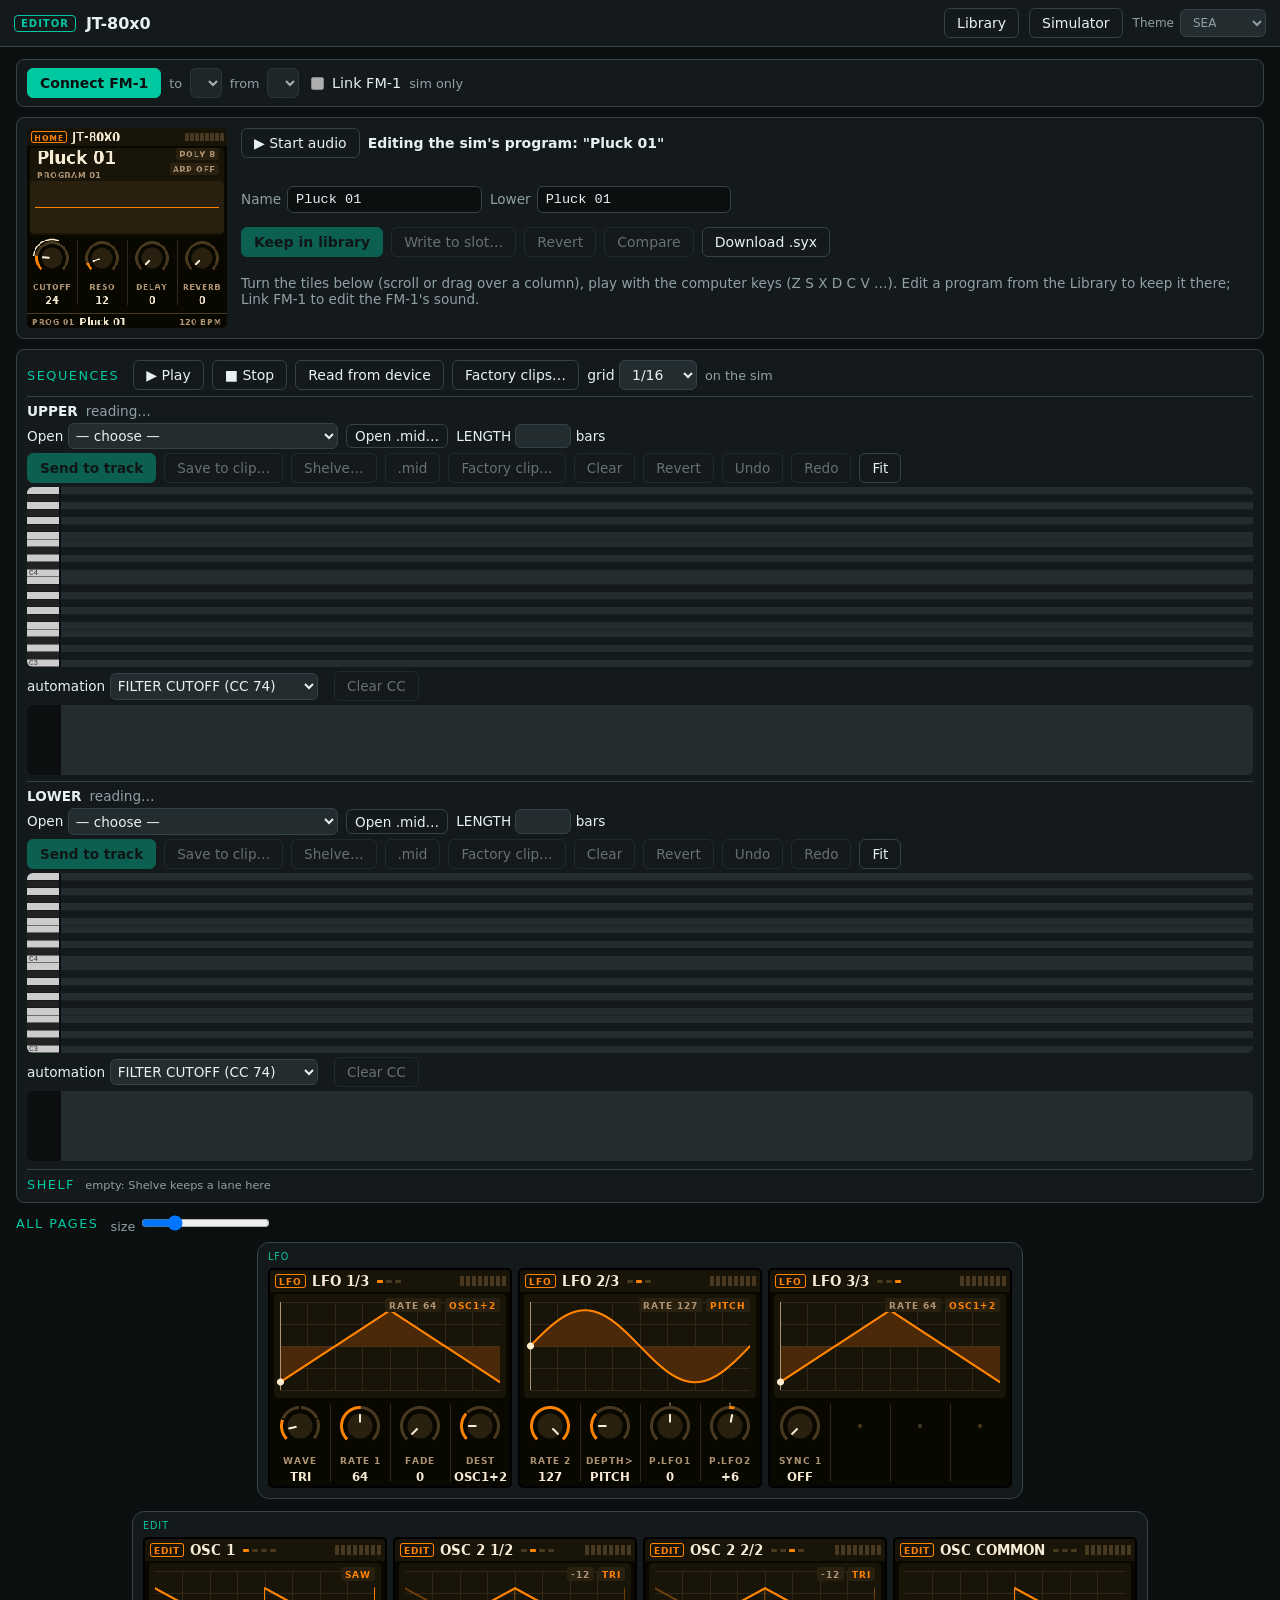
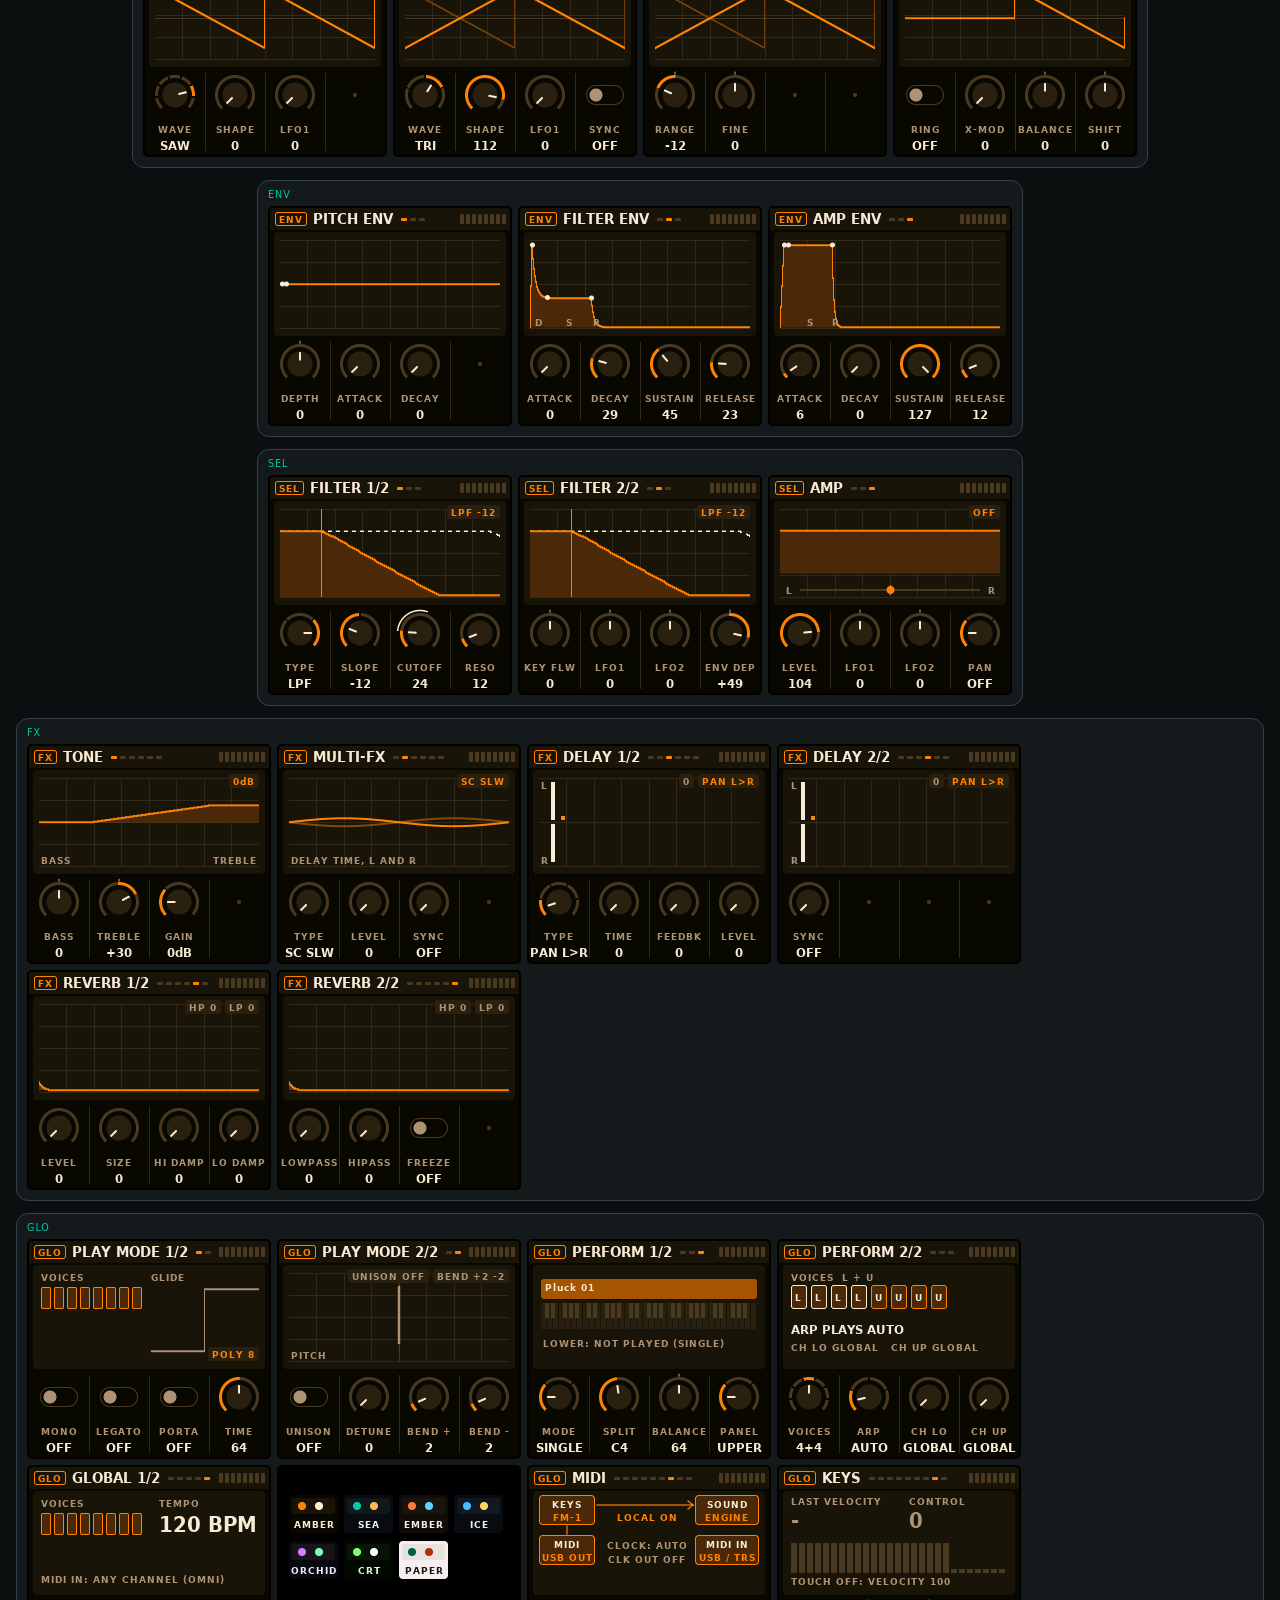
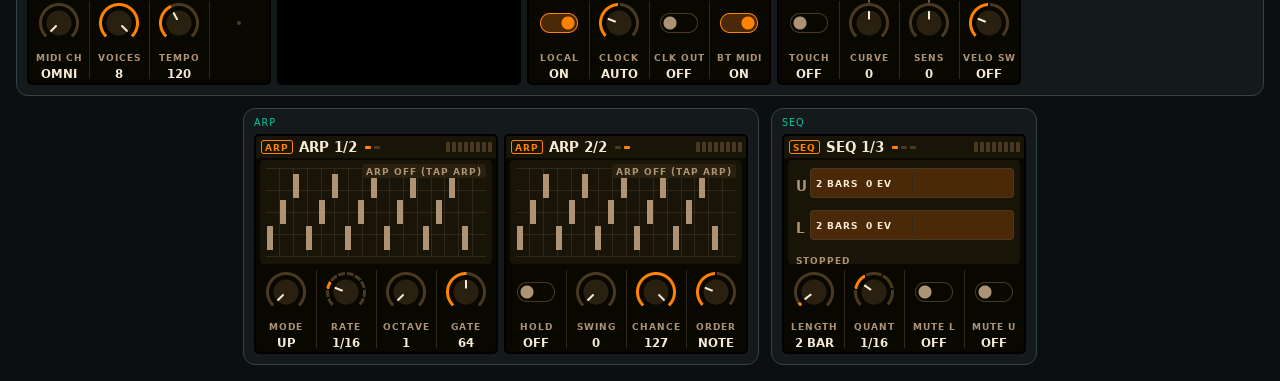
<file: docs/sim/editor.html>
<!doctype html>
<html lang="en" data-theme="amber">
<!-- SPDX-License-Identifier: GPL-3.0-only -->
<meta charset="utf-8">
<meta name="viewport" content="width=device-width, initial-scale=1">
<meta name="fm1-count" content="__COUNT__">
<title>JT-80x0 editor</title>
<!-- The sound editor (Kris 15 Nov 2026: fm1-port/mvance-library-editor-proposal-2026-11-15.md, 5a 6a): the sound
     editing of the old bank editor (Part B, 13 Nov) on a page of its own. It edits what plays: the simulator on this
     page (its screen, every page as a tile you turn, the computer keys), or, with Link FM-1 on, the FM-1's sound (the
     two kept the same both ways: bank/link.js over the firmware's link, mvance.c link_*).
     The banks are the patch library's (../library.html): its Edit sends a program here, and Keep puts the edit back
     into that library slot (BroadcastChannel "mvance-edit"; Send in the library writes it to the FM-1). Write to
     slot puts the edit straight into a program slot on a connected FM-1.
     WebMIDI with SysEx: Chrome or Edge, on https (GitHub Pages) or localhost. ?v=20261123211538: sim/build.sh stamps it. -->
<link rel="stylesheet" href="theme.css?v=20261123211538">
<script src="theme.js?v=20261123211538"></script>
<script src="count.js?v=20261123211538"></script>
<style>
  body { background:var(--bg); color:var(--text); font-family:var(--font); margin:0; padding:16px; }
  .kit-top { margin:-16px -16px 12px; }
  .bar { display:flex; gap:8px; align-items:center; flex-wrap:wrap; margin-bottom:8px; }
  .help { color:var(--dim); font-size:.85rem; margin:4px 0 12px; }
  .help.bad { color:var(--warn); }
  .help.ok { color:var(--ok, var(--theme)); }
  button:disabled { opacity:.4; cursor:default; }
  .fm1 { background:var(--surf); border:1px solid var(--line); border-radius:8px; padding:8px 10px; }
  .fm1 select { background:var(--raised); color:var(--text); border:1px solid var(--line); border-radius:6px; padding:.3rem; max-width:220px; }
  .fm1 .lbl { font-size:.8rem; color:var(--dim); }
  progress { width:140px; }
  /* the sound: the sim's screen and the edit's buttons */
  .sound { display:flex; gap:14px; align-items:flex-start; background:var(--surf); border:1px solid var(--line);
           border-radius:8px; padding:10px; margin:10px 0; }
  #screen { width:200px; height:200px; image-rendering:pixelated; border-radius:6px; background:#000; flex:none; }
  .sound .ctl { flex:1; display:flex; flex-direction:column; gap:6px; }
  #editing { font-weight:600; }
  #editing .mod { color:var(--theme); }
  #from { color:var(--dim); font-size:.85rem; }
  .tog { display:flex; align-items:center; gap:5px; font-size:.9rem; }
  .tog input { accent-color:var(--theme); }
  #linkState { font-size:.8rem; color:var(--dim); }
  #linkState.on { color:var(--ok, var(--theme)); }
  .nm-in { font-size:.85rem; color:var(--dim); display:flex; align-items:center; gap:6px; }
  .nm-in input { width:13em; font:inherit; font-family:ui-monospace,monospace; background:var(--bg); color:var(--text);
                 border:1px solid var(--line); border-radius:6px; padding:.3rem .5rem; }
  .nm-in input:focus { border-color:var(--theme); outline:none; }
  details.pages summary { cursor:pointer; color:var(--theme); font-size:.8rem; letter-spacing:.12em; text-transform:uppercase;
                          display:flex; gap:12px; align-items:center; }
  details.pages summary label { color:var(--dim); text-transform:none; letter-spacing:0; }
  #pages { margin-top:8px; }
  #nosim { display:none; }
  /* the Sequences panel (seq-panel.js) */
  .seqs { background:var(--surf); border:1px solid var(--line); border-radius:8px; padding:10px; margin:10px 0; }
  .seq-top { display:flex; gap:8px; align-items:center; flex-wrap:wrap; margin-bottom:6px; }
  .seq-title { color:var(--theme); font-size:.8rem; letter-spacing:.12em; text-transform:uppercase; margin-right:6px; }
  .seq-dev { font-size:.8rem; color:var(--dim); }
  .lane { border-top:1px solid var(--line); padding-top:6px; margin-top:6px; }
  .lane-bar { display:flex; gap:8px; align-items:center; flex-wrap:wrap; font-size:.85rem; margin-bottom:4px; }
  .lane-src, .lane-info { color:var(--dim); }
  .lane-mod { color:var(--theme); }
  .lane-ask { color:var(--warn); }
  .lane .bad { color:var(--warn); }
  .lane select, .lane input { background:var(--raised); color:var(--text); border:1px solid var(--line); border-radius:6px; padding:.2rem; }
  .lane input[type=number] { width:3.5em; }
  canvas.roll { width:100%; height:180px; display:block; border-radius:6px; cursor:crosshair; }
  canvas.roll:focus, canvas.auto:focus { outline:1px solid var(--theme); }
  canvas.auto { width:100%; height:70px; display:block; border-radius:6px; margin-top:2px; cursor:crosshair; }
  .lane-autobar { margin-top:4px; }
  .lane-autoinfo { color:var(--dim); }
  .lane-imp { background:var(--raised); border-radius:6px; padding:4px 6px; }
  .lane-file { font-weight:600; }
  .lane-how { color:var(--dim); }
  .seqs label.btn { cursor:pointer; border:1px solid var(--line); border-radius:6px; padding:.2rem .5rem; }
  .shelf { border-top:1px solid var(--line); padding-top:6px; margin-top:8px; font-size:.85rem; }
  .shelf-item { display:inline-flex; gap:3px; align-items:center; background:var(--raised); border-radius:6px; padding:2px 6px; margin:2px 4px 2px 0; }
  .shelf-item small, .shelf small { color:var(--dim); }
  .seqs [hidden] { display:none !important; }   /* (hidden wins over .lane-bar's flex: the import bar with no file open) */
  /* the Factory clips dialog (seq-picker.js, Kris 21 Nov) */
  .picker { border:1px solid var(--theme); border-radius:8px; padding:8px; margin-top:8px; background:var(--bg); font-size:.85rem; }
  .pk-top { display:flex; gap:8px; align-items:center; flex-wrap:wrap; margin-bottom:6px; }
  .pk-top input[type=search] { background:var(--raised); color:var(--text); border:1px solid var(--line); border-radius:6px; padding:.2rem .4rem; width:12em; }
  .pk-info { color:var(--dim); }
  .picker label.btn { cursor:pointer; border:1px solid var(--line); border-radius:6px; padding:.2rem .5rem; }
  .pk-cols { display:grid; grid-template-columns:1fr 1fr; gap:10px; }
  .pk-col { max-height:420px; overflow:auto; border-top:1px solid var(--line); padding-top:4px; }
  .pk-h { color:var(--theme); font-size:.75rem; letter-spacing:.1em; text-transform:uppercase; margin-bottom:4px; }
  .pk-h small { color:var(--dim); text-transform:none; letter-spacing:0; }
  .pk-file { margin-top:6px; }
  .pk-part { display:flex; gap:6px; align-items:center; padding-left:14px; }
  .pk-part small, .pk-list small { color:var(--dim); }
  .pk-roll { width:132px; height:22px; background:var(--surf); border-radius:3px; flex:none; }
  .pk-list { margin:0; padding-left:0; list-style:none; }
  .pk-list li { display:flex; gap:5px; align-items:center; flex-wrap:wrap; padding:3px 4px; border-bottom:1px solid var(--line); cursor:grab; }
  .pk-f { font-weight:600; color:var(--theme); min-width:2.6em; }
  .pk-list input { background:var(--raised); color:var(--text); border:1px solid var(--line); border-radius:6px; padding:.15rem .3rem; }
  .pk-list input.pk-name { width:11em; font-family:ui-monospace,monospace; }
  .pk-list input[type=number] { width:3.2em; }
  .picker .bad { color:var(--warn); }
  .pk-help { margin-top:6px; color:var(--dim); }
</style>
<header class="kit-top">
  <span class="badge">EDITOR</span>
  <span class="name">JT-80x0</span>
  <span class="spacer"></span>
  <a class="btn" href="../library.html" target="mvance-library">Library</a>
  <a class="btn" href="index.html">Simulator</a>
  <label>Theme <select data-theme-picker aria-label="Theme"></select></label>
</header>
<div class="bar fm1">
  <button id="connect" class="primary">Connect FM-1</button>
  <span class="lbl">to</span><select id="outSel" disabled aria-label="MIDI out to the FM-1"></select>
  <span class="lbl">from</span><select id="inSel" disabled aria-label="MIDI in from the FM-1"></select>
  <label class="tog" title="keep the FM-1's sound and this page's the same, both ways (connect first)">
    <input type="checkbox" id="link" disabled> Link FM-1</label>
  <span id="linkState">sim only</span>
  <progress id="prog" max="1" value="0" hidden></progress>
</div>
<section class="sound" id="sound">
  <canvas id="screen" width="240" height="240" title="the simulator's screen"></canvas>
  <div class="ctl">
    <div class="bar">
      <button id="audio">&#9654; Start audio</button>
      <span id="editing">Editing: the sim's program</span>
    </div>
    <div class="bar"><span id="from"></span></div>
    <div class="bar" title="the patch names (16 characters): Name is the upper patch's, which is the program's">
      <label class="nm-in">Name <input type="text" id="nameUp" maxlength="16" spellcheck="false" autocomplete="off"></label>
      <label class="nm-in">Lower <input type="text" id="nameLo" maxlength="16" spellcheck="false" autocomplete="off"></label>
    </div>
    <div class="bar">
      <button id="keep" class="primary" disabled title="put the edit back into the library slot it came from (Send there writes it to the FM-1)">Keep in library</button>
      <button id="write" disabled title="write the edit into a program slot on the connected FM-1">Write to slot&hellip;</button>
      <button id="revert" disabled title="back to the sound as it was opened">Revert</button>
      <button id="compare" disabled title="hear the sound as it was opened; press again for the edit">Compare</button>
      <button id="save" title="the edit as a .syx file (one program; the library opens it)">Download .syx</button>
    </div>
    <p class="help" id="status">Turn the tiles below (scroll or drag over a column), play with the computer keys
      (Z S X D C V &hellip;). Edit a program from the Library to keep it there; Link FM-1 to edit the FM-1's sound.</p>
  </div>
</section>
<section class="seqs" id="seq"></section>
<p class="help bad" id="nosim">The simulator is not built here (sim/build.sh), so there is nothing to edit.</p>
<details class="pages" open>
  <summary>All pages <label>size <input id="tileSize" type="range" min="168" max="480" step="24" value="240" title="240: the screen's own size (sharpest)"></label></summary>
  <div id="pages"></div>
</details>
<script src="mvance.js?v=20261123211538"></script>   <!-- the simulator (built by sim/build.sh) -->
<script type="module" src="editor.js?v=20261123211538"></script>
</file>
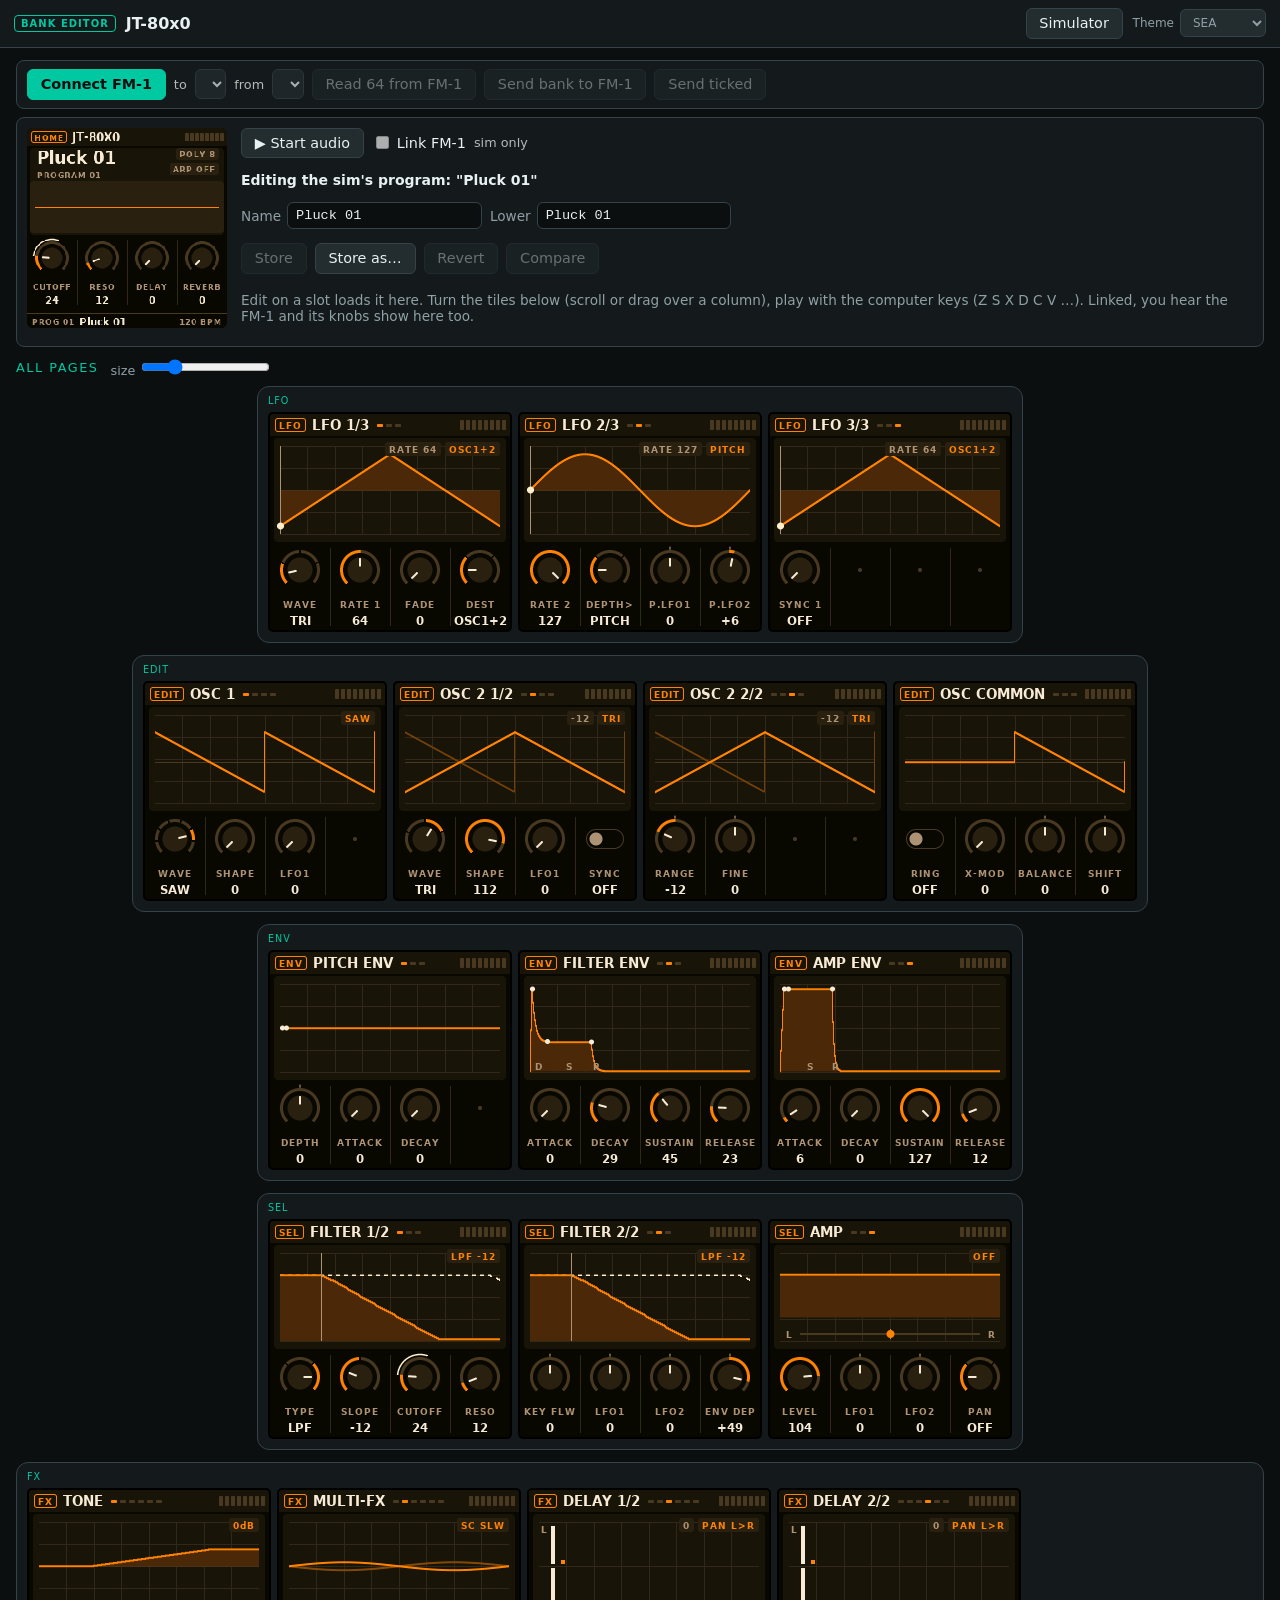
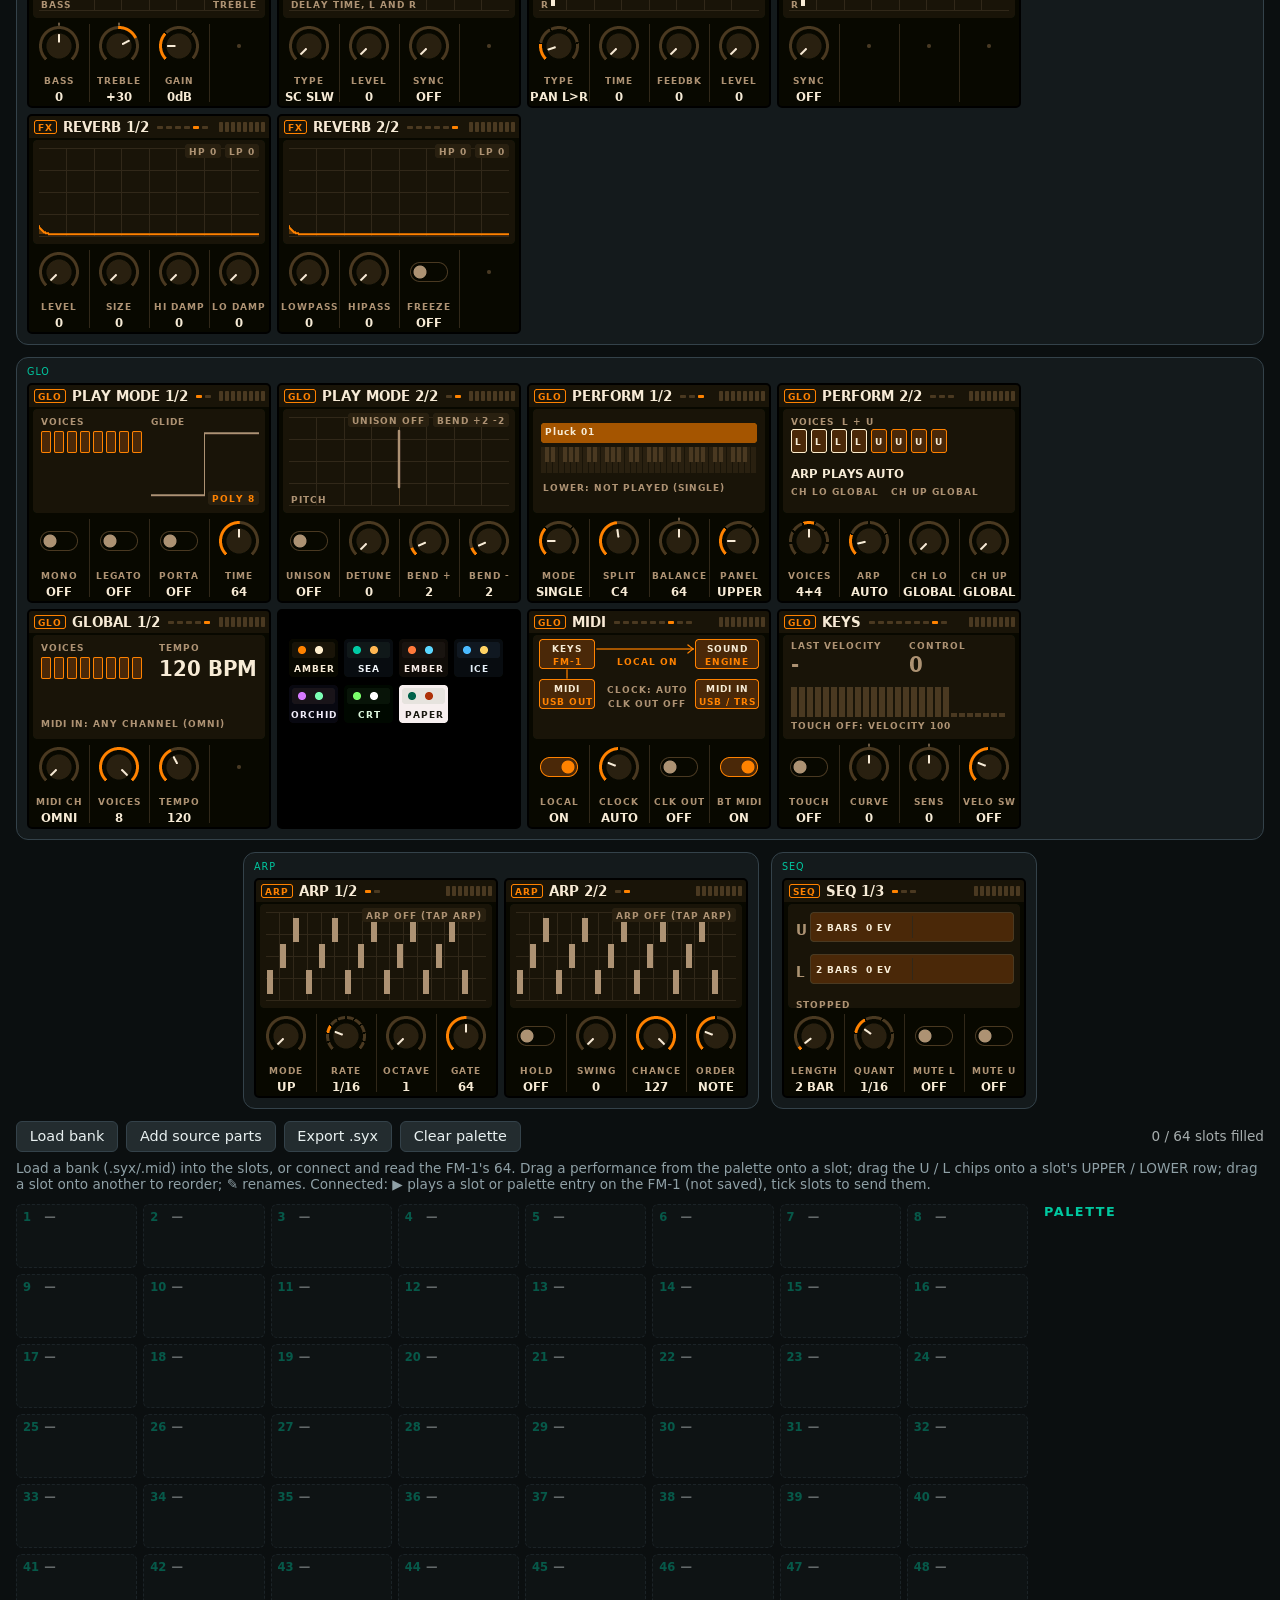
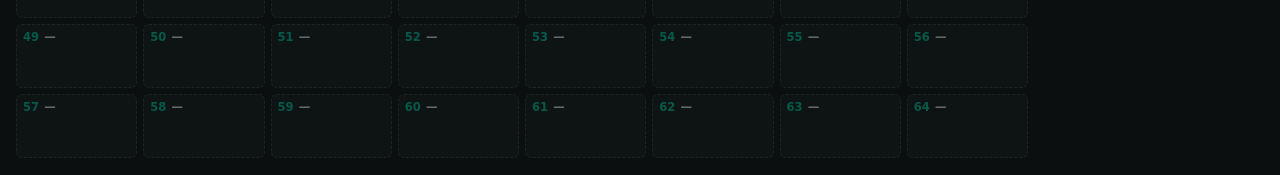
<file: docs/sim/bank/editor.html>
<!doctype html>
<html lang="en" data-theme="sea">
<!-- SPDX-License-Identifier: GPL-3.0-only -->
<meta charset="utf-8">
<meta name="viewport" content="width=device-width, initial-scale=1">
<title>JT-80x0 bank editor</title>
<!-- One place to build a bank and send it (Kris 12 Nov, B1): arrange 64 slots by drag and drop (editor.js on
     bank-model.js), and, connected to the FM-1 over WebMIDI (fm1-midi.js, the bank tool's transfer code), play any
     slot or palette entry, send the bank or the ticked slots, and read the FM-1's 64 programs into the grid.
     WebMIDI with SysEx: Chrome or Edge, on https (GitHub Pages) or localhost.
     Part B (Kris 13 Nov): the simulator on this page as the edit buffer (its screen, every page as a tile, the
     computer keys), Edit / Store / Store as / Revert / Compare on the slots, and Link FM-1: the FM-1's sound and the
     sim's kept the same both ways (link.js). ?v=20261123211538: sim/build.sh stamps the build, so no stale script. -->
<link rel="stylesheet" href="../theme.css?v=20261123211538">
<script src="../theme.js?v=20261123211538"></script>
<style>
  :root { --amber:var(--theme); --card:var(--surf); --over:var(--fill); }   /* fm1-kit theme.css's tokens */
  body { background:var(--bg); color:var(--text); font-family:var(--font); margin:0; padding:16px; }
  .kit-top { margin:-16px -16px 12px; }
  h2 { font-size:.8rem; letter-spacing:.12em; text-transform:uppercase; color:var(--amber); margin:0 0 8px; }
  .bar { display:flex; gap:8px; align-items:center; flex-wrap:wrap; margin-bottom:8px; }
  .btn, button { font-size:.9rem; padding:.4rem .8rem; border:1px solid var(--line); border-radius:6px;
                 background:var(--raised); color:var(--text); cursor:pointer; }
  #count { margin-left:auto; opacity:.7; font-size:.85rem; }
  .help { color:var(--dim); font-size:.85rem; margin:4px 0 12px; }
  .help.bad { color:var(--warn); opacity:1; }
  .wrap { display:flex; gap:16px; align-items:flex-start; }
  .grid { display:grid; grid-template-columns:repeat(8, 1fr); gap:6px; flex:1; }
  .slot { background:var(--card); border:1px solid var(--line); border-radius:6px; padding:5px 6px; font-size:.72rem;
          min-height:52px; }
  .slot.empty { opacity:.4; border-style:dashed; }
  .slot.over { border-color:var(--amber); background:var(--over); }
  .hd { display:flex; align-items:center; gap:5px; }
  .no { color:var(--amber); font-weight:700; min-width:1.4em; }
  .nm { flex:1; font-weight:600; white-space:nowrap; overflow:hidden; text-overflow:ellipsis; }
  .ren { padding:0 4px; font-size:.7rem; border:none; background:none; color:var(--dim); }
  .part { margin-top:3px; padding:2px 4px; border-radius:4px; background:var(--bg); color:var(--dim); white-space:nowrap;
          overflow:hidden; text-overflow:ellipsis; }
  .part.over { background:var(--over); color:var(--text); }
  aside { width:220px; flex:none; }
  #palette { display:flex; flex-direction:column; gap:4px; max-height:72vh; overflow:auto; }
  .pal { display:flex; align-items:center; gap:6px; background:var(--card); border:1px solid var(--line);
         border-radius:6px; padding:4px 6px; font-size:.8rem; }
  .pnm { flex:1; cursor:grab; white-space:nowrap; overflow:hidden; text-overflow:ellipsis; }
  .chip { cursor:grab; background:var(--raised); border:1px solid var(--line); border-radius:4px; padding:0 6px;
          font-size:.7rem; color:var(--amber); }
  .fm1 { background:var(--surf); border:1px solid var(--line); border-radius:8px; padding:8px 10px; }
  .fm1 select { background:var(--raised); color:var(--text); border:1px solid var(--line); border-radius:6px; padding:.3rem; max-width:220px; }
  .fm1 .lbl { font-size:.8rem; opacity:.75; }
  button.primary { background:var(--amber); color:var(--on-theme); border-color:var(--amber); font-weight:600; }
  button:disabled { opacity:.4; cursor:default; }
  progress { width:140px; }
  .play { padding:0 5px; font-size:.7rem; border:1px solid var(--line); border-radius:4px; background:var(--raised); color:var(--amber); }
  .sel { margin:0; accent-color:var(--amber); }
  .slot.ticked { border-color:var(--amber); }
  .help.ok { color:var(--ok); opacity:1; }
  /* the sound (Part B): the sim's screen, the edit buffer's buttons, the tiles */
  .sound { display:flex; gap:14px; align-items:flex-start; background:var(--surf); border:1px solid var(--line);
           border-radius:8px; padding:10px; margin-bottom:10px; }
  #screen { width:200px; height:200px; image-rendering:pixelated; border-radius:6px; background:#000; flex:none; }
  .sound .ctl { flex:1; display:flex; flex-direction:column; gap:6px; }
  #editing { font-weight:600; }
  #editing .mod { color:var(--amber); }
  .tog { display:flex; align-items:center; gap:5px; font-size:.9rem; }
  .tog input { accent-color:var(--amber); }
  #linkState { font-size:.8rem; opacity:.75; }
  #linkState.on { color:var(--ok); opacity:1; }
  .slot.editing { outline:2px solid var(--amber); }
  .slot.onfm1 .no::after { content:" ●"; color:var(--ok); }   /* the program the FM-1 plays (linked) */
  .slot .edit { padding:0 5px; font-size:.7rem; border:1px solid var(--line); border-radius:4px; background:var(--raised); color:var(--text); }
  .nm-in { font-size:.85rem; color:var(--dim); display:flex; align-items:center; gap:6px; }
  .nm-in input { width:13em; font:inherit; font-family:ui-monospace,monospace; background:var(--bg); color:var(--text);
                 border:1px solid var(--line); border-radius:6px; padding:.3rem .5rem; }
  .nm-in input:focus { border-color:var(--amber); outline:none; }
  details.pages { margin-bottom:12px; }
  details.pages summary { cursor:pointer; color:var(--amber); font-size:.8rem; letter-spacing:.12em; text-transform:uppercase;
                          display:flex; gap:12px; align-items:center; }
  details.pages summary label { color:var(--dim); text-transform:none; letter-spacing:0; }
  #pages { margin-top:8px; }
</style>
<header class="kit-top">
  <span class="badge">BANK EDITOR</span>
  <span class="name">JT-80x0</span>
  <span class="spacer"></span>
  <a class="btn" href="../index.html">Simulator</a>
  <label>Theme <select data-theme-picker aria-label="Theme"></select></label>
</header>
<div class="bar fm1">
  <button id="connect" class="primary">Connect FM-1</button>
  <span class="lbl">to</span><select id="outSel" disabled></select>
  <span class="lbl">from</span><select id="inSel" disabled></select>
  <button id="readAll" disabled title="replace the 64 slots with the programs on the FM-1">Read 64 from FM-1</button>
  <button id="sendBank" disabled title="write every filled slot to the same slot on the FM-1">Send bank to FM-1</button>
  <button id="sendSel" disabled title="write the ticked slots to the same slots on the FM-1">Send ticked</button>
  <progress id="prog" max="1" value="0" hidden></progress>
</div>
<section class="sound" id="sound">
  <canvas id="screen" width="240" height="240" title="the simulator's screen"></canvas>
  <div class="ctl">
    <div class="bar">
      <button id="audio">&#9654; Start audio</button>
      <label class="tog" title="keep the FM-1's sound and this page's the same, both ways (connect first)">
        <input type="checkbox" id="link" disabled> Link FM-1</label>
      <span id="linkState">sim only</span>
    </div>
    <div class="bar">
      <span id="editing">Editing: the sim's program</span>
    </div>
    <div class="bar" title="the edit buffer's patch names (16 characters): Name is the upper patch's, which is the program's">
      <label class="nm-in">Name <input type="text" id="nameUp" maxlength="16" spellcheck="false" autocomplete="off"></label>
      <label class="nm-in">Lower <input type="text" id="nameLo" maxlength="16" spellcheck="false" autocomplete="off"></label>
    </div>
    <div class="bar">
      <button id="store" disabled title="keep the edit in the slot being edited">Store</button>
      <button id="storeAs" title="keep the edit in a slot you choose">Store as&hellip;</button>
      <button id="revert" disabled title="back to the slot as it is stored">Revert</button>
      <button id="compare" disabled title="hear the stored slot; press again for the edit">Compare</button>
    </div>
    <p class="help" id="soundHelp">Edit on a slot loads it here. Turn the tiles below (scroll or drag over a column),
      play with the computer keys (Z S X D C V &hellip;). Linked, you hear the FM-1 and its knobs show here too.</p>
  </div>
</section>
<details class="pages" open>
  <summary>All pages <label>size <input id="tileSize" type="range" min="168" max="480" step="24" value="240" title="240: the screen's own size (sharpest)"></label></summary>
  <div id="pages"></div>
</details>
<div class="bar">
  <label class="btn">Load bank<input type="file" id="loadBank" accept=".syx,.mid,.midi" hidden></label>
  <label class="btn">Add source parts<input type="file" id="addSrc" accept=".syx,.mid,.midi" hidden></label>
  <button id="export">Export .syx</button>
  <button id="clearPal">Clear palette</button>
  <span id="count"></span>
</div>
<p id="status" class="help">Load a bank (.syx/.mid) into the slots, or connect and read the FM-1's 64. Drag a performance
  from the palette onto a slot; drag the U / L chips onto a slot's UPPER / LOWER row; drag a slot onto another to
  reorder; ✎ renames. Connected: ▶ plays a slot or palette entry on the FM-1 (not saved), tick slots to send them.</p>
<div class="wrap">
  <div id="grid" class="grid"></div>
  <aside><h2>Palette</h2><div id="palette"></div></aside>
</div>
<script src="../mvance.js?v=20261123211538"></script>   <!-- the simulator (built by sim/build.sh); missing: the page works without it -->
<script type="module" src="editor.js?v=20261123211538"></script>
</file>
<file: docs/sim/theme.css>
/* SPDX-License-Identifier: GPL-3.0-only
 * fm1-kit: the web pages' look (simulators, editors, the library), from the FM-1 screen's six themes. One file, the
 * same in every firmware's pages; theme.js picks the theme and remembers it ("fm1-theme", per site).
 *   <html data-theme="sea">   <link rel="stylesheet" href="theme.css">   <script src="theme.js"></script>
 *   <select data-theme-picker></select>  is filled and wired by theme.js */
:root, [data-theme="sea"] {
  --bg: #0B0F10; --surf: #141A1C; --raised: #232C2F; --line: #34424A; --dim: #8FA0A6; --text: #E8F0F0;
  --theme: #00C8A0; --accent: #FFB454; --warn: #FF8C28; --on-theme: #0B0F10; --ok: #48D17A;
}
[data-theme="ember"] { --bg: #100D0B; --surf: #1B1613; --raised: #2D2520; --line: #463A32; --dim: #A8988C; --text: #F3EAE2; --theme: #FF7A3D; --accent: #5CD6FF; --warn: #FFD166; --on-theme: #100D0B; }
[data-theme="ice"] { --bg: #0A0D12; --surf: #131822; --raised: #212A38; --line: #33405A; --dim: #8E9BB3; --text: #E6ECF7; --theme: #4DB8FF; --accent: #FFD166; --warn: #FF8C28; --on-theme: #0A0D12; }
[data-theme="orchid"] { --bg: #0E0B12; --surf: #18141F; --raised: #282233; --line: #3F3652; --dim: #A297B5; --text: #EEE8F7; --theme: #D07BFF; --accent: #7DFFB0; --warn: #FF8C28; --on-theme: #0E0B12; }
[data-theme="crt"] { --bg: #060A06; --surf: #0D140D; --raised: #182418; --line: #27402A; --dim: #7FA884; --text: #D8F5D8; --theme: #7CFF6B; --accent: #FFFFFF; --warn: #FFAA28; --on-theme: #060A06; }
[data-theme="paper"] { --bg: #F2EFE8; --surf: #E7E3D9; --raised: #FBFAF6; --line: #BDB7A9; --dim: #5C584F; --text: #1A1917; --theme: #06614F; --accent: #A8330A; --warn: #A8330A; --on-theme: #FFFFFF; --ok: #1E7A3C; }
/* AMBER (0.2.0): M-vance's screen theme, the JP-8080's orange display */
[data-theme="amber"] { --bg: #0E0A06; --surf: #1A140C; --raised: #2C2214; --line: #4A3820; --dim: #A89070; --text: #F5E8D6; --theme: #FF8000; --accent: #FFECC8; --warn: #FF4D3D; --on-theme: #0E0A06; }
:root {
  --fill: color-mix(in srgb, var(--theme) 20%, var(--surf));
  --grid: color-mix(in srgb, var(--line) 55%, var(--surf));
  --font: "Segoe UI", system-ui, -apple-system, Roboto, sans-serif;
}
body { background: var(--bg); color: var(--text); font: 400 14px var(--font); }
button, select, input { font: inherit; color: inherit; }
button, .btn {
  background: transparent; border: 1px solid var(--line); border-radius: 6px; padding: 6px 12px; cursor: pointer;
  color: var(--text); text-decoration: none; display: inline-flex; align-items: center; gap: 6px; white-space: nowrap;
}
button:hover:not(:disabled), .btn:hover { border-color: var(--theme); }
button:disabled { opacity: 0.45; cursor: default; }
button.primary, .btn.primary { background: var(--theme); border-color: var(--theme); color: var(--on-theme); font-weight: 600; }
select, input[type="text"], input[type="search"], input:not([type]) {
  background: var(--bg); border: 1px solid var(--line); border-radius: 6px; padding: 5px 8px;
}
select { background: var(--raised); }
input[type="checkbox"], input[type="radio"] { accent-color: var(--theme); }
:focus-visible { outline: 2px solid var(--accent); outline-offset: 1px; }
a { color: var(--theme); }
.badge { font-size: 10px; font-weight: 700; letter-spacing: 1px; color: var(--theme); border: 1.5px solid var(--theme); border-radius: 4px; padding: 2px 6px; }
.lab { font-size: 10px; font-weight: 700; letter-spacing: 1.2px; color: var(--dim); text-transform: uppercase; }
.chip { border: none; border-radius: 11px; padding: 3px 9px; font-size: 11px; font-weight: 700; background: var(--raised); color: var(--dim); }
.chip.on { background: var(--theme); color: var(--on-theme); }
.panel { background: var(--surf); border: 1px solid var(--line); border-radius: 10px; }
.kit-top {
  display: flex; flex-wrap: wrap; align-items: center; gap: 8px 10px; padding: 8px 14px;
  background: var(--surf); border-bottom: 1px solid var(--line);
}
.kit-top .name { font-size: 16px; font-weight: 700; }
.kit-top .spacer { flex: 1; }
.kit-top label { display: inline-flex; align-items: center; gap: 6px; font-size: 12px; color: var(--dim); }
</file>
<file: docs/sim/sim.css>
/* SPDX-License-Identifier: GPL-3.0-only
 * fm1-kit: the FM-1 simulator's panel (the same in every firmware's simulator), on theme.css's tokens.
 * The markup: .topbar, .synth > .top (.kgrid | .lcd | .right), #kbwell > #keys, .help (as M-vance's sim/index.html). */
* { box-sizing: border-box; }
body { margin: 0; display: flex; flex-direction: column; align-items: center; min-height: 100vh; }
.kit-top { align-self: stretch; }
.page { display: flex; flex-direction: column; align-items: center; padding: 18px; width: 100%; }
.topbar { display: flex; flex-wrap: wrap; gap: 8px; align-items: center; justify-content: center; margin-bottom: 14px; }
.mode { font-size: 12px; padding: 6px 10px; border-radius: 6px; background: var(--raised); color: var(--dim); white-space: nowrap; }
.mode.on { background: var(--fill); color: var(--ok, var(--theme)); }
.link { display: flex; align-items: center; gap: 6px; font-size: 13px; padding: 5px 10px; border-radius: 6px;
        background: var(--raised); color: var(--text); }
.link.off { opacity: 0.45; }

.synth { background: var(--surf); border: 1px solid var(--line); border-radius: 16px; padding: 20px; width: 800px;
         max-width: 100%; box-shadow: 0 10px 30px rgba(0, 0, 0, 0.35); }
.top { display: grid; grid-template-columns: auto 240px 1fr; gap: 16px; align-items: start; }

/* knobs: the screen's knob, flat: a ring, a cap, the pointer in the theme colour */
.kgrid { display: grid; grid-template-columns: 1fr 1fr; gap: 12px 14px; }
.kwrap { display: flex; flex-direction: column; align-items: center; gap: 5px; width: 60px; }
.klabel { font-size: 10px; font-weight: 700; letter-spacing: 1px; color: var(--dim); text-transform: uppercase; height: 1em; white-space: nowrap; }
.knob { width: 46px; height: 46px; border-radius: 50%; position: relative; cursor: ns-resize; touch-action: none;
        background: var(--raised); border: 3px solid var(--line); }
.knob:hover { border-color: var(--theme); }
.knob .ind { position: absolute; left: 50%; top: 4px; width: 3px; height: 13px; margin-left: -1.5px; border-radius: 2px;
             background: var(--text); transform-origin: 50% 16px; }

/* the screen */
.lcd { background: #000; border-radius: 12px; padding: 10px; box-shadow: inset 0 0 0 2px var(--line); }
#screen { width: 220px; height: 220px; display: block; image-rendering: pixelated; border-radius: 4px; background: #000; }

/* knob row and buttons */
.right { display: flex; flex-direction: column; gap: 12px; }
.krow { display: flex; gap: 10px; justify-content: space-between; }
.btngrid { display: grid; grid-template-columns: repeat(6, 1fr); gap: 6px; }
.btngrid button, .octrow button {
  justify-content: center; font-size: 11px; font-weight: 700; letter-spacing: 0.5px; color: var(--text);
  background: var(--raised); border: 1px solid var(--line); border-radius: 7px; padding: 9px 0; }
.btngrid button.rec { color: var(--warn); }
.btngrid button.on, .octrow button.on, .btngrid button.lit { background: var(--theme); color: var(--on-theme); border-color: var(--theme); }
.octrow { grid-column: 1 / span 2; display: flex; gap: 10px; margin-top: 2px; }
.octrow button { flex: 1; }

/* the keyboard */
#kbwell { background: var(--bg); border: 1px solid var(--line); border-radius: 14px; padding: 14px 16px; margin-top: 18px;
          display: flex; justify-content: center; overflow-x: auto; }
#keys { position: relative; height: 120px; }
.key { position: absolute; top: 0; cursor: pointer; touch-action: none; border: 1px solid var(--bg); }
.key.white { width: 34px; height: 120px; border-radius: 0 0 8px 8px; z-index: 1; background: var(--raised);
             box-shadow: inset 0 -4px 0 var(--line); }
.key.black { width: 22px; height: 74px; border-radius: 0 0 6px 6px; z-index: 2; background: var(--line); }
[data-theme="paper"] .key.black { background: var(--text); }
.key.on { background: var(--theme) !important; }

.help { color: var(--dim); background: var(--surf); border: 1px solid var(--line); border-radius: 10px; padding: 8px 14px;
        font-size: 12px; margin-top: 12px; text-align: center; max-width: 800px; line-height: 1.5; }
.help kbd { font: 11px ui-monospace, monospace; background: var(--raised); border-radius: 3px; padding: 0 4px; color: var(--text); }
@media (max-width: 820px) { .top { grid-template-columns: 1fr; justify-items: center; } }
</file>
